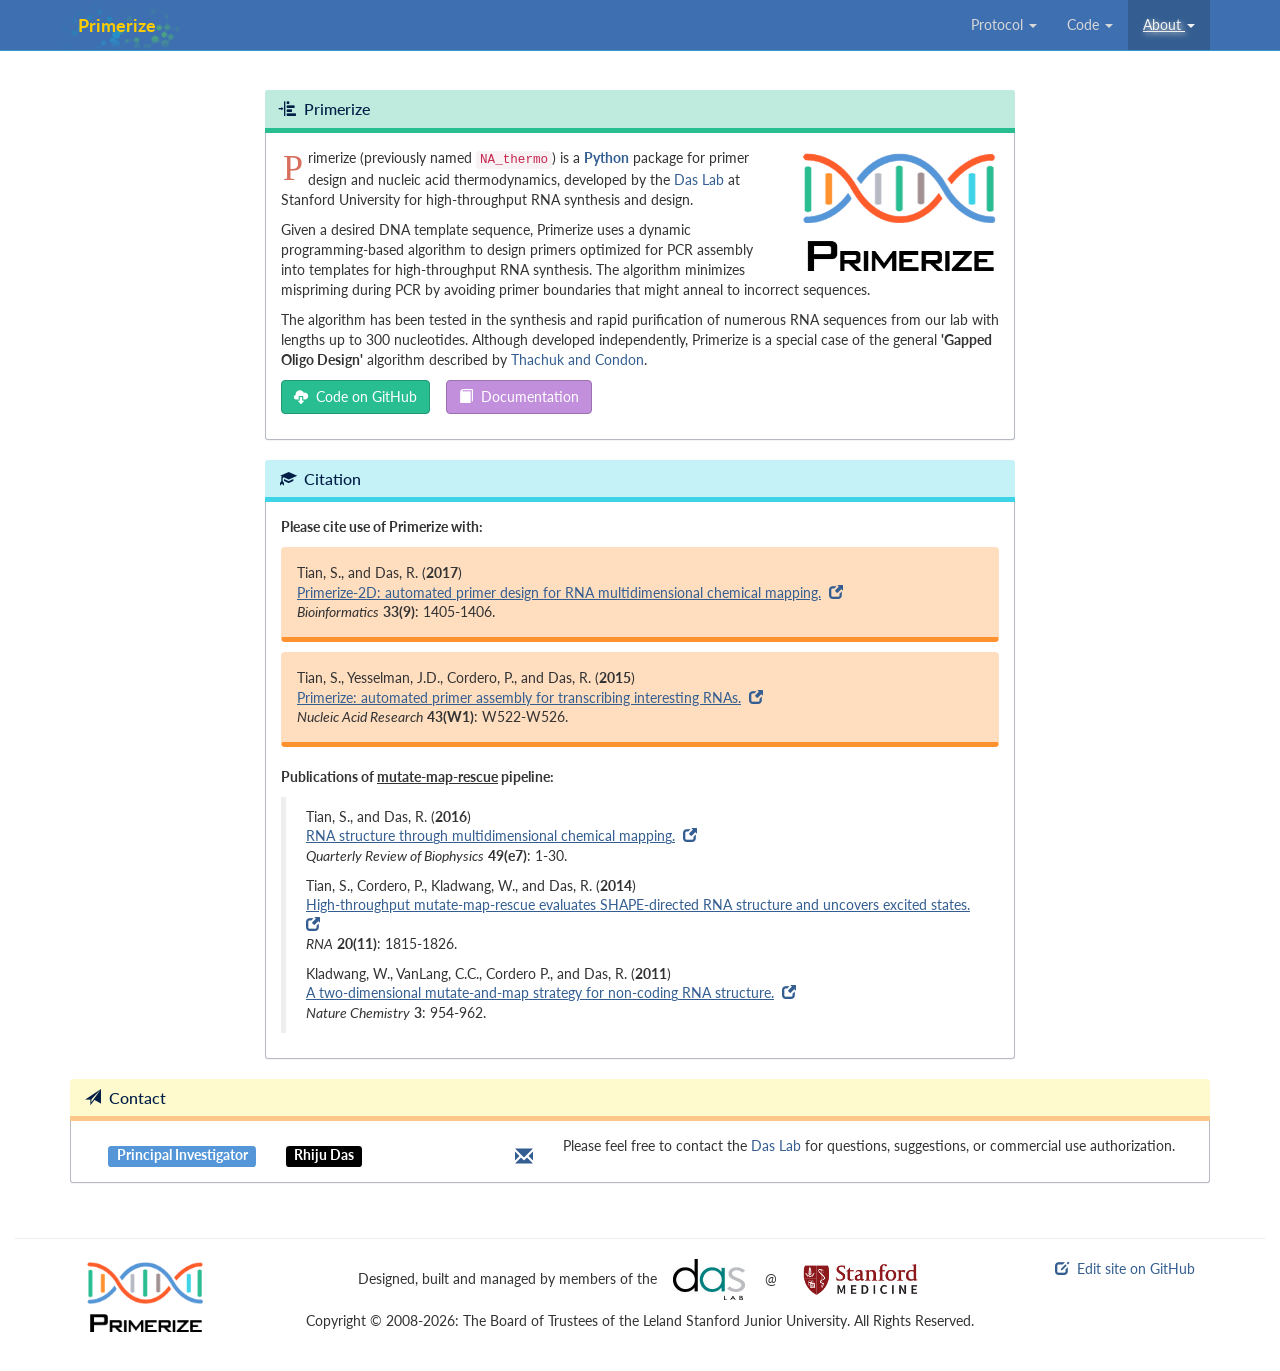
<file: index.html>
<!DOCTYPE html>
<html xmlns="http://www.w3.org/1999/xhtml">
  <head>
    <meta http-equiv="Content-Type" content="text/html; charset=UTF-8">
    <meta name="viewport" content="width=device-width, initial-scale=1">
    <title>Primerize: Primer Design for PCR Assembly</title>
    <link rel="shortcut icon" type="image/gif" href="/assets/images/icon_primerize.png" />
    <link rel="icon" type="image/gif" href="/assets/images/icon_primerize.png" />
    <link rel="stylesheet" href="/assets/css/bootstrap.min.css">
    <link rel="stylesheet" href="/assets/css/theme.css">
    <link rel="stylesheet" href="/assets/css/palette.css">
    <script src="/assets/js/jquery.min.js"></script>
    <script src="/assets/js/bootstrap.min.js"></script>
    <script>
      $(document).ready(function() {
        var today = new Date();
        $("#cp_year").text(today.getFullYear());
        $(".dropdown").hover(
          function(){ $(this).addClass("open"); },
          function(){ $(this).removeClass("open"); }
        );
        $("#top").on("click", function(event) {
          event.preventDefault();
          $("html, body").stop().animate({"scrollTop": 0}, 250);
        });
        if (window.location.hash) {
          setTimeout(function() {
            $('html, body').animate({"scrollTop": $(window.location.hash).offset().top - 75}, 500);
          }, 100);
        }
      });
    </script>
  </head>

  <body>
    <div class="navbar navbar-fixed-top" role="navigation" id="navbar">
      <div class="container">
        <div class="navbar-header">
          <button type="button" class="navbar-toggle" data-toggle="collapse" data-target=".navbar-collapse">
            <span class="sr-only">Toggle navigation</span>
            <span class="icon-bar"></span>
            <span class="icon-bar"></span>
            <span class="icon-bar"></span>
          </button>
          <a class="navbar-brand" href="/">&nbsp;&nbsp;<span>Primerize</span>&nbsp;&nbsp;</a>
        </div>

        <div class="collapse navbar-collapse navbar-right">
          <ul class="nav navbar-nav" id="nav">
            <li class="dropdown" id="nav_protocol">
              <a href="/protocol/" class="dropdown-toggle" role="button">
                Protocol <span class="caret"></span>
              </a>
              <ul class="dropdown-menu nav nav-pills nav-stacked" role="menu">
                <li class="li-danger"><a href="/protocol/#pipe"><span class="glyphicon glyphicon-bookmark"></span>&nbsp;&nbsp;Pipeline Overview</a></li>
                <li class="divider"></li>
                <li class="li-magenta"><a href="/protocol/#temp_design"><span class="glyphicon glyphicon-edit"></span>&nbsp;&nbsp;Section #1: DNA Template Design</a></li>
                <li class="li-violet"><a href="/protocol/#IDT"><span class="glyphicon glyphicon-shopping-cart"></span>&nbsp;&nbsp;Section #2: IDT Oligo Ordering</a></li>
                <li class="li-dark-red"><a href="/protocol/#PCR"><span class="glyphicon glyphicon-transfer"></span>&nbsp;&nbsp;Section #3: PCR Assembly Protocol</a></li>
                <li class="li-brown"><a href="/protocol/#TX"><span class="glyphicon glyphicon-random"></span>&nbsp;&nbsp;Section #4: <i>In Vitro</i> Transcription</a></li>
                <li class="li-orange"><a href="/protocol/#par_prep"><span class="glyphicon glyphicon-th"></span>&nbsp;&nbsp;Section #5: Massively Parallel Preparation</a></li>
              </ul>
            </li>
            <li class="dropdown" id="nav_code">
              <a href="/code/" class="dropdown-toggle" role="button">
                Code <span class="caret"></span>
              </a>
              <ul class="dropdown-menu nav nav-pills nav-stacked" role="menu">
                <li class="li-lime"><a href="https://github.com/ribokit/Primerize" target="_blank" rel="noopener noreferrer external"><span class="glyphicon glyphicon-cloud-download"></span>&nbsp;&nbsp;GitHub</a></li>
                <li class="li-teal"><a href="https://ribokit.github.io/Primerize/" target="_blank" rel="noopener noreferrer external"><span class="glyphicon glyphicon-book"></span>&nbsp;&nbsp;Documentation</a></li>
              </ul>
            </li>
            <li class="dropdown active" id="nav_about">
              <a href="/" class="dropdown-toggle" role="button">
                About <span class="caret"></span>
              </a>
              <ul class="dropdown-menu nav nav-pills nav-stacked" role="menu">
                <li class="li-success"><a href="/#primerize"><span class="glyphicon glyphicon-indent-left"></span>&nbsp;&nbsp;Primerize</a></li>
                <li class="li-warning"><a href="/#citation"><span class="glyphicon glyphicon-education"></span>&nbsp;&nbsp;Citations</a></li>
                <li class="li-gray"><a href="/#contact"><span class="glyphicon glyphicon-send"></span>&nbsp;&nbsp;Contact</a></li>
              </ul>
            </li>
          </ul>
        </div>
      </div>
    </div>

    <div>
      <div class="starter-template">
        <div class="container theme-showcase" role="main">

          <div class="row">
            <div class="col-lg-8 col-md-8 col-sm-10 col-xs-12 col-lg-offset-2 col-md-offset-2 col-sm-offset-1">

              <div class="panel panel-success" id="primerize">
                <div class="panel-heading">
                  <h2 class="panel-title"><span class="glyphicon glyphicon-indent-left"></span>&nbsp;&nbsp;Primerize</h2>
                </div>
                <div class="panel-body">
                  <img src="/assets/images/logo_primerize.png" style="clear:both;float:right;padding-left:20px;" height="128"/>
                  <p class="cap">
                    Primerize (previously named <code>NA_thermo</code>) is a <a href="https://www.python.org/" target="_blank" rel="noopener noreferrer external"><b>Python</b></a> package for primer design and nucleic acid thermodynamics, developed by the <a href="https://daslab.stanford.edu/" target="_blank" rel="noopener noreferrer external">Das Lab</a> at Stanford University for high-throughput RNA synthesis and design.
                  </p>
                  <p>
                    Given a desired DNA template sequence, Primerize uses a dynamic programming-based algorithm to design primers optimized for PCR assembly into templates for high-throughput RNA synthesis. The algorithm minimizes mispriming during PCR by avoiding primer boundaries that might anneal to incorrect sequences.
                  </p>
                  <p>
                    The algorithm has been tested in the synthesis and rapid purification of numerous RNA sequences from our lab with lengths up to 300 nucleotides. Although developed independently, Primerize is a special case of the general <b>'Gapped Oligo Design'</b> algorithm described by <a href="http://ieeexplore.ieee.org/xpls/abs_all.jsp?arnumber=4375554" target="_blank" rel="noopener noreferrer external">Thachuk and Condon</a>.
                  </p>
                  <p>
                    <a href="https://github.com/ribokit/Primerize" target="_blank" rel="noopener noreferrer external" class="btn btn-success">
                      <span class="glyphicon glyphicon-cloud-download"></span>&nbsp;&nbsp;Code on GitHub
                    </a>
                    &nbsp;&nbsp;
                    <a href="https://ribokit.github.io/Primerize/" target="_blank" rel="noopener noreferrer external" class="btn btn-info">
                      <span class="glyphicon glyphicon-book"></span>&nbsp;&nbsp;Documentation
                    </a>
                  </p>
                </div>
              </div>

            </div>
          </div>

          <div class="row">
            <div class="col-lg-8 col-md-8 col-sm-10 col-xs-12 col-lg-offset-2 col-md-offset-2 col-sm-offset-1">

              <div class="panel panel-info" id="citation">
                <div class="panel-heading">
                  <h2 class="panel-title"><span class="glyphicon glyphicon-education"></span>&nbsp;&nbsp;Citation</h2>
                </div>
                <div class="panel-body">
                  <b>Please cite use of Primerize with:</b>
                  <br/>
                  <blockquote class="h5 alert alert-orange" style="margin-bottom: 0px">
                    <p>
                      Tian, S., and Das, R. (<b>2017</b>)
                      <br/>
                      <a href="https://academic.oup.com/bioinformatics/article-abstract/33/9/1405/2801460/Primerize-2D-automated-primer-design-for-RNA" target="_blank" rel="noopener noreferrer external"><u>Primerize-2D: automated primer design for RNA multidimensional chemical mapping.</u>&nbsp;&nbsp;<span class="glyphicon glyphicon-new-window"></span></a>
                      <br/>
                      <i>Bioinformatics</i> <b>33(9)</b>: 1405-1406.
                    </p>
                  </blockquote>
                  <blockquote class="h5 alert alert-orange">
                    <p>
                      Tian, S., Yesselman, J.D., Cordero, P., and Das, R. (<b>2015</b>)
                      <br/>
                      <a href="http://nar.oxfordjournals.org/content/43/W1/W522" target="_blank" rel="noopener noreferrer external"><u>Primerize: automated primer assembly for transcribing interesting RNAs.</u>&nbsp;&nbsp;<span class="glyphicon glyphicon-new-window"></span></a>
                      <br/>
                      <i>Nucleic Acid Research</i> <b>43(W1)</b>: W522-W526.
                    </p>
                  </blockquote>
                  <b>Publications of <u>mutate-map-rescue</u> pipeline:</b>
                  <br/>
                  <blockquote class="h5" style="padding-right: 10px">
                    <p>
                      Tian, S., and Das, R. (<b>2016</b>)
                      <br/>
                      <a href="http://journals.cambridge.org/action/displayAbstract?fromPage=online&aid=10242118&fulltextType=RV&fileId=S0033583516000020" target="_blank" rel="noopener noreferrer external"><u>RNA structure through multidimensional chemical mapping.</u>&nbsp;&nbsp;<span class="glyphicon glyphicon-new-window"></span></a>
                      <br/>
                      <i>Quarterly Review of Biophysics</i> <b>49(e7)</b>: 1-30.
                    </p>
                    <p>
                      Tian, S., Cordero, P., Kladwang, W., and Das, R. (<b>2014</b>)
                      <br/>
                      <a href="http://rnajournal.cshlp.org/content/20/11/1815" target="_blank" rel="noopener noreferrer external"><u>High-throughput mutate-map-rescue evaluates SHAPE-directed RNA structure and uncovers excited states.</u>&nbsp;&nbsp;<span class="glyphicon glyphicon-new-window"></span></a>
                      <br/>
                      <i>RNA</i> <b>20(11)</b>: 1815-1826.
                    </p>
                    <p>
                      Kladwang, W., VanLang, C.C., Cordero P., and Das, R. (<b>2011</b>)
                      <br/>
                      <a href="http://www.nature.com/nchem/journal/v3/n12/full/nchem.1176.html" target="_blank" rel="noopener noreferrer external"><u>A two-dimensional mutate-and-map strategy for non-coding RNA structure.</u>&nbsp;&nbsp;<span class="glyphicon glyphicon-new-window"></span></a>
                      <br/>
                      <i>Nature Chemistry</i> <b>3</b>: 954-962.
                    </p>
                  </blockquote>
                </div>
              </div>

            </div>
          </div>

          <div class="row">
            <div class="col-lg-12 col-md-12 col-sm-12 col-xs-12">
              <div class="panel panel-warning" id="contact">
                <div class="panel-heading">
                  <h2 class="panel-title"><span class="glyphicon glyphicon-send"></span>&nbsp;&nbsp;Contact</h2>
                </div>
                <div class="panel-body">
                  <div class="col-lg-2 col-md-2 col-sm-3 col-xs-4">
                    <h4 style="line-height: 140%;">
                      <span class="label label-primary pull-right">Principal Investigator</span>
                    </h4>
                  </div>
                  <div class="col-lg-3 col-md-3 col-sm-3 col-xs-4">
                    <h4 style="line-height: 140%;">
                      <span class="label label-inverse pull-left">
                        <a href="https://daslab.stanford.edu/" target="_blank" rel="noopener noreferrer external" style="color:#fff;">Rhiju Das</a>
                      </span>
                      <a href="mailto:rhiju@stanford.edu" target="_blank" rel="noopener noreferrer external"><span class="glyphicon glyphicon-envelope pull-right"></span></a>
                    </h4>
                  </div>
                  <div class="col-lg-7 col-md-7 col-sm-6 col-xs-4">
                    <p>Please feel free to contact the <a href="https://daslab.stanford.edu/contact/" target="_blank" rel="noopener noreferrer external">Das Lab</a> for questions, suggestions, or commercial use authorization.</p>
                  </div>
                </div>
              </div>
            </div>
          </div>

        </div>
      </div>
    </div>

    <hr/>
    <div class="starter-template" style="padding: 0px 15px;">
      <div class="container theme-showcase" id="footer">
        <div class="bs-docs-footer">
          <div class="col-lg-2 col-md-2 col-sm-2 hidden-xs">
            <a href="/">
              <img src="/assets/images/logo_primerize.png" width="120px"/>
            </a>
          </div>
          <div class="col-lg-8 col-md-8 col-sm-10 col-xs-12">
            <div class="muted credit center-block text-center" style="padding-bottom:10px;">
              Designed, built and managed by members of the &nbsp;&nbsp;
              <span style="white-space:nowrap; display:inline-block; vertical-align:middle;">
                <a href="https://daslab.stanford.edu/" target="_blank" rel="noopener noreferrer external"><div class="sprite" style="display:inline-block; height:42px; width:72px; vertical-align:middle;"><i class="logo_footer_das"></i></div></a>
                &nbsp;&nbsp;&nbsp;&nbsp;@&nbsp;&nbsp;&nbsp;&nbsp;
                <a href="http://www.stanford.edu/" target="_blank" rel="noopener noreferrer external"><div class="sprite" style="display:inline-block; height:42px; width:126px; vertical-align:middle;"><i class="logo_footer_stanford"></i></div></a>
              </span>
            </div>
            <p class="center-block text-center">
              Copyright &copy;&nbsp;2008-<span id="cp_year"></span>: The Board of Trustees of the Leland Stanford Junior University. All Rights Reserved.
            </p>
          </div>
          <div class="col-lg-2 col-md-2 col-sm-12 col-xs-12">
            <p class="text-right text-center-xs">
              <a href="https://github.com/DasLab/primerize.github.io" target="_blank" rel="noopener noreferrer external"><span class="glyphicon glyphicon-edit"></span>&nbsp;&nbsp;Edit site on GitHub</a>
            </p>
          </div>
        </div>
      </div>
    </div>

    <a href="#" id="top" style="z-index:2000;">
      <div style="position:fixed; display:block; right:-5%; bottom:100px; opacity:0.85; z-index:2000; width:60px; height:60px;"><i class="nav_top"></i></div>
    </a>
  </body>
</html>
</file>
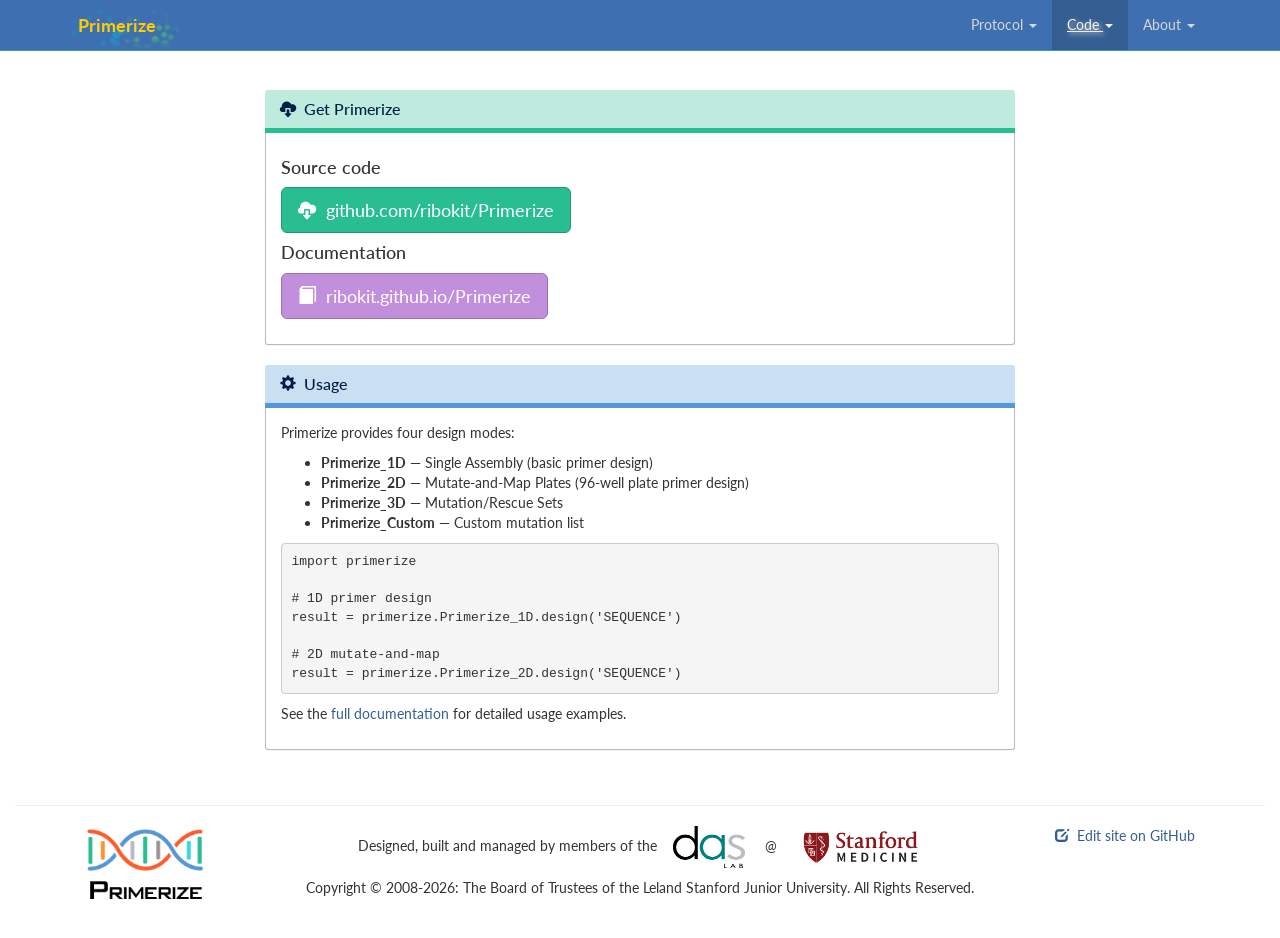
<file: code/index.html>
<!DOCTYPE html>
<html xmlns="http://www.w3.org/1999/xhtml">
  <head>
    <meta http-equiv="Content-Type" content="text/html; charset=UTF-8">
    <meta name="viewport" content="width=device-width, initial-scale=1">
    <title>Primerize: Code</title>
    <link rel="shortcut icon" type="image/gif" href="/assets/images/icon_primerize.png" />
    <link rel="icon" type="image/gif" href="/assets/images/icon_primerize.png" />
    <link rel="stylesheet" href="/assets/css/bootstrap.min.css">
    <link rel="stylesheet" href="/assets/css/theme.css">
    <link rel="stylesheet" href="/assets/css/palette.css">
    <script src="/assets/js/jquery.min.js"></script>
    <script src="/assets/js/bootstrap.min.js"></script>
    <script>
      $(document).ready(function() {
        var today = new Date();
        $("#cp_year").text(today.getFullYear());
        $(".dropdown").hover(
          function(){ $(this).addClass("open"); },
          function(){ $(this).removeClass("open"); }
        );
        $("#top").on("click", function(event) {
          event.preventDefault();
          $("html, body").stop().animate({"scrollTop": 0}, 250);
        });
      });
    </script>
  </head>

  <body>
    <div class="navbar navbar-fixed-top" role="navigation" id="navbar">
      <div class="container">
        <div class="navbar-header">
          <button type="button" class="navbar-toggle" data-toggle="collapse" data-target=".navbar-collapse">
            <span class="sr-only">Toggle navigation</span>
            <span class="icon-bar"></span>
            <span class="icon-bar"></span>
            <span class="icon-bar"></span>
          </button>
          <a class="navbar-brand" href="/">&nbsp;&nbsp;<span>Primerize</span>&nbsp;&nbsp;</a>
        </div>

        <div class="collapse navbar-collapse navbar-right">
          <ul class="nav navbar-nav" id="nav">
            <li class="dropdown" id="nav_protocol">
              <a href="/protocol/" class="dropdown-toggle" role="button">
                Protocol <span class="caret"></span>
              </a>
              <ul class="dropdown-menu nav nav-pills nav-stacked" role="menu">
                <li class="li-danger"><a href="/protocol/#pipe"><span class="glyphicon glyphicon-bookmark"></span>&nbsp;&nbsp;Pipeline Overview</a></li>
                <li class="divider"></li>
                <li class="li-magenta"><a href="/protocol/#temp_design"><span class="glyphicon glyphicon-edit"></span>&nbsp;&nbsp;Section #1: DNA Template Design</a></li>
                <li class="li-violet"><a href="/protocol/#IDT"><span class="glyphicon glyphicon-shopping-cart"></span>&nbsp;&nbsp;Section #2: IDT Oligo Ordering</a></li>
                <li class="li-dark-red"><a href="/protocol/#PCR"><span class="glyphicon glyphicon-transfer"></span>&nbsp;&nbsp;Section #3: PCR Assembly Protocol</a></li>
                <li class="li-brown"><a href="/protocol/#TX"><span class="glyphicon glyphicon-random"></span>&nbsp;&nbsp;Section #4: <i>In Vitro</i> Transcription</a></li>
                <li class="li-orange"><a href="/protocol/#par_prep"><span class="glyphicon glyphicon-th"></span>&nbsp;&nbsp;Section #5: Massively Parallel Preparation</a></li>
              </ul>
            </li>
            <li class="dropdown active" id="nav_code">
              <a href="/code/" class="dropdown-toggle" role="button">
                Code <span class="caret"></span>
              </a>
              <ul class="dropdown-menu nav nav-pills nav-stacked" role="menu">
                <li class="li-lime"><a href="https://github.com/ribokit/Primerize" target="_blank" rel="noopener noreferrer external"><span class="glyphicon glyphicon-cloud-download"></span>&nbsp;&nbsp;GitHub</a></li>
                <li class="li-teal"><a href="https://ribokit.github.io/Primerize/" target="_blank" rel="noopener noreferrer external"><span class="glyphicon glyphicon-book"></span>&nbsp;&nbsp;Documentation</a></li>
              </ul>
            </li>
            <li class="dropdown" id="nav_about">
              <a href="/" class="dropdown-toggle" role="button">
                About <span class="caret"></span>
              </a>
              <ul class="dropdown-menu nav nav-pills nav-stacked" role="menu">
                <li class="li-success"><a href="/#primerize"><span class="glyphicon glyphicon-indent-left"></span>&nbsp;&nbsp;Primerize</a></li>
                <li class="li-warning"><a href="/#citation"><span class="glyphicon glyphicon-education"></span>&nbsp;&nbsp;Citations</a></li>
                <li class="li-gray"><a href="/#contact"><span class="glyphicon glyphicon-send"></span>&nbsp;&nbsp;Contact</a></li>
              </ul>
            </li>
          </ul>
        </div>
      </div>
    </div>

    <div>
      <div class="starter-template">
        <div class="container theme-showcase" role="main">

          <div class="row">
            <div class="col-lg-8 col-md-8 col-sm-8 col-xs-12 col-lg-offset-2 col-md-offset-2 col-sm-offset-2">

              <div class="panel panel-success">
                <div class="panel-heading">
                  <h2 class="panel-title"><span class="glyphicon glyphicon-cloud-download"></span>&nbsp;&nbsp;Get Primerize</h2>
                </div>
                <div class="panel-body">
                  <h4>Source code</h4>
                  <p>
                    <a href="https://github.com/ribokit/Primerize" target="_blank" rel="noopener noreferrer external" class="btn btn-success btn-lg">
                      <span class="glyphicon glyphicon-cloud-download"></span>&nbsp;&nbsp;github.com/ribokit/Primerize
                    </a>
                  </p>

                  <h4>Documentation</h4>
                  <p>
                    <a href="https://ribokit.github.io/Primerize/" target="_blank" rel="noopener noreferrer external" class="btn btn-info btn-lg">
                      <span class="glyphicon glyphicon-book"></span>&nbsp;&nbsp;ribokit.github.io/Primerize
                    </a>
                  </p>
                </div>
              </div>

              <div class="panel panel-primary">
                <div class="panel-heading">
                  <h2 class="panel-title"><span class="glyphicon glyphicon-cog"></span>&nbsp;&nbsp;Usage</h2>
                </div>
                <div class="panel-body">
                  <p>Primerize provides four design modes:</p>
                  <ul>
                    <li><b>Primerize_1D</b> &mdash; Single Assembly (basic primer design)</li>
                    <li><b>Primerize_2D</b> &mdash; Mutate-and-Map Plates (96-well plate primer design)</li>
                    <li><b>Primerize_3D</b> &mdash; Mutation/Rescue Sets</li>
                    <li><b>Primerize_Custom</b> &mdash; Custom mutation list</li>
                  </ul>
                  <pre><code>import primerize

# 1D primer design
result = primerize.Primerize_1D.design('SEQUENCE')

# 2D mutate-and-map
result = primerize.Primerize_2D.design('SEQUENCE')
</code></pre>
                  <p>See the <a href="https://ribokit.github.io/Primerize/" target="_blank" rel="noopener noreferrer external">full documentation</a> for detailed usage examples.</p>
                </div>
              </div>

            </div>
          </div>

        </div>
      </div>
    </div>

    <hr/>
    <div class="starter-template" style="padding: 0px 15px;">
      <div class="container theme-showcase" id="footer">
        <div class="bs-docs-footer">
          <div class="col-lg-2 col-md-2 col-sm-2 hidden-xs">
            <a href="/"><img src="/assets/images/logo_primerize.png" width="120px"/></a>
          </div>
          <div class="col-lg-8 col-md-8 col-sm-10 col-xs-12">
            <div class="muted credit center-block text-center" style="padding-bottom:10px;">
              Designed, built and managed by members of the &nbsp;&nbsp;
              <span style="white-space:nowrap; display:inline-block; vertical-align:middle;">
                <a href="https://daslab.stanford.edu/" target="_blank" rel="noopener noreferrer external"><div class="sprite" style="display:inline-block; height:42px; width:72px; vertical-align:middle;"><i class="logo_footer_das"></i></div></a>
                &nbsp;&nbsp;&nbsp;&nbsp;@&nbsp;&nbsp;&nbsp;&nbsp;
                <a href="http://www.stanford.edu/" target="_blank" rel="noopener noreferrer external"><div class="sprite" style="display:inline-block; height:42px; width:126px; vertical-align:middle;"><i class="logo_footer_stanford"></i></div></a>
              </span>
            </div>
            <p class="center-block text-center">
              Copyright &copy;&nbsp;2008-<span id="cp_year"></span>: The Board of Trustees of the Leland Stanford Junior University. All Rights Reserved.
            </p>
          </div>
          <div class="col-lg-2 col-md-2 col-sm-12 col-xs-12">
            <p class="text-right text-center-xs">
              <a href="https://github.com/DasLab/primerize.github.io" target="_blank" rel="noopener noreferrer external"><span class="glyphicon glyphicon-edit"></span>&nbsp;&nbsp;Edit site on GitHub</a>
            </p>
          </div>
        </div>
      </div>
    </div>

    <a href="#" id="top" style="z-index:2000;">
      <div style="position:fixed; display:block; right:-5%; bottom:100px; opacity:0.85; z-index:2000; width:60px; height:60px;"><i class="nav_top"></i></div>
    </a>
  </body>
</html>
</file>
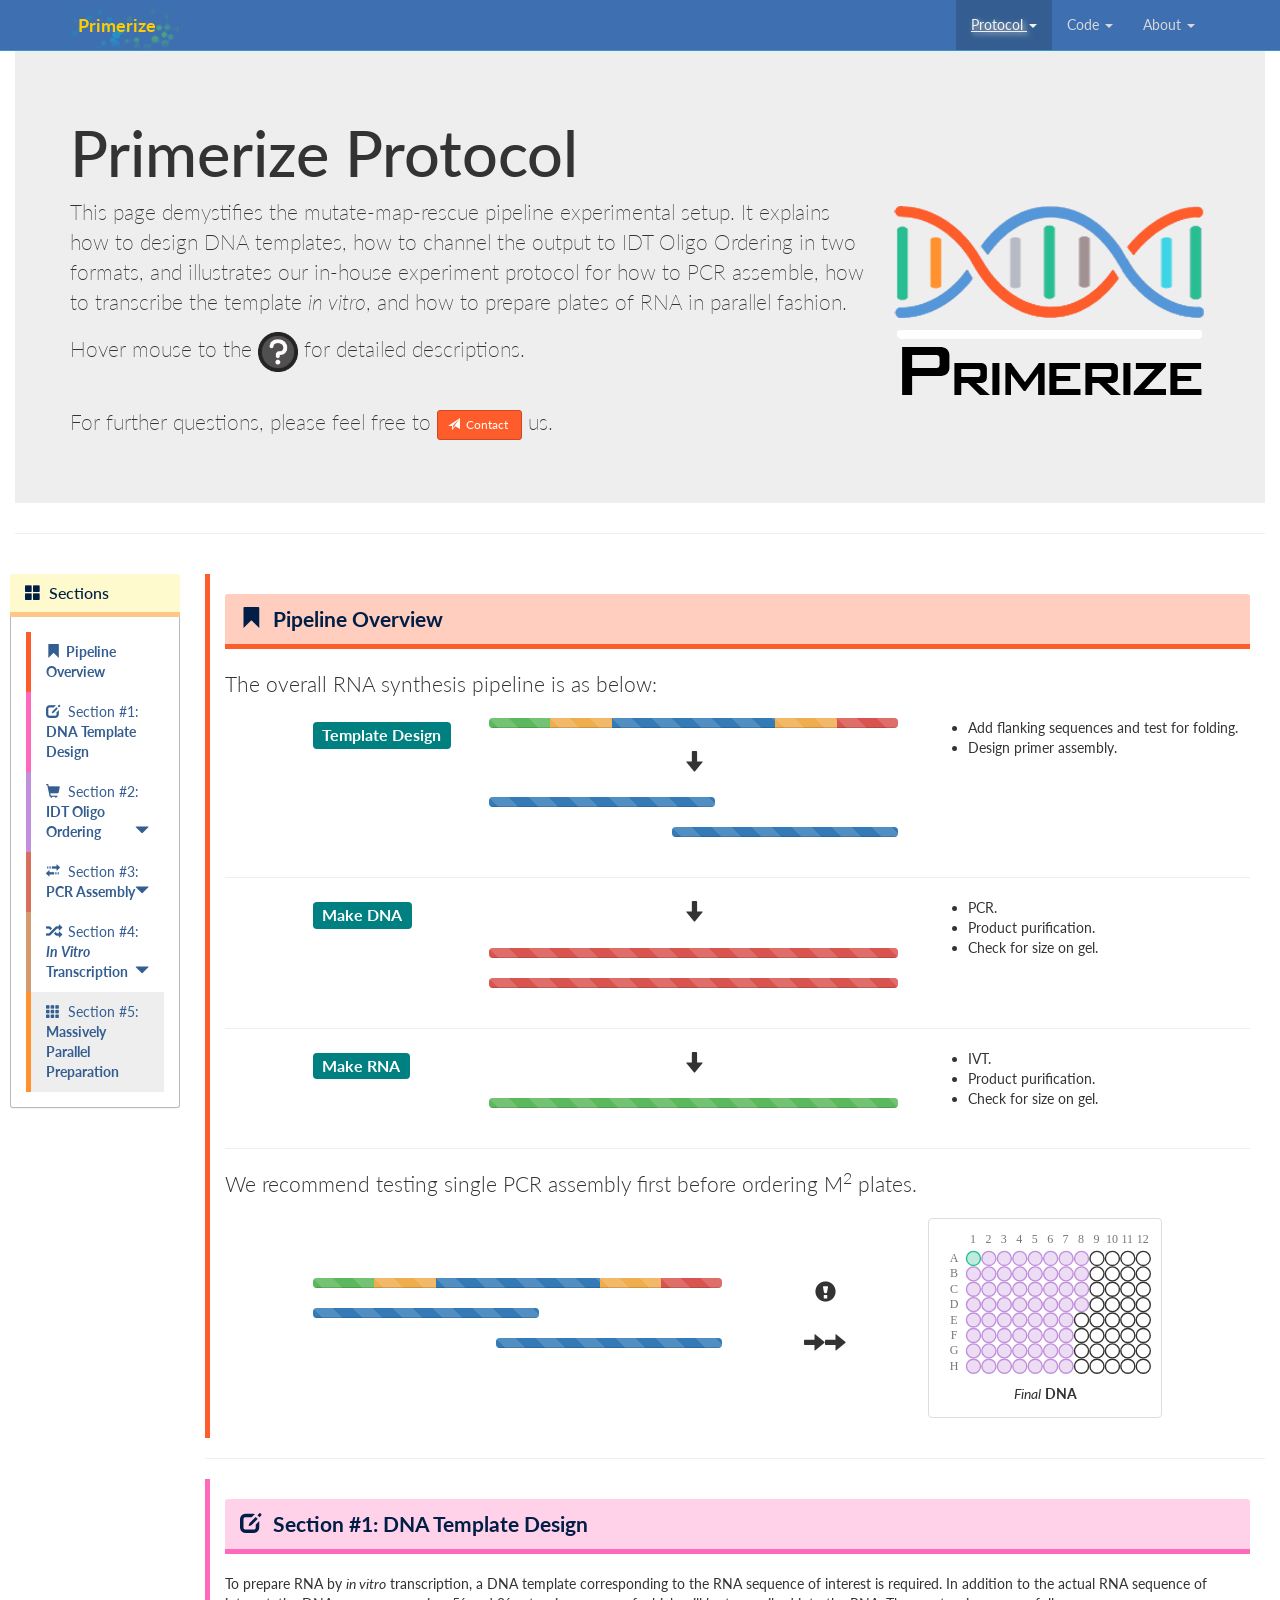
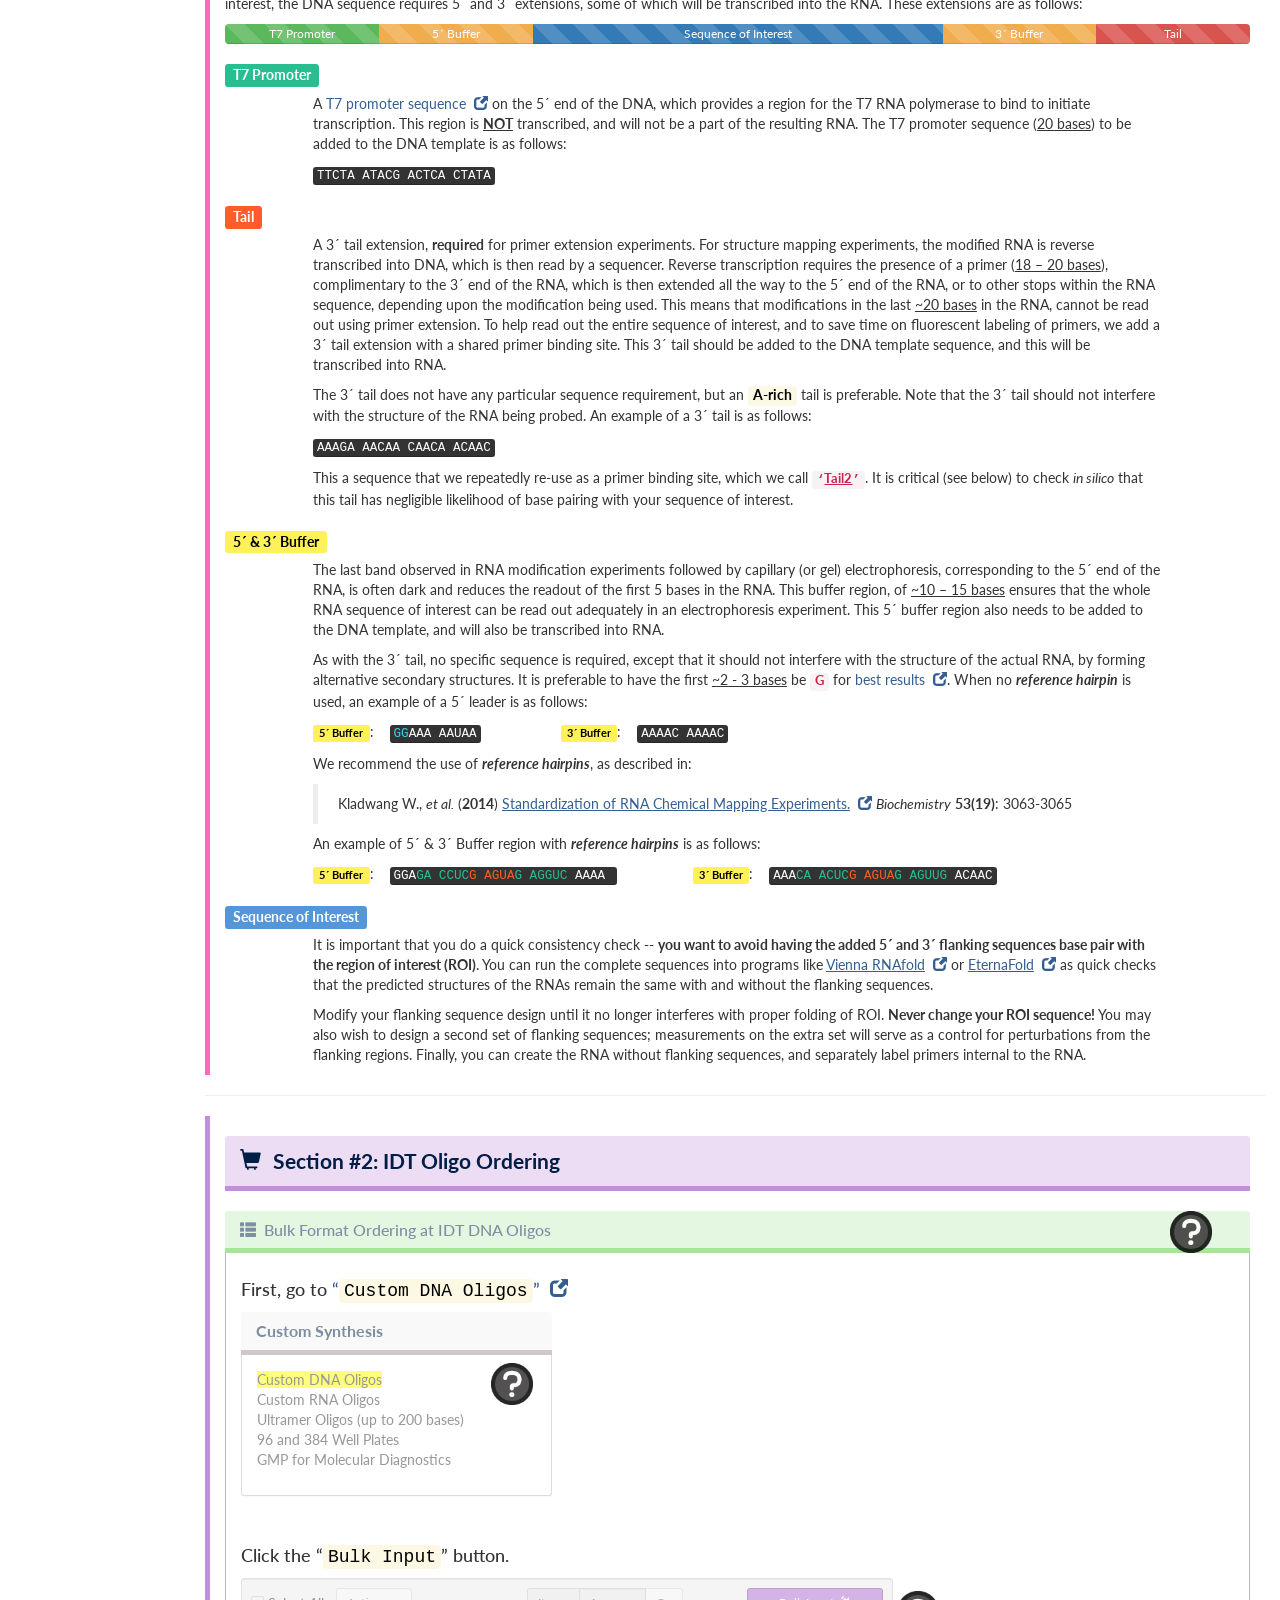
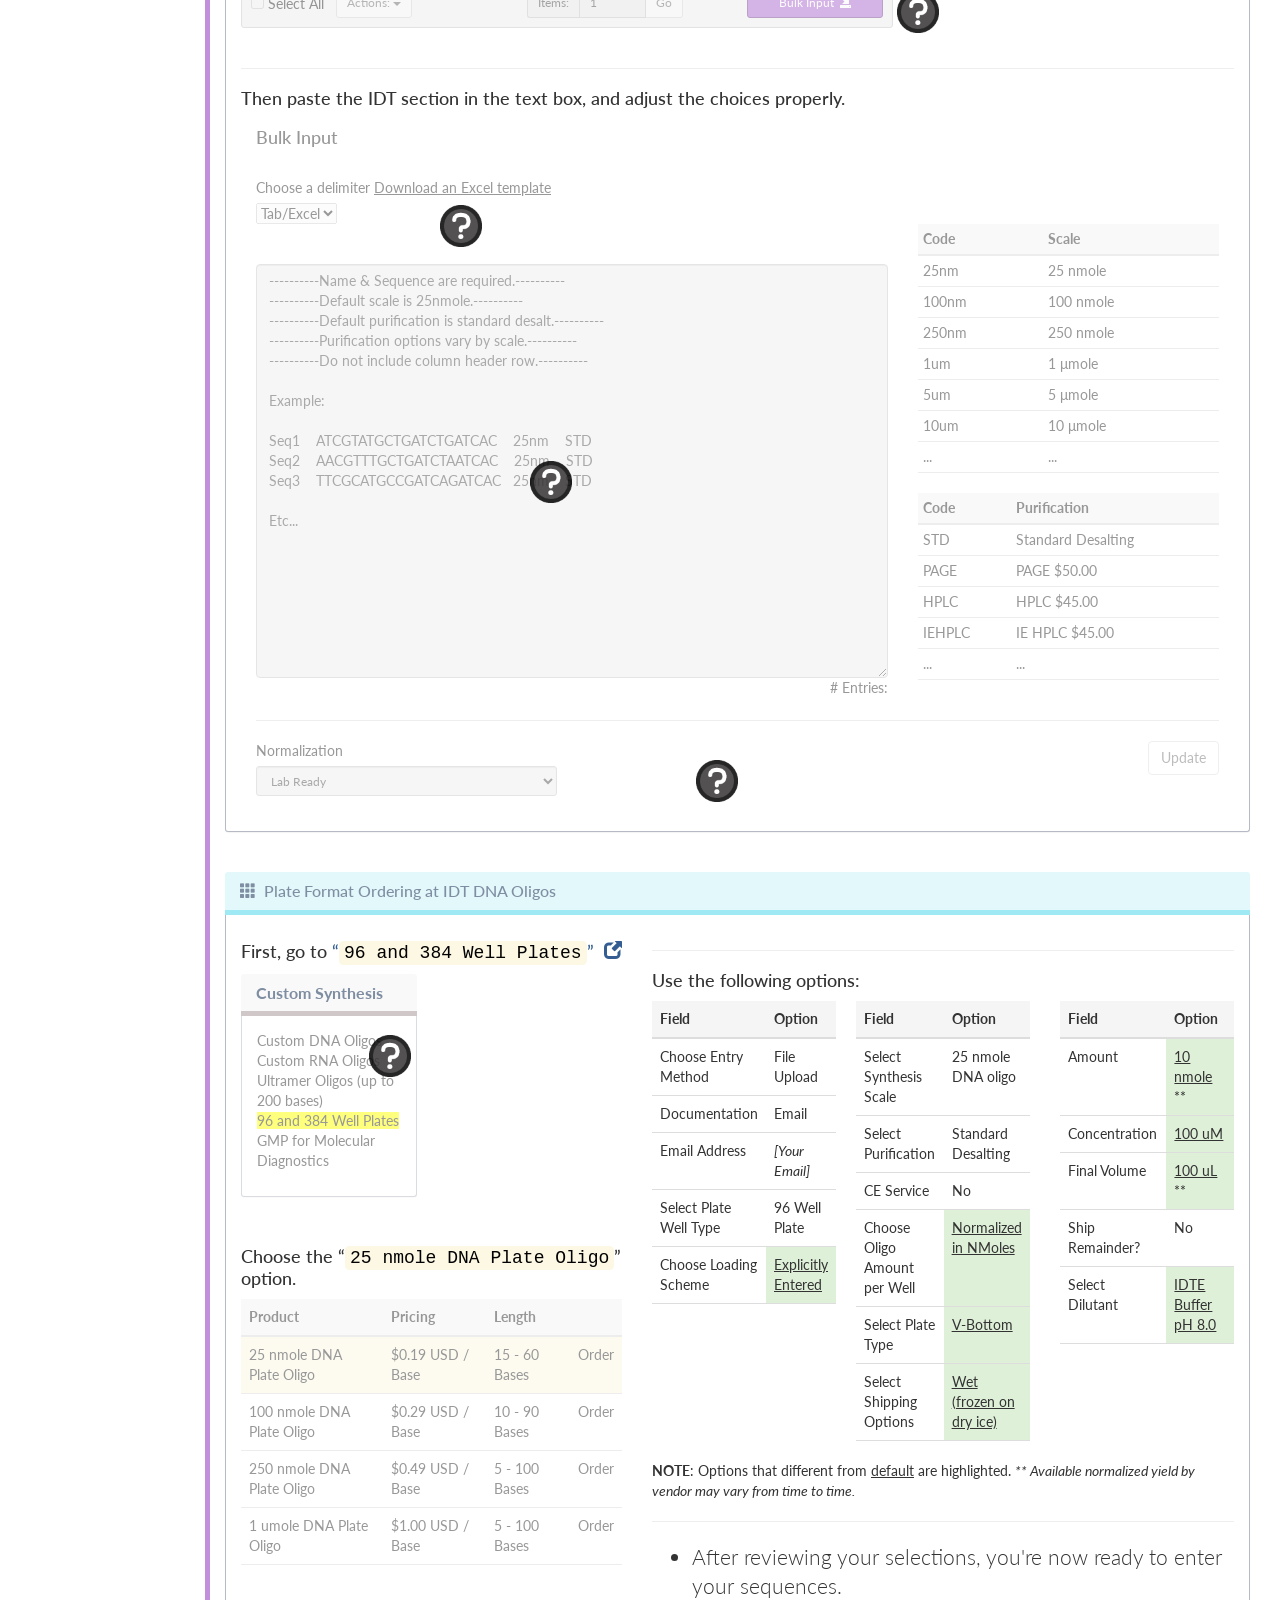
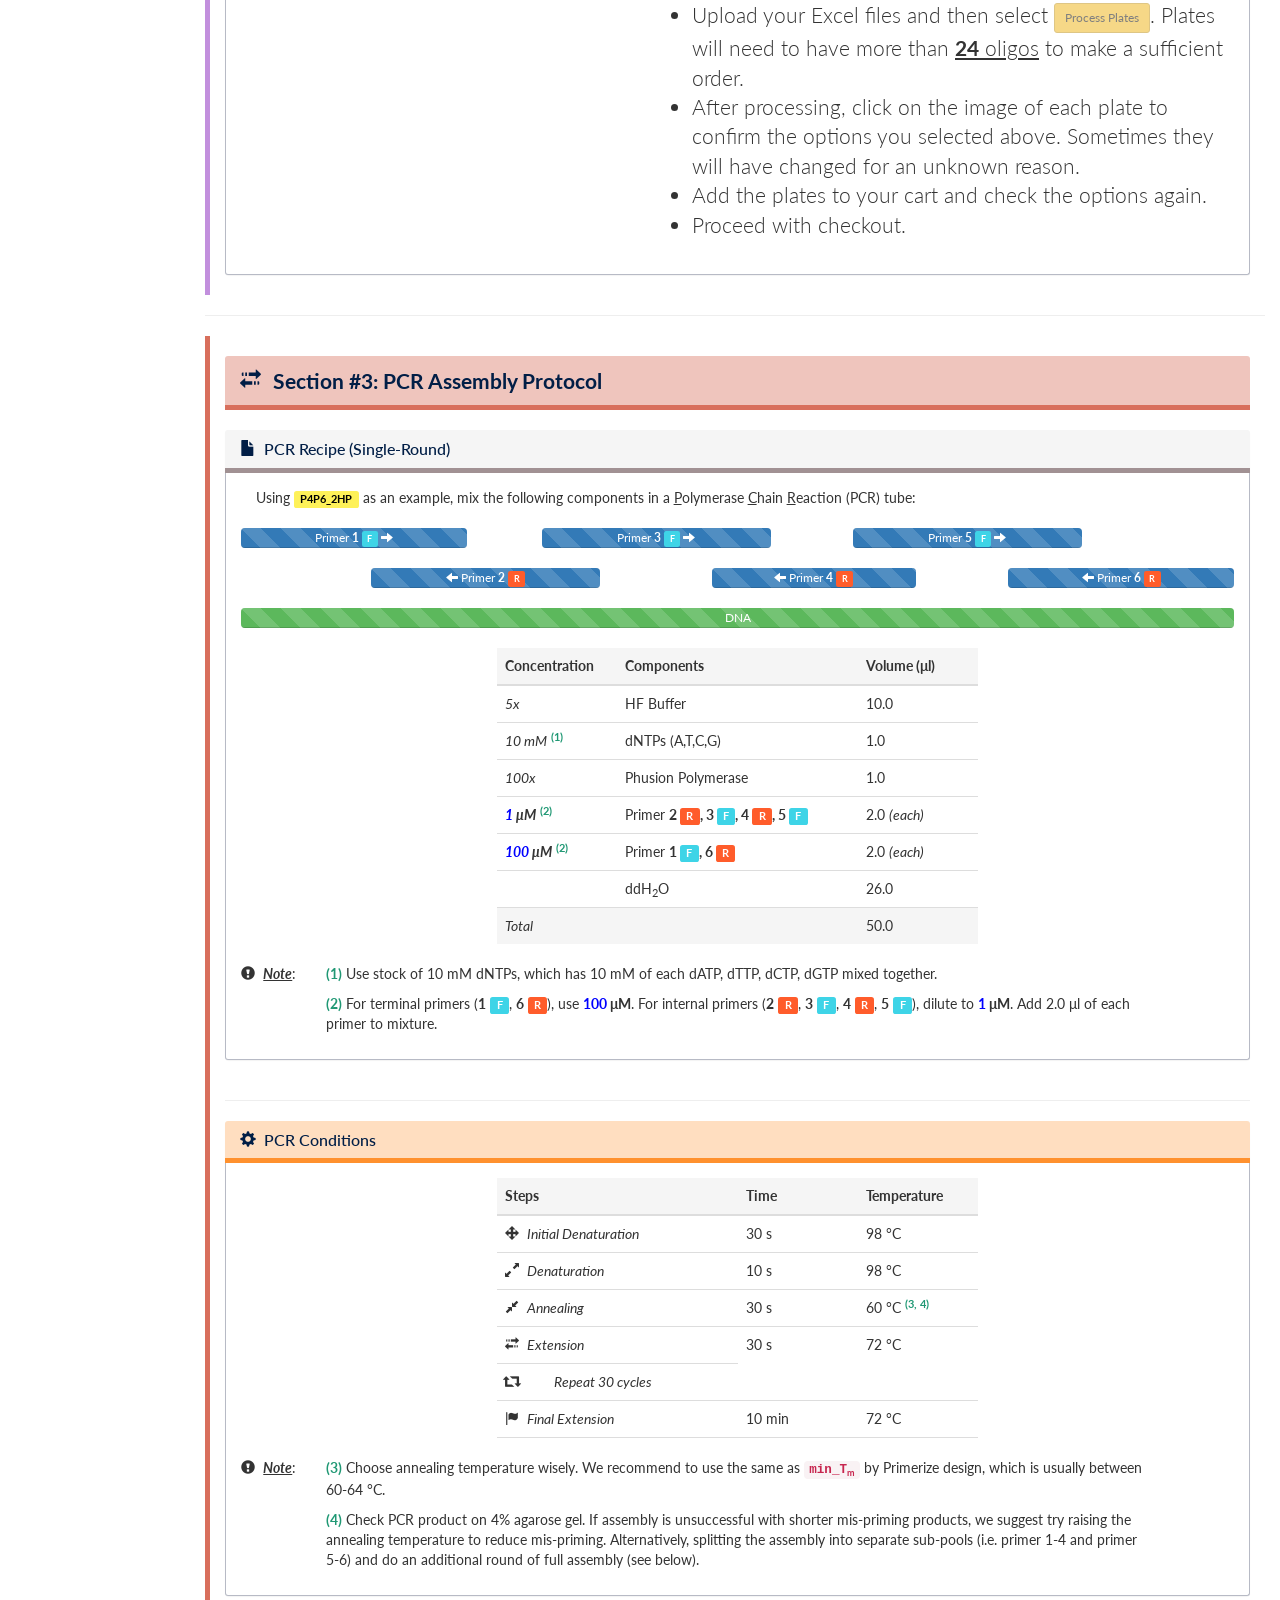
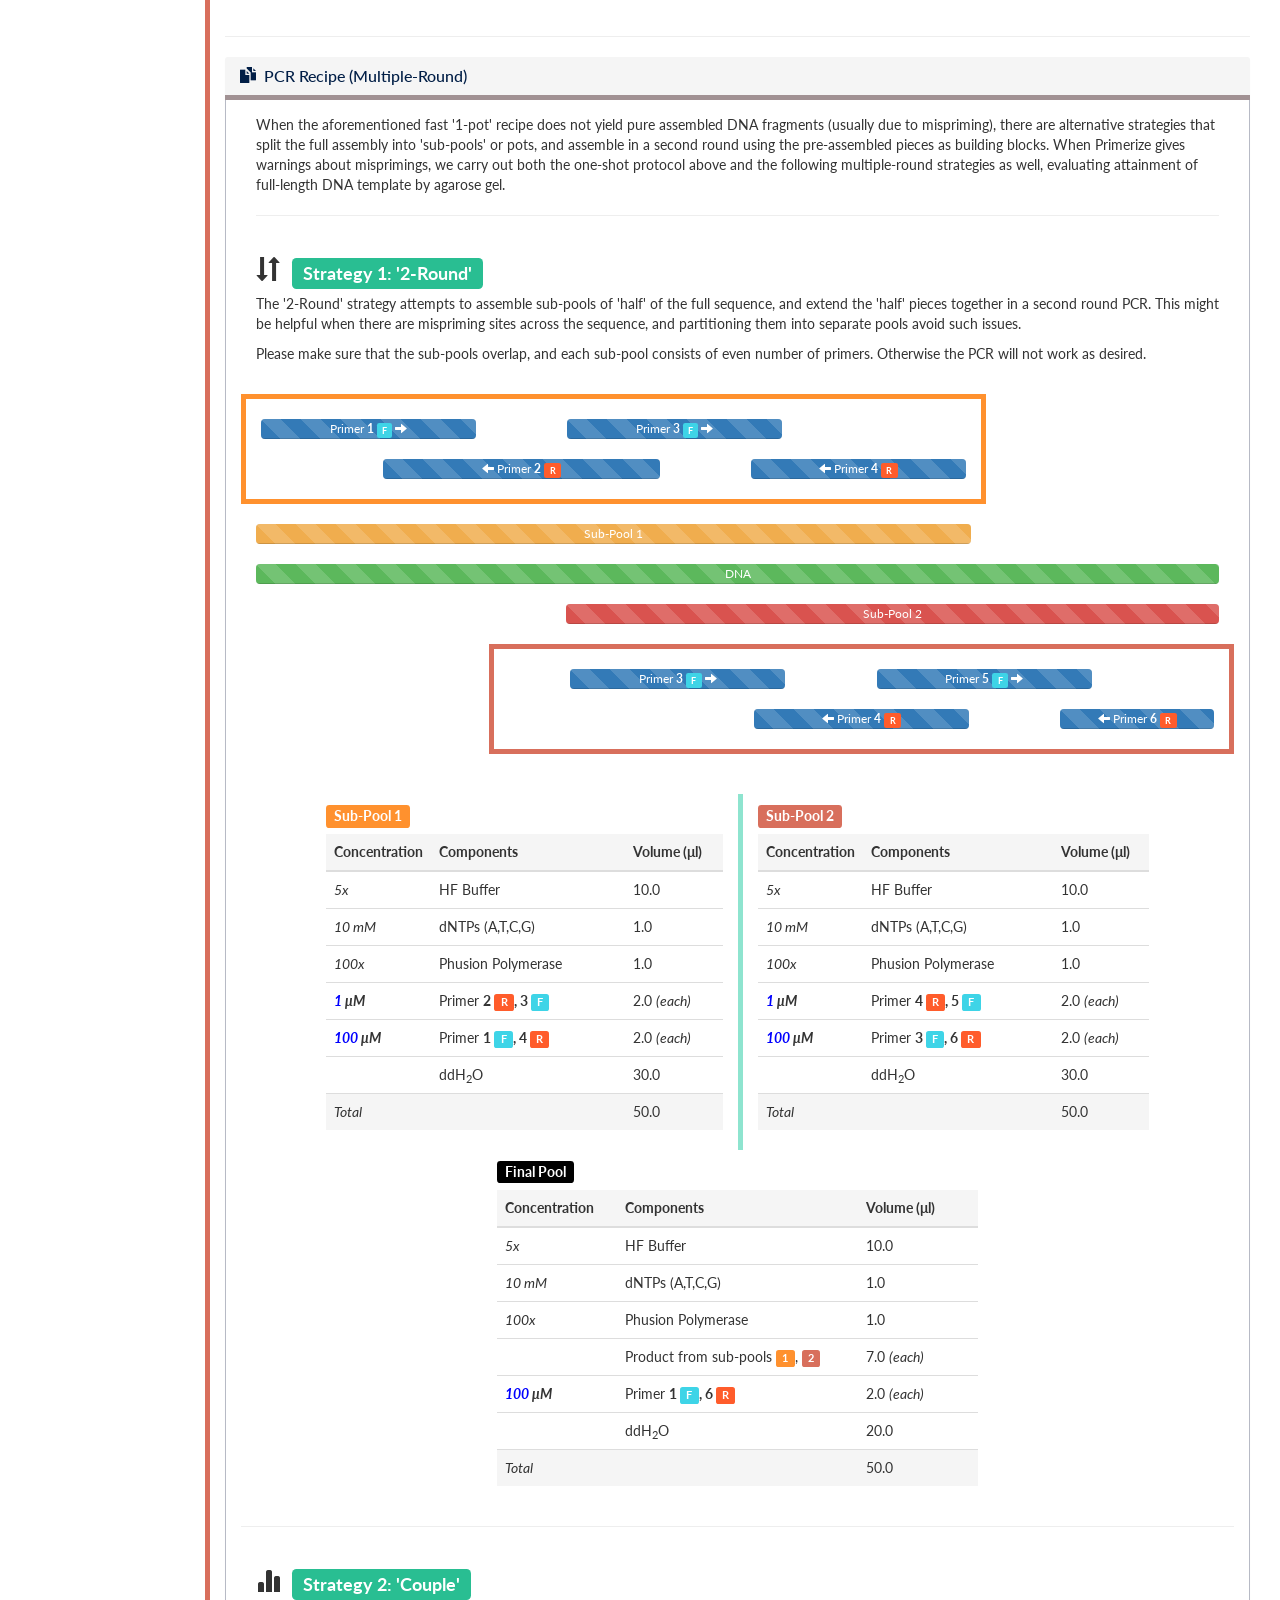
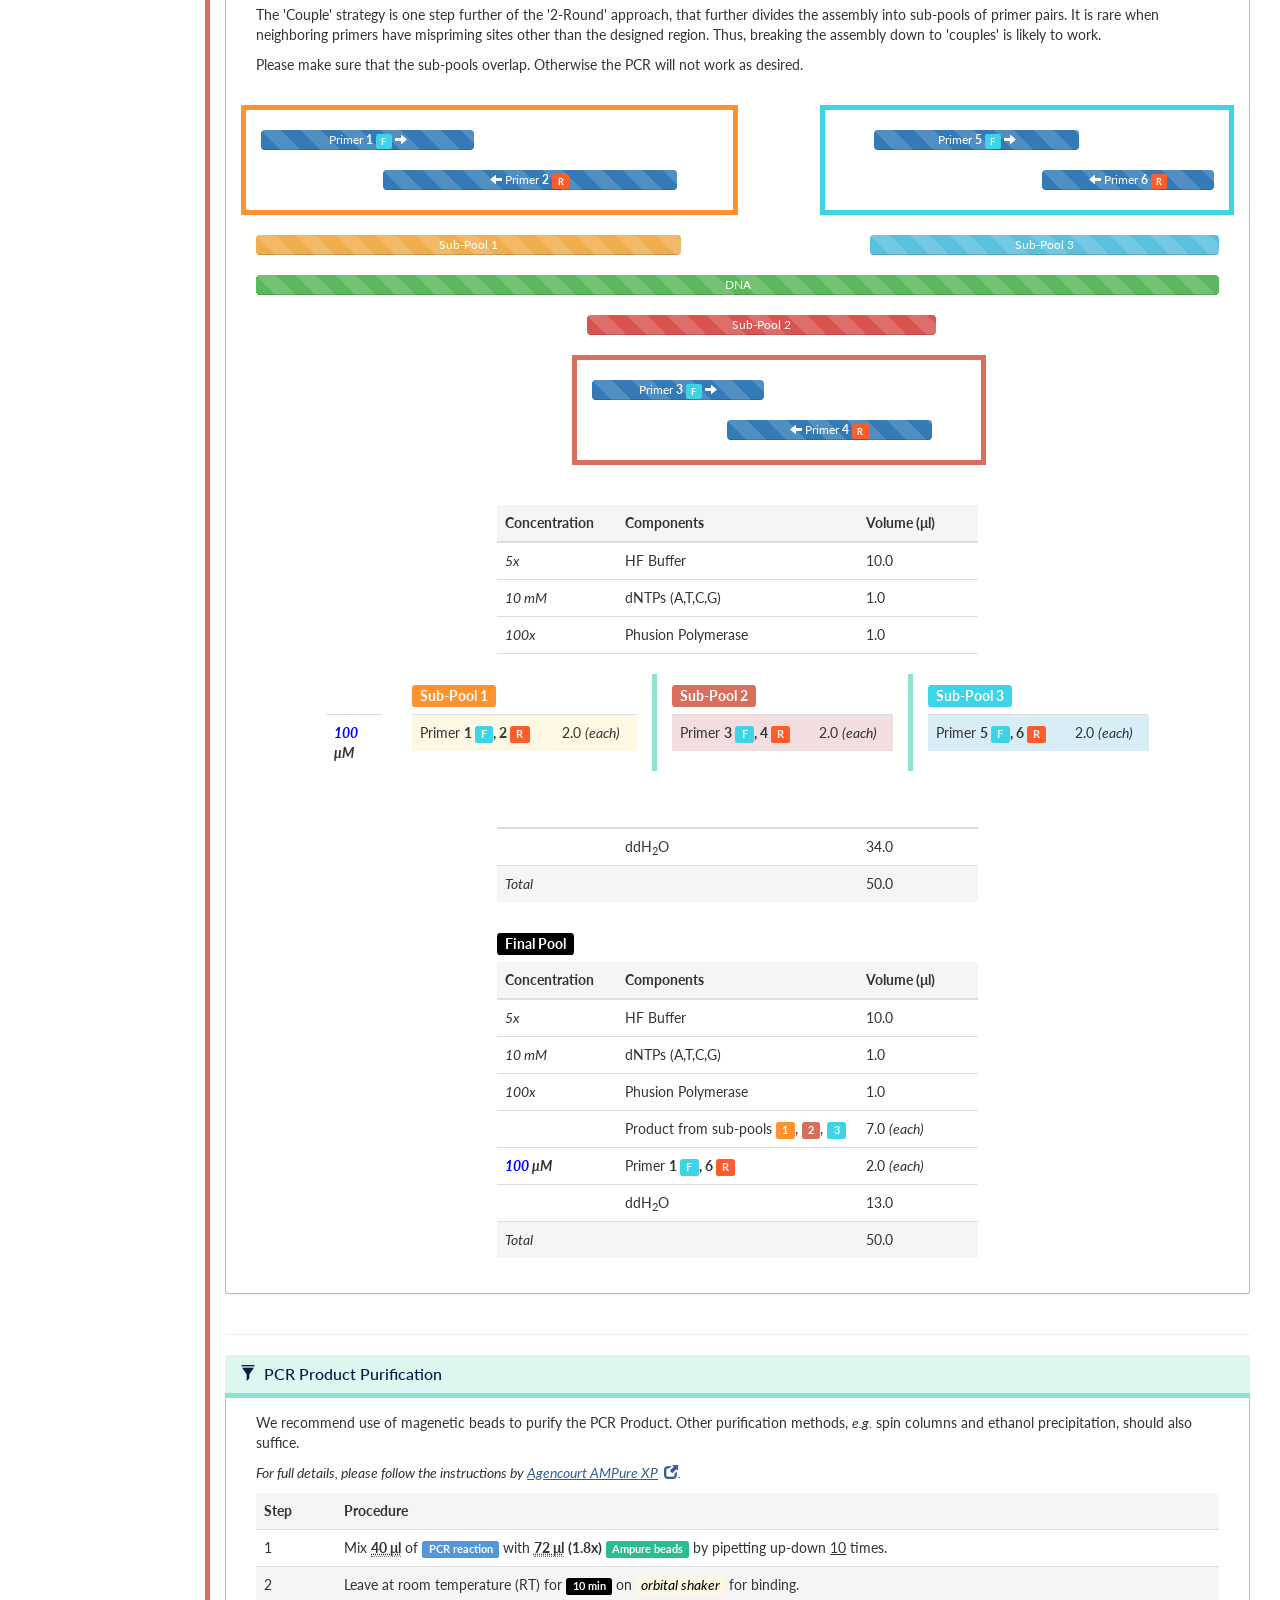
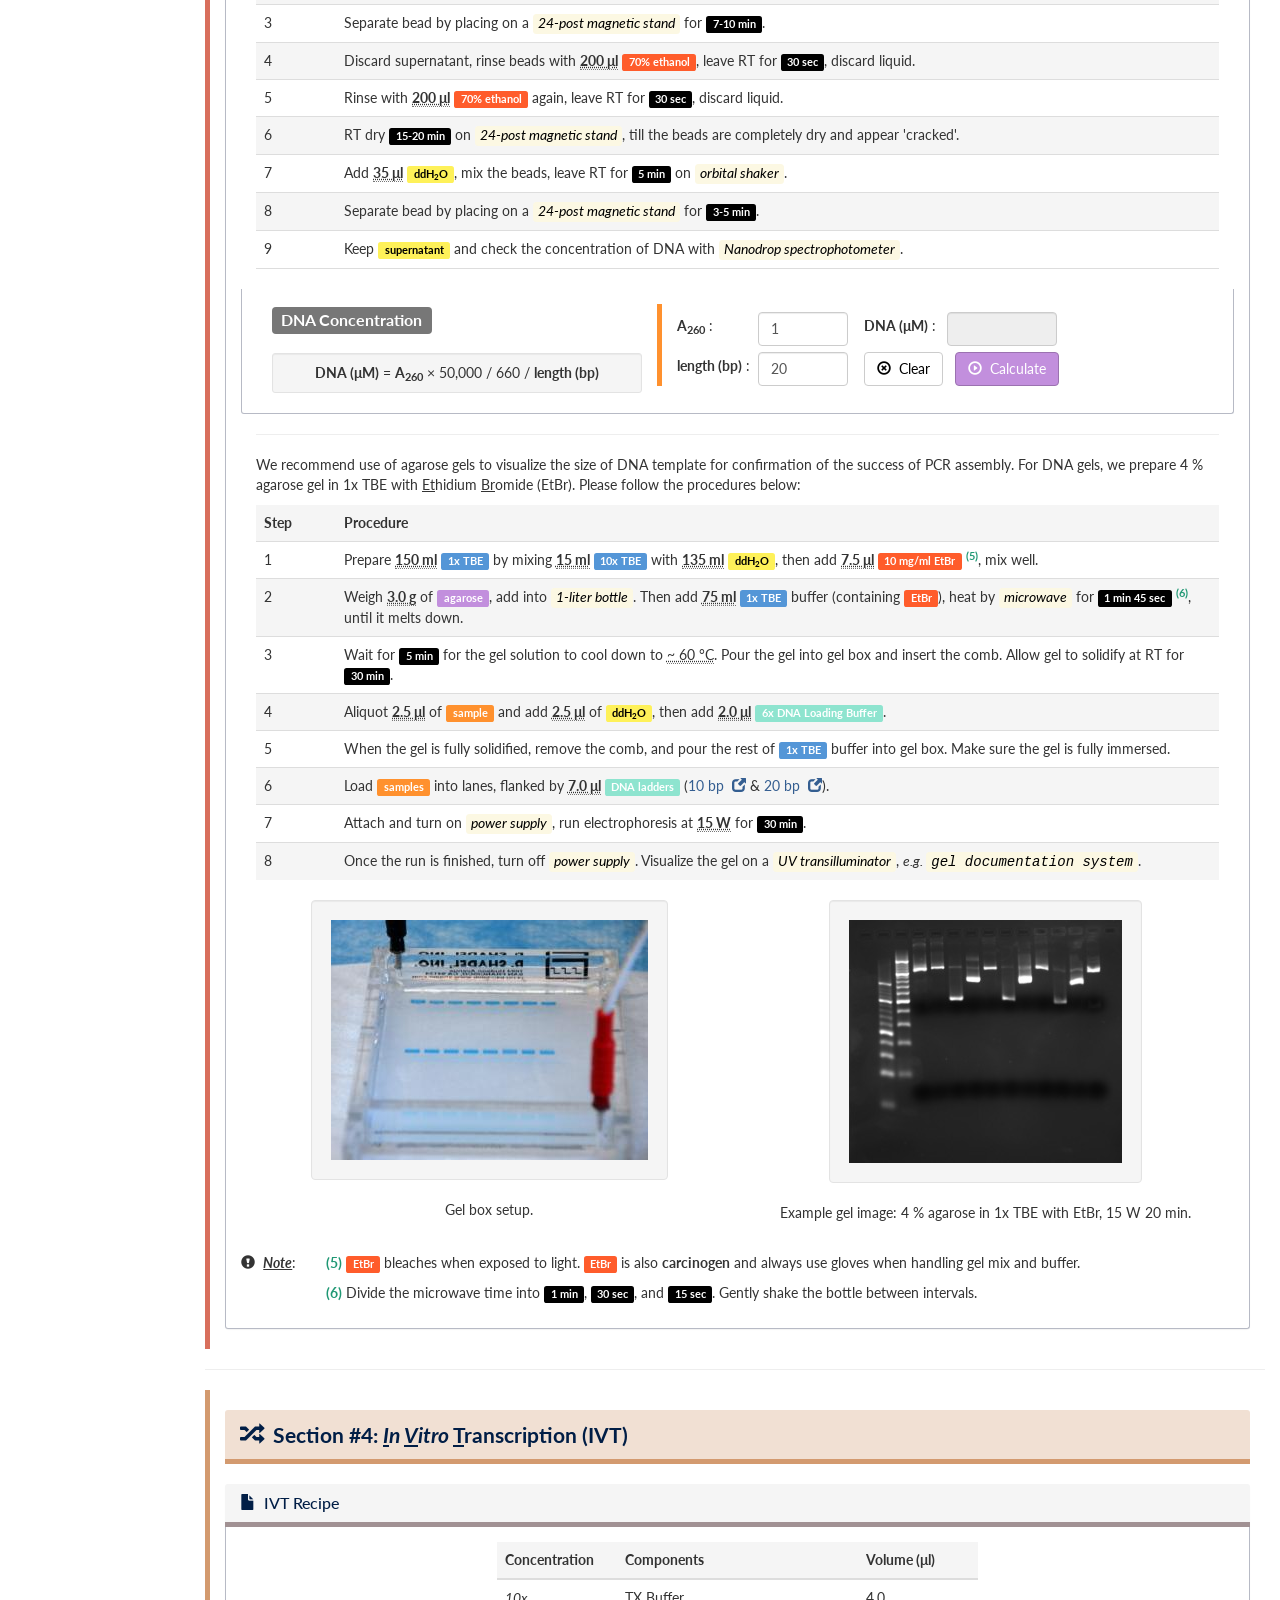
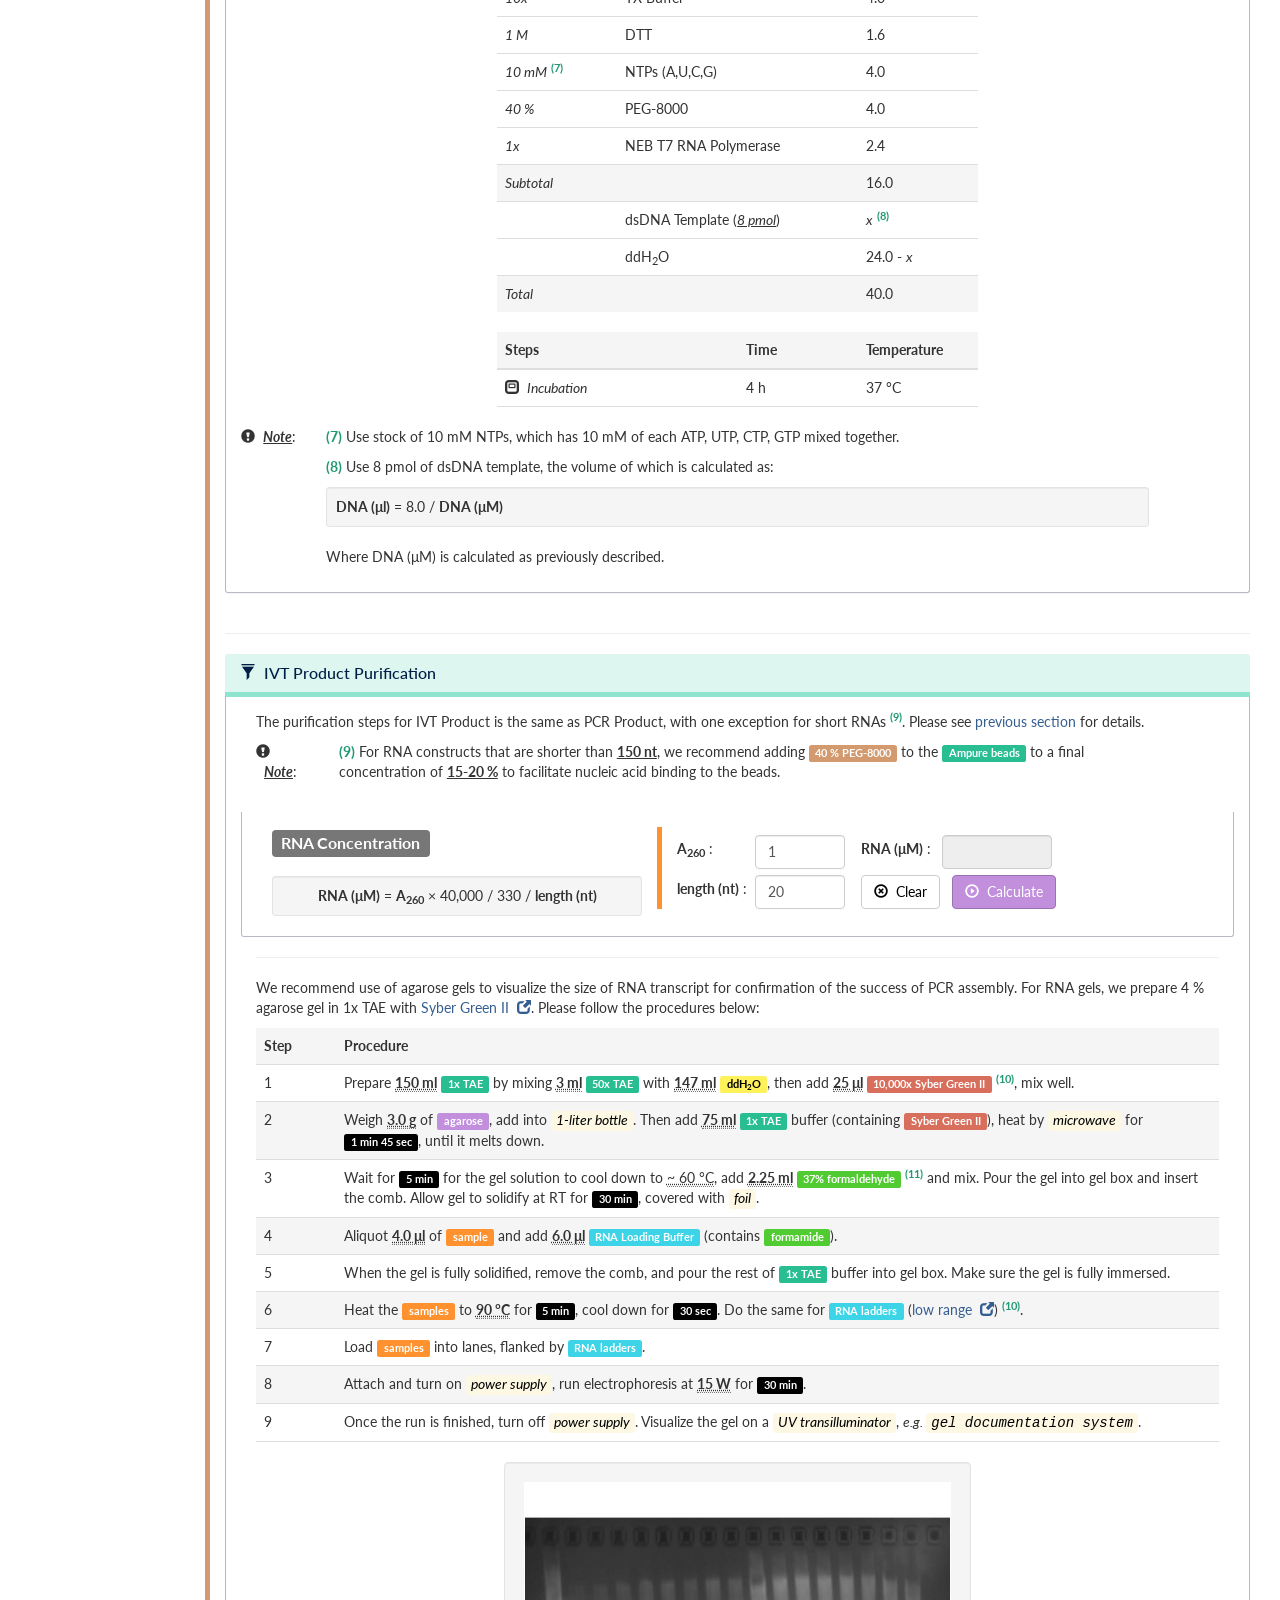
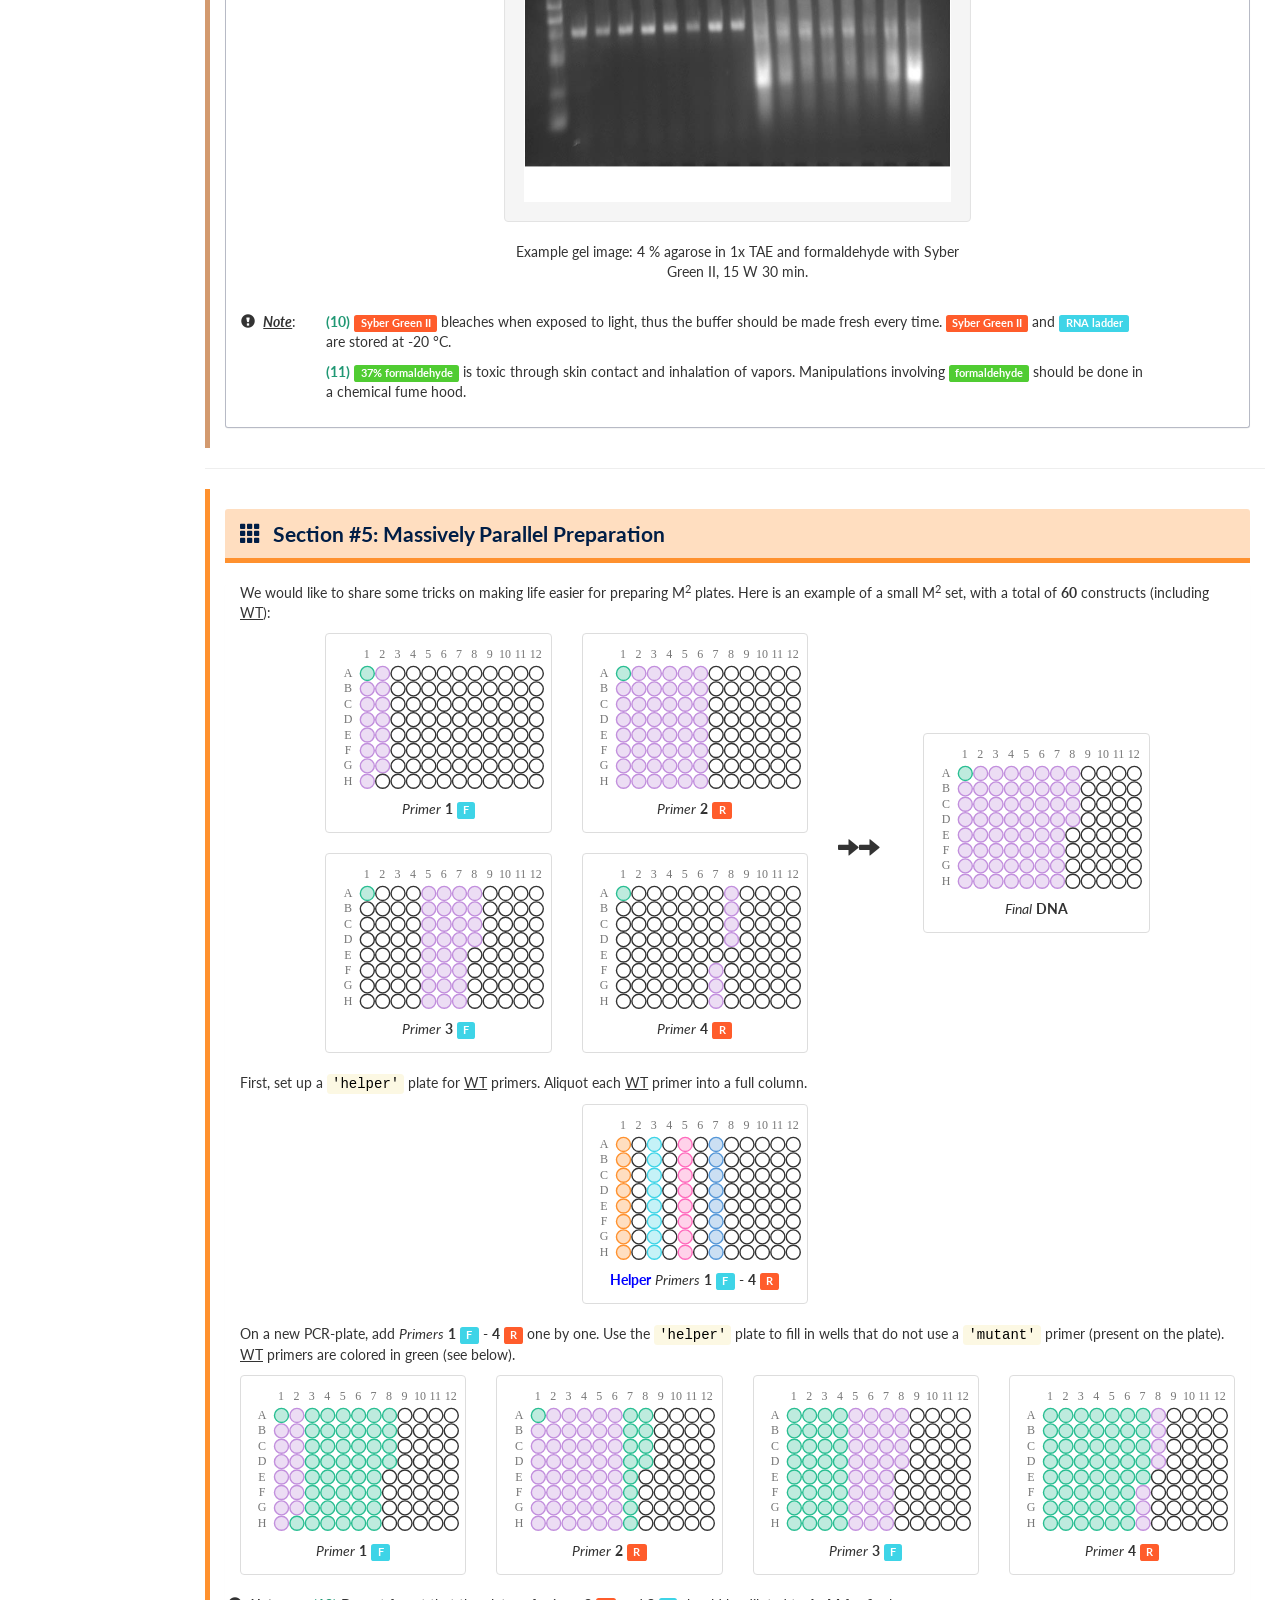
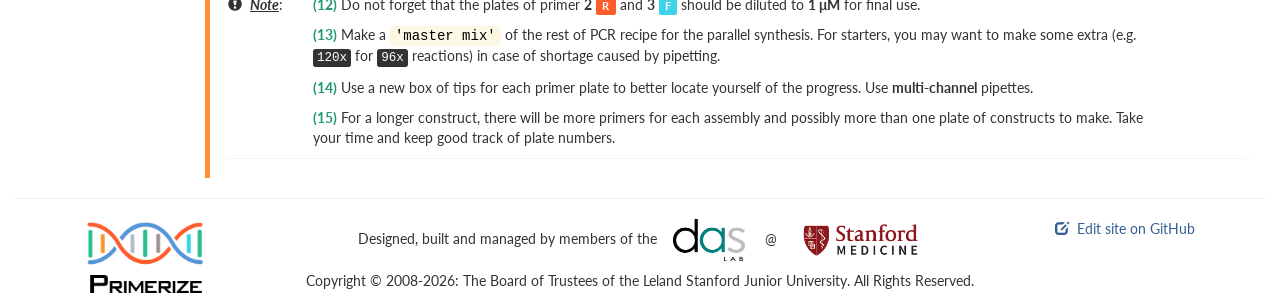
<file: protocol/index.html>
<!DOCTYPE html>
<html xmlns="http://www.w3.org/1999/xhtml">
  <head>
    <meta http-equiv="Content-Type" content="text/html; charset=UTF-8">
    <meta name="viewport" content="width=device-width, initial-scale=1">
    <title>Primerize: Protocol</title>
    <link rel="shortcut icon" type="image/gif" href="/assets/images/icon_primerize.png" />
    <link rel="icon" type="image/gif" href="/assets/images/icon_primerize.png" />
    <link rel="stylesheet" href="/assets/css/bootstrap.min.css">
    <link rel="stylesheet" href="/assets/css/theme.css">
    <link rel="stylesheet" href="/assets/css/palette.css">
    <link rel="stylesheet" href="/assets/css/code.css">
    <script src="/assets/js/jquery.min.js"></script>
    <script src="/assets/js/bootstrap.min.js"></script>
    <script>
      $(document).ready(function() {
        var today = new Date();
        $("#cp_year").text(today.getFullYear());
        $(".dropdown").hover(
          function(){ $(this).addClass("open"); },
          function(){ $(this).removeClass("open"); }
        );
        $("#top").on("click", function(event) {
          event.preventDefault();
          $("html, body").stop().animate({"scrollTop": 0}, 250);
        });
        $("[data-toggle='popover']").popover({trigger: "hover"});
        $("[data-toggle='tooltip']").tooltip();
        if (window.location.hash) {
          setTimeout(function() {
            $('html, body').animate({"scrollTop": $(window.location.hash).offset().top - 75}, 500);
          }, 100);
        }
        // Sidebar scrollspy
        $(window).on("scroll", function() {
          var scrollTop = $(this).scrollTop() + 80;
          $(".scroll_nav a").each(function() {
            var href = $(this).attr("href");
            if (href && href.startsWith("#")) {
              var target = $(href);
              if (target.length && target.offset().top <= scrollTop) {
                $(".scroll_nav li").removeClass("active");
                $(this).parent().addClass("active");
              }
            }
          });
        });

        // DNA concentration calculator
        $("#calc_DNA").on("click", function() {
          var a260 = parseFloat($("#A260_DNA").val());
          var len  = parseFloat($("#l_DNA").val());
          if (!isNaN(a260) && !isNaN(len) && len > 0) {
            $("#conc_DNA").val((a260 * 50000 / 660 / len).toPrecision(4));
          }
        });
        $("#clc_DNA").on("click", function() {
          $("#A260_DNA").val(""); $("#l_DNA").val(""); $("#conc_DNA").val("");
        });

        // RNA concentration calculator
        $("#calc_RNA").on("click", function() {
          var a260 = parseFloat($("#A260_RNA").val());
          var len  = parseFloat($("#l_RNA").val());
          if (!isNaN(a260) && !isNaN(len) && len > 0) {
            $("#conc_RNA").val((a260 * 40000 / 330 / len).toPrecision(4));
          }
        });
        $("#clc_RNA").on("click", function() {
          $("#A260_RNA").val(""); $("#l_RNA").val(""); $("#conc_RNA").val("");
        });
      });
    </script>
    <style>
      #categories { padding-top: 20px; }
      #categories .row { display: flex; align-items: flex-start; }
      #side { float: none; width: 190px; flex-shrink: 0; position: sticky; top: 75px; padding: 0 10px; }
      #main { float: none; flex: 1; min-width: 0; padding: 0 15px; }
      @media (max-width: 991px) { #side { display: none; } #main { width: 100%; } }
    </style>
  </head>

  <body>
    <div class="navbar navbar-fixed-top" role="navigation" id="navbar">
      <div class="container">
        <div class="navbar-header">
          <button type="button" class="navbar-toggle" data-toggle="collapse" data-target=".navbar-collapse">
            <span class="sr-only">Toggle navigation</span>
            <span class="icon-bar"></span>
            <span class="icon-bar"></span>
            <span class="icon-bar"></span>
          </button>
          <a class="navbar-brand" href="/">&nbsp;&nbsp;<span>Primerize</span>&nbsp;&nbsp;</a>
        </div>
        <div class="collapse navbar-collapse navbar-right">
          <ul class="nav navbar-nav" id="nav">
            <li class="dropdown active" id="nav_protocol">
              <a href="/protocol/" class="dropdown-toggle" role="button">
                Protocol <span class="caret"></span>
              </a>
              <ul class="dropdown-menu nav nav-pills nav-stacked" role="menu">
                <li class="li-danger"><a href="/protocol/#pipe"><span class="glyphicon glyphicon-bookmark"></span>&nbsp;&nbsp;Pipeline Overview</a></li>
                <li class="divider"></li>
                <li class="li-magenta"><a href="/protocol/#temp_design"><span class="glyphicon glyphicon-edit"></span>&nbsp;&nbsp;Section #1: DNA Template Design</a></li>
                <li class="li-violet"><a href="/protocol/#IDT"><span class="glyphicon glyphicon-shopping-cart"></span>&nbsp;&nbsp;Section #2: IDT Oligo Ordering</a></li>
                <li class="li-dark-red"><a href="/protocol/#PCR"><span class="glyphicon glyphicon-transfer"></span>&nbsp;&nbsp;Section #3: PCR Assembly Protocol</a></li>
                <li class="li-brown"><a href="/protocol/#TX"><span class="glyphicon glyphicon-random"></span>&nbsp;&nbsp;Section #4: <i>In Vitro</i> Transcription</a></li>
                <li class="li-orange"><a href="/protocol/#par_prep"><span class="glyphicon glyphicon-th"></span>&nbsp;&nbsp;Section #5: Massively Parallel Preparation</a></li>
              </ul>
            </li>
            <li class="dropdown" id="nav_code">
              <a href="/code/" class="dropdown-toggle" role="button">
                Code <span class="caret"></span>
              </a>
              <ul class="dropdown-menu nav nav-pills nav-stacked" role="menu">
                <li class="li-lime"><a href="https://github.com/ribokit/Primerize" target="_blank" rel="noopener noreferrer external"><span class="glyphicon glyphicon-cloud-download"></span>&nbsp;&nbsp;GitHub</a></li>
                <li class="li-teal"><a href="https://ribokit.github.io/Primerize/" target="_blank" rel="noopener noreferrer external"><span class="glyphicon glyphicon-book"></span>&nbsp;&nbsp;Documentation</a></li>
              </ul>
            </li>
            <li class="dropdown" id="nav_about">
              <a href="/" class="dropdown-toggle" role="button">
                About <span class="caret"></span>
              </a>
              <ul class="dropdown-menu nav nav-pills nav-stacked" role="menu">
                <li class="li-success"><a href="/#primerize"><span class="glyphicon glyphicon-indent-left"></span>&nbsp;&nbsp;Primerize</a></li>
                <li class="li-warning"><a href="/#citation"><span class="glyphicon glyphicon-education"></span>&nbsp;&nbsp;Citations</a></li>
                <li class="li-gray"><a href="/#contact"><span class="glyphicon glyphicon-send"></span>&nbsp;&nbsp;Contact</a></li>
              </ul>
            </li>
          </ul>
        </div>
      </div>
    </div>




    <div class="jumbotron">
      <div class="container">
        <h1>Primerize Protocol</h1>
        <img src="/assets/images/logo_primerize.png" style="clear:both; float:right; padding-left: 20px;"/>
        <p>
          This page demystifies the mutate-map-rescue pipeline experimental setup. It explains how to design DNA templates, how to channel the output to IDT Oligo Ordering in two formats, and illustrates our in-house experiment protocol for how to PCR assemble, how to transcribe the template <i>in vitro</i>, and how to prepare plates of RNA in parallel fashion. 
        </p>
        <p>
          Hover mouse to the 
          <img style="opacity:0.85;" src="/assets/images/fg_question.png" height="40" data-toggle="popover" data-placement="bottom" title="Question mark" data-content="Hover mouse for detailed descriptions."/> 
          for detailed descriptions. 
        </p>
        <br/>
        <p>
          For further questions, please feel free to 
          <a class="btn btn-danger btn-sm btn-spa" href="/#contact" style="color: #ffffff;"><span class="glyphicon glyphicon-send"></span>&nbsp;&nbsp;Contact&nbsp;</a> us. 
        </p>
      </div>
    </div>
  </div>
  <hr/>
</div>

<div class="" id="categories">
  <div class="row">
    <div class="col-lg-2 col-md-2 hidden-sm hidden-xs" id="side">
      <div id="side_con">
        <div class="panel panel-warning" id="sidebar">
          <div class="panel-heading">
                  <h3 class="panel-title"><span class="glyphicon glyphicon-th-large"></span>&nbsp;&nbsp;Sections</h3>
          </div>
          <div class="panel-body scroll_nav">
            <ul class="nav" role="tablist" id="scroll_nav">
              <li class="li-danger">
                  <a id="tab_1" href="#pipe">
                    <b><span class="glyphicon glyphicon-bookmark"></span>&nbsp;&nbsp;Pipeline Overview</b>
                  </a>
              </li>
              <li class="li-magenta">
                  <a id="tab_1" href="#temp_design">
                    <span class="glyphicon glyphicon-edit"></span>&nbsp;&nbsp;Section #1: 
                    <br/>
                    <b>DNA Template Design</b>
                  </a>
              </li>

              <li class="li-violet" role="tab">
                  <a id="tab_2" href="#IDT">
                    <span class="glyphicon glyphicon-shopping-cart"></span>&nbsp;&nbsp;Section #2: 
                    <br/>
                    <b>IDT Oligo Ordering</b>
                    <span class="glyphicon pull-right glyphicon-triangle-bottom" data-toggle="collapse" data-parent="#accordion" href="#collapse_tab_2" aria-expanded="true" aria-controls="collapse_tab_2"></span>
                  </a>
                  <ul id="collapse_tab_2" class="panel-collapse collapse nav" role="tabpanel" aria-labelledby="collapse_tab_2">
                    <li><a id="tab_21" href="#idt_bulk">&nbsp;&nbsp;&nbsp;&nbsp;<span class="glyphicon glyphicon-th-list"></span>&nbsp;&nbsp;IDT Bulk Ordering</a></li>
                    <li><a id="tab_22" href="#idt_plate">&nbsp;&nbsp;&nbsp;&nbsp;<span class="glyphicon glyphicon-th"></span>&nbsp;&nbsp;IDT Plate Ordering</a></li>
                  </ul>
              </li>
              <li class="li-dark-red">
                  <a id="tab_3" href="#PCR">
                    <span class="glyphicon glyphicon-transfer"></span>&nbsp;&nbsp;Section #3: 
                    <br/>
                    <b>PCR Assembly</b>
                    <span class="glyphicon pull-right glyphicon-triangle-bottom" data-toggle="collapse" data-parent="#accordion" href="#collapse_tab_3" aria-expanded="true" aria-controls="collapse_tab_3"></span>
                  </a>
                  <ul id="collapse_tab_3" class="panel-collapse collapse nav" role="tabpanel" aria-labelledby="collapse_tab_3">
                    <li><a id="tab_31" href="#PCR_sr">&nbsp;&nbsp;&nbsp;&nbsp;<span class="glyphicon glyphicon-file"></span>&nbsp;&nbsp;PCR Recipe (Single-Round)</u></b></a></li>
                    <li><a id="tab_32" href="#PCR_cond">&nbsp;&nbsp;&nbsp;&nbsp;<span class="glyphicon glyphicon-cog"></span>&nbsp;&nbsp;PCR Conditions</a></li>
                    <li>
                      <a id="tab_33" href="#PCR_mr">&nbsp;&nbsp;&nbsp;&nbsp;<span class="glyphicon glyphicon-duplicate"></span>&nbsp;&nbsp;PCR Recipe (Multiple-Round)</u></b></a>
                      <ul style="margin-left:25px;">
                        <li><a id="tab_331" href="#PCR_2r">Strategy 1: <u>'2-Round'</u></a></li>
                        <li><a id="tab_332" href="#PCR_cp">Strategy 2: <u>'Couple'</u></a></li>
                      </ul>
                    </li>
                    <li><a id="tab_34" href="#PCR_pr">&nbsp;&nbsp;&nbsp;&nbsp;<span class="glyphicon glyphicon-filter"></span>&nbsp;&nbsp;PCR Product Purification</a></li>
                  </ul>
              </li>
              <li class="li-brown">
                  <a id="tab_4" href="#TX">
                    <span class="glyphicon glyphicon-random"></span>&nbsp;&nbsp;Section #4: 
                    <br/>
                    <b><i>In Vitro</i> Transcription</b>
                    <span class="glyphicon pull-right glyphicon-triangle-bottom" data-toggle="collapse" data-parent="#accordion" href="#collapse_tab_4" aria-expanded="true" aria-controls="collapse_tab_4"></span>
                  </a>
                  <ul id="collapse_tab_4" class="panel-collapse collapse nav" role="tabpanel" aria-labelledby="collapse_tab_4">
                    <li><a id="tab_41" href="#TX_sr">&nbsp;&nbsp;&nbsp;&nbsp;<span class="glyphicon glyphicon-file"></span>&nbsp;&nbsp;IVT Recipe</a></li>
                    <li><a id="tab_42" href="#TX_pr">&nbsp;&nbsp;&nbsp;&nbsp;<span class="glyphicon glyphicon-filter"></span>&nbsp;&nbsp;IVT Product Purification</a></li>
                  </ul>
              </li>
              <li class="li-orange">
                  <a id="tab_5" href="#par_prep">
                    <span class="glyphicon glyphicon-th"></span>&nbsp;&nbsp;Section #5: 
                    <br/>
                    <b>Massively Parallel Preparation</b>
                  </a>
              </li>
            </ul>
          </div>
        </div>
      </div>
    </div>

    <div class="col-lg-10 col-md-10 col-sm-12 col-xs-12" id="main">

      <div class="container-fluid theme-showcase li-danger" role="main">
        <br/>
        <div class="panel-danger" id="pipe">
          <div class="panel-heading">
            <span class="lead"><span class="glyphicon glyphicon-bookmark"></span>&nbsp;&nbsp;<b>Pipeline Overview</b></span>
          </div>
          <br/>
          <div class="row">
            <div class="col-lg-12 col-md-12 col-sm-12 col-xs-12">
              <p class="lead">The overall RNA synthesis pipeline is as below:</p>
              <div class="row">
                <div class="col-lg-1 col-md-1 hidden-sm hidden-xs"></div>
                <div class="col-lg-2 col-md-2 col-sm-3 col-xs-3">
                  <p class="lead"><span class="label label-teal">Template Design</span></p>
                </div>
                <div class="col-lg-5 col-md-5 col-sm-6 col-xs-6">
                  <div class="row">
                    <div class="col-lg-12 col-md-12 col-sm-12 col-xs-12">
                      <div class="progress" style="height:10px;">
                        <div class="progress-bar progress-bar-success progress-bar-striped" role="progressbar" aria-valuenow="60" aria-valuemin="0" aria-valuemax="100" style="width: 15%;"></div>
                        <div class="progress-bar progress-bar-warning progress-bar-striped" role="progressbar" aria-valuenow="60" aria-valuemin="0" aria-valuemax="100" style="width: 15%;"></div>
                        <div class="progress-bar progress-bar-striped" role="progressbar" aria-valuenow="60" aria-valuemin="0" aria-valuemax="100" style="width: 40%;"></div>
                        <div class="progress-bar progress-bar-warning progress-bar-striped" role="progressbar" aria-valuenow="60" aria-valuemin="0" aria-valuemax="100" style="width: 15%;"></div>
                        <div class="progress-bar progress-bar-danger progress-bar-striped" role="progressbar" aria-valuenow="60" aria-valuemin="0" aria-valuemax="100" style="width: 15%;"></div>
                      </div>
                    </div>
                  </div>
                  <p class="lead text-center"><span class="glyphicon glyphicon-arrow-down"></span></p>
                  <div class="row">
                    <div class="col-lg-7 col-md-7 col-sm-7 col-xs-7">
                      <div class="progress" style="height:10px;">
                        <div class="progress-bar progress-bar-striped" role="progressbar" aria-valuenow="60" aria-valuemin="0" aria-valuemax="100" style="width: 100%;"></div>
                      </div>
                    </div>
                  </div>
                  <div class="row">
                    <div class="col-lg-5 col-md-5 col-sm-5 col-xs-5"></div>
                    <div class="col-lg-7 col-md-7 col-sm-7 col-xs-7">
                      <div class="progress" style="height:10px;">
                        <div class="progress-bar progress-bar-striped" role="progressbar" aria-valuenow="60" aria-valuemin="0" aria-valuemax="100" style="width: 100%;"></div>
                      </div>
                    </div>
                  </div>
                </div>
                <div class="col-lg-4 col-md-4 col-sm-3 col-xs-3">
                  <ul>
                    <li>Add flanking sequences and test for folding.</li>
                    <li>Design primer assembly.</li>
                  </ul>
                </div>
              </div>

              <hr/>
              <div class="row">
                <div class="col-lg-1 col-md-1 hidden-sm hidden-xs"></div>
                <div class="col-lg-2 col-md-2 col-sm-3 col-xs-3">
                  <p class="lead"><span class="label label-teal">Make DNA</span></p>
                </div>
                <div class="col-lg-5 col-md-5 col-sm-6 col-xs-6">
                  <p class="lead text-center"><span class="glyphicon glyphicon-arrow-down"></span></p>
                  <div class="row">
                    <div class="col-lg-12 col-md-12 col-sm-12 col-xs-12">
                      <div class="progress" style="height:10px;">
                        <div class="progress-bar progress-bar-danger progress-bar-striped" role="progressbar" aria-valuenow="60" aria-valuemin="0" aria-valuemax="100" style="width: 100%;"></div>
                      </div>
                      <div class="progress" style="height:10px;">
                        <div class="progress-bar progress-bar-danger progress-bar-striped" role="progressbar" aria-valuenow="60" aria-valuemin="0" aria-valuemax="100" style="width: 100%;"></div>
                      </div>
                    </div>
                  </div>
                </div>
                <div class="col-lg-4 col-md-4 col-sm-3 col-xs-3">
                  <ul>
                    <li>PCR.</li>
                    <li>Product purification.</li>
                    <li>Check for size on gel.</li>
                  </ul>
                </div>
              </div>

              <hr/>
              <div class="row">
                <div class="col-lg-1 col-md-1 hidden-sm hidden-xs"></div>
                <div class="col-lg-2 col-md-2 col-sm-3 col-xs-3">
                  <p class="lead"><span class="label label-teal">Make RNA</span></p>
                </div>
                <div class="col-lg-5 col-md-5 col-sm-6 col-xs-6">
                  <p class="lead text-center"><span class="glyphicon glyphicon-arrow-down"></span></p>
                  <div class="row">
                    <div class="col-lg-12 col-md-12 col-sm-12 col-xs-12">
                      <div class="progress" style="height:10px;">
                        <div class="progress-bar progress-bar-success progress-bar-striped" role="progressbar" aria-valuenow="60" aria-valuemin="0" aria-valuemax="100" style="width: 100%;"></div>
                      </div>
                    </div>
                  </div>
                </div>
                <div class="col-lg-4 col-md-4 col-sm-3 col-xs-3">
                  <ul>
                    <li>IVT.</li>
                    <li>Product purification.</li>
                    <li>Check for size on gel.</li>
                  </ul>
                </div>
              </div>

              <hr/>
              <p class="lead">We recommend testing single PCR assembly first before ordering M<sup>2</sup> plates.</p>
              <div class="row">
                <div class="col-lg-1 col-md-1 hidden-sm hidden-xs"></div>
                <div class="col-lg-5 col-md-5 col-sm-6 col-xs-6">
                  <br/><br/><br/>
                  <div class="row">
                    <div class="col-lg-12 col-md-12 col-sm-12 col-xs-12">
                      <div class="progress" style="height:10px;">
                        <div class="progress-bar progress-bar-success progress-bar-striped" role="progressbar" aria-valuenow="60" aria-valuemin="0" aria-valuemax="100" style="width: 15%;"></div>
                        <div class="progress-bar progress-bar-warning progress-bar-striped" role="progressbar" aria-valuenow="60" aria-valuemin="0" aria-valuemax="100" style="width: 15%;"></div>
                        <div class="progress-bar progress-bar-striped" role="progressbar" aria-valuenow="60" aria-valuemin="0" aria-valuemax="100" style="width: 40%;"></div>
                        <div class="progress-bar progress-bar-warning progress-bar-striped" role="progressbar" aria-valuenow="60" aria-valuemin="0" aria-valuemax="100" style="width: 15%;"></div>
                        <div class="progress-bar progress-bar-danger progress-bar-striped" role="progressbar" aria-valuenow="60" aria-valuemin="0" aria-valuemax="100" style="width: 15%;"></div>
                      </div>
                    </div>
                  </div>
                  <div class="row">
                    <div class="col-lg-7 col-md-7 col-sm-7 col-xs-7">
                      <div class="progress" style="height:10px;">
                        <div class="progress-bar progress-bar-striped" role="progressbar" aria-valuenow="60" aria-valuemin="0" aria-valuemax="100" style="width: 100%;"></div>
                      </div>
                    </div>
                  </div>
                  <div class="row">
                    <div class="col-lg-5 col-md-5 col-sm-5 col-xs-5"></div>
                    <div class="col-lg-7 col-md-7 col-sm-7 col-xs-7">
                      <div class="progress" style="height:10px;">
                        <div class="progress-bar progress-bar-striped" role="progressbar" aria-valuenow="60" aria-valuemin="0" aria-valuemax="100" style="width: 100%;"></div>
                      </div>
                    </div>
                  </div>
                </div>
                <div class="col-lg-2 col-md-2 col-sm-2 col-xs-2">
                  <br/><br/><br/>
                  <p class="lead text-center"><span class="glyphicon glyphicon-exclamation-sign"></span></p>
                  <p class="lead text-center"><span class="glyphicon glyphicon-arrow-right"></span><span class="glyphicon glyphicon-arrow-right"></span></p>
                </div>
                <div class="col-lg-3 col-md-3 col-sm-3 col-xs-3">
                  <div class="thumbnail">
                    <img src="/assets/images/docs/par_plate_final.svg" class="center-block" style="max-width:100%;"/>
                    <div class="caption">
                      <p class="text-center center-block" style="margin-bottom:0px;"><i>Final</i> <b>DNA</b></p>
                    </div>
                  </div>
                </div>
              </div>
            </div>
          </div>
        </div>
      </div>
      <hr/>

      <div class="container-fluid theme-showcase li-magenta" role="main">
        <br/>
        <div class="panel-magenta" id="temp_design">
          <div class="panel-heading">
            <span class="lead"><span class="glyphicon glyphicon-edit"></span>&nbsp;&nbsp;<b><span class="sec">Section</span> <span class="num">#1</span>: DNA Template Design</b></span>
          </div>
          <br/>
          <div class="row">
            <div class="col-lg-12 col-md-12 col-sm-12 col-xs-12">
              <p>
                To prepare RNA by <i>in vitro</i> transcription, a DNA template corresponding to the RNA sequence of interest is required.  In addition to the actual RNA sequence of interest, the DNA sequence requires 5´ and 3´ extensions, some of which will be transcribed into the RNA. These extensions are as follows:
              </p>
              <div class="progress">
                <div class="progress-bar progress-bar-success progress-bar-striped" role="progressbar" aria-valuenow="60" aria-valuemin="0" aria-valuemax="100" style="width: 15%;">
                  T7 Promoter
                </div>
                <div class="progress-bar progress-bar-warning progress-bar-striped" role="progressbar" aria-valuenow="60" aria-valuemin="0" aria-valuemax="100" style="width: 15%;">
                  5´ Buffer
                </div>
                <div class="progress-bar progress-bar-striped" role="progressbar" aria-valuenow="60" aria-valuemin="0" aria-valuemax="100" style="width: 40%;">
                  Sequence of Interest
                </div>
                <div class="progress-bar progress-bar-warning progress-bar-striped" role="progressbar" aria-valuenow="60" aria-valuemin="0" aria-valuemax="100" style="width: 15%;">
                  3´ Buffer
                </div>
                <div class="progress-bar progress-bar-danger progress-bar-striped" role="progressbar" aria-valuenow="60" aria-valuemin="0" aria-valuemax="100" style="width: 15%;">
                  Tail
                </div>
              </div>
              <h4><span class="label label-success">T7 Promoter</span></h4>
              <div class="row">
                <div class="col-lg-1 col-md-1 col-sm-1 col-xs-1"></div>
                <div class="col-lg-10 col-md-10 col-sm-11 col-xs-11">
                  <p>
                    A <a href="http://parts.igem.org/Promoters/Catalog/T7" target="_blank" rel="noopener noreferrer external">T7 promoter sequence&nbsp;&nbsp;<span class="glyphicon glyphicon-new-window"></span></a> on the 5´ end of the DNA, which provides a region for the T7 RNA polymerase to bind to initiate transcription. This region is <b><u>NOT</u></b> transcribed, and will not be a part of the resulting RNA. The T7 promoter sequence (<u>20 bases</u>) to be added to the DNA template is as follows:
                  </p>
                  <p><kbd style="font-family:monospace;">TTCTA ATACG ACTCA CTATA</kbd></p>
                </div>
              </div>
              <h4><span class="label label-danger">Tail</span></h4>
              <div class="row">
                <div class="col-lg-1 col-md-1 col-sm-1 col-xs-1"></div>
                <div class="col-lg-10 col-md-10 col-sm-11 col-xs-11">
                  <p>
                    A 3´ tail extension, <b>required</b> for primer extension experiments. For structure mapping experiments, the modified RNA is reverse transcribed into DNA, which is then read by a sequencer. Reverse transcription requires the presence of a primer (<u>18 – 20 bases</u>), complimentary to the 3´ end of the RNA, which is then extended all the way to the 5´ end of the RNA, or to other stops within the RNA sequence, depending upon the modification being used. This means that modifications in the last <u>~20 bases</u> in the RNA, cannot be read out using primer extension. To help read out the entire sequence of interest, and to save time on fluorescent labeling of primers, we add a 3´ tail extension with a shared primer binding site. This 3´ tail should be added to the DNA template sequence, and this will be transcribed into RNA.
                  </p>
                  <p>
                    The 3´ tail does not have any particular sequence requirement, but an <mark><b>A-rich</b></mark> tail is preferable. Note that the 3´ tail should not interfere with the structure of the RNA being probed. An example of a 3´ tail is as follows:
                  </p>
                  <p><kbd style="font-family:monospace;">AAAGA AACAA CAACA ACAAC</kbd></p>
                  <p>
                    This a sequence that we repeatedly re-use as a primer binding site, which we call <code>‘<b><u>Tail2</u></b>’</code>. It is critical (see below) to check <i>in silico</i> that this tail has negligible likelihood of base pairing with your sequence of interest.
                  </p>
                </div>
              </div>
              <h4><span class="label label-warning">5´ &amp; 3´ Buffer</span></h4>
              <div class="row">
                <div class="col-lg-1 col-md-1 col-sm-1 col-xs-1"></div>
                <div class="col-lg-10 col-md-10 col-sm-11 col-xs-11">
                  <p>
                    The last band observed in RNA modification experiments followed by capillary (or gel) electrophoresis, corresponding to the 5´ end of the RNA, is often dark and reduces the readout of the first 5 bases in the RNA. This buffer region, of <u>~10 – 15 bases</u> ensures that the whole RNA sequence of interest can be read out adequately in an electrophoresis experiment.  This 5´ buffer region also needs to be added to the DNA template, and will also be transcribed into RNA.
                  </p>
                  <p>
                    As with the 3´ tail, no specific sequence is required, except that it should not interfere with the structure of the actual RNA, by forming alternative secondary structures.  It is preferable to have the first <u>~2 - 3 bases</u> be <code><b>G</b></code> for <a href="http://openwetware.org/wiki/Image:T7_primer_design_for_RNA_antisense_probes.png" target="_blank" rel="noopener noreferrer external">best results&nbsp;&nbsp;<span class="glyphicon glyphicon-new-window"></span></a>. When no <b><i>reference hairpin</i></b> is used, an example of a 5´ leader is as follows:
                  </p>
                  <p>
                    <span class="label label-warning">5´ Buffer</span>:&nbsp;&nbsp;&nbsp;
                    <kbd style="font-family:monospace;"><span style="color:#3ed4e7; font-family:monospace;">GG</span>AAA AAUAA</kbd>
                    &nbsp;&nbsp;&nbsp;&nbsp;&nbsp;&nbsp;&nbsp;&nbsp;&nbsp;&nbsp;&nbsp;&nbsp;&nbsp;&nbsp;&nbsp;&nbsp;&nbsp;&nbsp;
                    <span class="label label-warning">3´ Buffer</span>:&nbsp;&nbsp;&nbsp;
                    <kbd style="font-family:monospace;">AAAAC AAAAC</kbd>
                  </p>
                  <p>We recommend the use of <b><i>reference hairpins</i></b>, as described in:</p>
                  <blockquote class="h5" style="line-height: 140%; font-weight: normal">
                    <p>
                      Kladwang W., <i>et al.</i> (<b>2014</b>) <a href="http://pubs.acs.org/doi/abs/10.1021/bi5003426" target="_blank" rel="noopener noreferrer external"><u>Standardization of RNA Chemical Mapping Experiments.</u>&nbsp;&nbsp;<span class="glyphicon glyphicon-new-window"></span></a> <i>Biochemistry</i> <b>53(19)</b>: 3063-3065
                    </p>
                  </blockquote>         
                  <p>An example of 5´ &amp; 3´ Buffer region with <b><i>reference hairpins</i></b> is as follows:</p>
                  <p>
                    <span class="label label-warning">5´ Buffer</span>:&nbsp;&nbsp;&nbsp;
                    <kbd style="font-family:monospace;">
                      <span style="color:#fff; font-family:monospace;">GGA</span><span style="color:#29be92; font-family:monospace;">GA CCUC</span><span style="color:#ff5c2b; font-family:monospace;">G AGUA</span><span style="color:#29be92; font-family:monospace;">G AGGUC</span><span style="color:#fff; font-family:monospace;"> AAAA</span>
                    </kbd>
                    &nbsp;&nbsp;&nbsp;&nbsp;&nbsp;&nbsp;&nbsp;&nbsp;&nbsp;&nbsp;&nbsp;&nbsp;&nbsp;&nbsp;&nbsp;&nbsp;&nbsp;&nbsp;
                    <span class="label label-warning">3´ Buffer</span>:&nbsp;&nbsp;&nbsp;
                    <kbd style="font-family:monospace;">
                      <span style="color:#fff; font-family:monospace;">AAA</span><span style="color:#29be92; font-family:monospace;">CA ACUC</span><span style="color:#ff5c2b; font-family:monospace;">G AGUA</span><span style="color:#29be92; font-family:monospace;">G AGUUG</span><span style="color:#fff; font-family:monospace;"> ACAAC</span>
                    </kbd>
                  </p>
                </div>
              </div>
              <h4><span class="label label-primary">Sequence of Interest</span></h4>
              <div class="row">
                <div class="col-lg-1 col-md-1 col-sm-1 col-xs-1"></div>
                <div class="col-lg-10 col-md-10 col-sm-11 col-xs-11">
                  <p>
                    It is important that you do a quick consistency check -- <b>you want to avoid having the added 5´ and 3´ flanking sequences base pair with the region of interest (ROI)</b>. You can run the complete sequences into programs like <a href="http://rna.tbi.univie.ac.at/cgi-bin/RNAWebSuite/RNAfold.cgi" target="_blank" rel="noopener noreferrer external"><u>Vienna RNAfold</u>&nbsp;&nbsp;<span class="glyphicon glyphicon-new-window"></span></a> or <a href="https://eternafold.eternagame.org/" target="_blank" rel="noopener noreferrer external"><u>EternaFold</u>&nbsp;&nbsp;<span class="glyphicon glyphicon-new-window"></span></a> as quick checks that the predicted structures of the RNAs remain the same with and without the flanking sequences.
                  </p>
                  <p>
                    Modify your flanking sequence design until it no longer interferes with proper folding of ROI. <b>Never change your ROI sequence!</b> You may also wish to design a second set of flanking sequences; measurements on the extra set will serve as a control for perturbations from the flanking regions. Finally, you can create the RNA without flanking sequences, and separately label primers internal to the RNA.
                  </p>
                </div>
              </div>
            </div>
          </div>
        </div>
      </div>
      <hr/>


      <div class="container-fluid theme-showcase li-violet" role="main">
        <br/>
        <div class="panel-violet" id="IDT">
          <div class="panel-heading">
            <span class="lead"><span class="glyphicon glyphicon-shopping-cart"></span>&nbsp;&nbsp;<b><span class="sec">Section</span> <span class="num">#2</span>: IDT Oligo Ordering</b></span>
          </div>
          <br/>
          <div class="row">
            <div class="col-lg-12 col-md-12 col-sm-12 col-xs-12">
              <div class="panel panel-green" id="idt_bulk">
                <div class="panel-heading tutorial">
                  <h2 class="panel-title"><span class="glyphicon glyphicon-th-list"></span>&nbsp;&nbsp;Bulk Format Ordering at IDT DNA Oligos</h2>
                </div>
                <img class="question" style="right:5%;top:0%" src="/assets/images/fg_question.png" height="42" data-toggle="popover" data-placement="left" title="IDT Bulk Format" data-content="How to input Primerize results to IDT Bulk ordering interface." />
                <div class="panel-body">

                  <div class="row">
                    <div class="col-lg-8 col-md-8 col-sm-10 col-xs-12">
                      <h4> First, go to 
                        <a href="https://www.idtdna.com/site/order/oligoentry" target="_blank" rel="noopener noreferrer external">
                          &ldquo;<mark>Custom DNA Oligos</mark>&rdquo;&nbsp;&nbsp;<span class="glyphicon glyphicon-new-window"></span>
                        </a>
                      </h4>
                      <div class="row">
                        <div class="col-lg-6 col-md-6 col-sm-8 col-xs-10">
                          <div class="panel panel-default tutorial">
                            <div class="panel-heading">
                              <h3 class="panel-title"><b>Custom Synthesis</b></h3>
                            </div>
                            <div class="panel-body">
                              <ul class="list-unstyled">
                                <li><span style="background-color:#ff0;">Custom DNA Oligos</span></li>
                                <li>Custom RNA Oligos</li>
                                <li>Ultramer Oligos (up to 200 bases)</li>
                                <li>96 and 384 Well Plates</li>
                                <li>GMP for Molecular Diagnostics</li>
                              </ul>
                            </div>
                          </div>
                          <img class="question" style="right:10%;top:25%" src="/assets/images/fg_question.png" height="42" data-toggle="popover" data-placement="bottom" title="IDT Order Menu" data-content="Custom synthesis panel." />
                        </div>
                      </div>

                      <br/>
                      <h4> Click the &ldquo;<mark>Bulk Input</mark>&rdquo; button. </h4>
                      <div class="well well-sm">
                        <div class="row">
                          <div class="col-lg-5 col-md-5 col-sm-4 col-xs-4 form-inline select-mobile hidden-xs tutorial">
                              <label class="checkbox">
                                  <input type="checkbox" data-bind="checked: AllChecked" disabled="disabled">
                                  <span class="hidden-sm">Select </span><span>All</span>
                              </label>
                              &nbsp;
                              <div class="btn-group btn-group-sm">
                                  <button type="button" class="btn btn-sm btn-default dropdown-toggle" data-bind="enable: EnableSelectedButton " disabled="disabled"> Actions: <span class="caret"></span> </button>
                              </div>
                          </div>
                          <div class="col-lg-4 col-md-4 col-sm-4 col-xs-4 form-inline select-mobile tutorial">
                              <div class="input-group input-group-sm">
                                  <span class="input-group-addon">Items:</span>
                                  <input type="number" min="1" max="99" data-bind="value: NewNumEntries" class="form-control" value="1" disabled="disabled">
                                  <span class="input-group-btn">
                                      <button class="btn btn-default btn-sm" type="button" disabled="disabled">Go</button>
                                  </span>
                              </div>
                          </div>
                          <div class="col-lg-3 col-md-3 col-sm-4 col-xs-4 select-mobile hidden-xs">
                              <button class="btn btn-info btn-sm btn-block" disabled="disabled"> Bulk Input&nbsp;&nbsp;<span class="glyphicon glyphicon-import"></span></button>
                              <img class="question" style="right:-25%;top:10%" src="/assets/images/fg_question.png" height="42" data-toggle="popover" data-placement="left" title="Bulk Input" data-content="Then click this button to open the Bulk Input feeder window." />
                          </div>
                        </div>
                      </div>
                    </div>
                  </div>
                  <hr/>
                  
                  <h4> Then paste the IDT section in the text box, and adjust the choices properly.</h4>
                  <div class="col-lg-12 col-md-12 col-sm-12 col-xs-12">
                    <h4 class="tutorial">Bulk Input</h4>
                    <br/>
                    <div class="row tutorial">
                      <div class="col-lg-8 col-md-8 col-sm-8 col-xs-10">
                        <label for="delimiter">Choose a delimiter</label>
                        <u> Download an Excel template</u>
                      </div>
                    </div>
                    <div class="row">
                      <div class="col-lg-12 col-md-12 col-sm-12 col-xs-12">
                        <select required="true" class="tutorial" disabled="disabled">
                            <option value="1">Tab/Excel</option>
                        </select>
                        <img class="question" style="left:20%;top:10%" src="/assets/images/fg_question.png" height="42" data-toggle="popover" data-placement="right" title="Delimiter Choice" data-content="You do not need to modify this, the default is &ldquo;Tab&rdquo;." />
                      </div>
                    </div>
                    <div class="row">
                      <div class="col-lg-8 col-md-8 col-sm-8 col-xs-8">
                        <br/><br/>
                        <div class="tutorial">
                          <textarea class="form-control tutorial" rows="20" type="text" disabled="disabled">----------Name & Sequence are required.----------
----------Default scale is 25nmole.----------
----------Default purification is standard desalt.----------
----------Purification options vary by scale.----------
----------Do not include column header row.----------

Example:

Seq1    ATCGTATGCTGATCTGATCAC    25nm    STD
Seq2    AACGTTTGCTGATCTAATCAC    25nm    STD
Seq3    TTCGCATGCCGATCAGATCAC   25nm    STD

Etc...</textarea>

                        </div>
                        <img class="question" style="right:50%;top:50%" src="/assets/images/fg_question.png" height="42" data-toggle="popover" data-placement="bottom" title="Primer Input" data-content="Directly copy and paste the IDT section from the text output file to here. Parameters are set to 25nm scale and standard desalting." />
                        <div class="pull-right tutorial">
                          <span style="padding-left: 10px;"># Entries:</span>
                          <span id="NumEntries" type="text" data-bind="text: OligoCollection().length"></span>
                        </div>
                      </div>
                      <div class="col-lg-4 col-md-4 col-sm-4 col-xs-4 tutorial">
                        <table class="table table-condensed">
                          <thead>
                            <tr class="active"><th>Code</th><th>Scale</th></tr>
                          </thead>
                          <tbody>
                            <tr><td>25nm</td><td>25 nmole</td></tr>
                            <tr><td>100nm</td><td>100 nmole</td></tr>
                            <tr><td>250nm</td><td>250 nmole</td></tr>
                            <tr><td>1um</td><td>1 &mu;mole</td></tr>
                            <tr><td>5um</td><td>5 &mu;mole</td></tr>
                            <tr><td>10um</td><td>10 &mu;mole</td></tr>
                            <tr><td>...</td><td>...</td></tr>
                            <tr><td colspan="2" style="padding: 0px;"></td></tr>
                          </tbody>
                        </table>
                        <table class="table table-condensed">
                          <thead>
                            <tr class="active"><th>Code</th><th>Purification</th></tr>
                          </thead>
                          <tbody >
                            <tr><td>STD</td><td>Standard Desalting</td></tr>
                            <tr><td>PAGE</td><td>PAGE $50.00</td></tr>
                            <tr><td>HPLC</td><td>HPLC $45.00</td></tr>
                            <tr><td>IEHPLC</td><td>IE HPLC $45.00</td></tr>
                            <tr><td>...</td><td>...</td></tr>
                            <tr><td colspan="6" style="padding: 0px;"></td></tr>
                          </tbody>
                        </table>
                      </div>
                    </div>

                    <hr/>
                    <div class="row">
                      <div class="col-lg-4 col-md-4 col-sm-4 col-xs-4 tutorial">
                        <label class="control-label hidden-xs">Normalization</label>
                        <select class="form-control input-sm" disabled="disabled" value="1">
                          <option value="1">Lab Ready</option>
                        </select>
                      </div>
                      <img class="question" style="right:50%;bottom:2%" src="/assets/images/fg_question.png" height="42" data-toggle="popover" data-placement="right" title="Normalization" data-content="Make sure to choose &ldquo;Lab Ready&rdquo; for all primers." />
                      <div class="col-lg-8 col-md-8 col-sm-8 col-xs-8 tutorial">
                        <button type="button" class="btn btn-default pull-right" disabled="disabled">Update</button>
                      </div>
                    </div>
                    <br/>
                  </div>
                </div>
              </div>
            </div>
          </div>

          <br/>
          <div class="row">
            <div class="col-lg-12 col-md-12 col-sm-12 col-xs-12">
              <div class="panel panel-info" id="idt_plate">
                <div class="panel-heading tutorial">
                  <h2 class="panel-title"><span class="glyphicon glyphicon-th"></span>&nbsp;&nbsp;Plate Format Ordering at IDT DNA Oligos</h2>
                </div>
                <div class="panel-body">
                  <div class="row">
                    <div class="col-lg-8 col-md-8 col-sm-10 col-xs-12">
                      <h4> First, go to 
                        <a href="https://www.idtdna.com/pages/products/dna-rna/96-and-384-well-plates" target="_blank" rel="noopener noreferrer external">
                          &ldquo;<mark>96 and 384 Well Plates</mark>&rdquo;&nbsp;&nbsp;<span class="glyphicon glyphicon-new-window"></span>
                        </a>
                      </h4>
                      <div class="row">
                        <div class="col-lg-6 col-md-6 col-sm-8 col-xs-10">
                          <div class="panel panel-default tutorial">
                            <div class="panel-heading">
                              <h3 class="panel-title"><b>Custom Synthesis</b></h3>
                            </div>
                            <div class="panel-body">
                              <ul class="list-unstyled">
                                <li>Custom DNA Oligos</li>
                                <li>Custom RNA Oligos</li>
                                <li>Ultramer Oligos (up to 200 bases)</li>
                                <li><span style="background-color:#ff0;">96 and 384 Well Plates</span></li>
                                <li>GMP for Molecular Diagnostics</li>
                              </ul>
                            </div>
                          </div>
                          <img class="question" style="right:10%;top:25%" src="/assets/images/fg_question.png" height="42" data-toggle="popover" data-placement="bottom" title="IDT Order Menu" data-content="Custom synthesis panel." />
                        </div>
                      </div>
                      <br/>
                      <h4> Choose the &ldquo;<mark>25 nmole DNA Plate Oligo</mark>&rdquo; option. </h4>
                      <table class="table tutorial">
                        <thead>
                          <tr class="active"><th>Product</th><th>Pricing</th><th>Length</th><th></th></tr>
                        </thead>
                        <tbody>
                          <tr class="warning"><td>25 nmole DNA Plate Oligo</td><td>$0.19 USD / Base</td><td>15 - 60 Bases</td><td>Order</td></tr>
                          <tr><td>100 nmole DNA Plate Oligo</td><td>$0.29 USD / Base</td><td>10 - 90 Bases</td><td>Order</td></tr>
                          <tr><td>250 nmole DNA Plate Oligo</td><td>$0.49 USD / Base</td><td>5 - 100 Bases</td><td>Order</td></tr>
                          <tr><td>1 umole DNA Plate Oligo</td><td>$1.00 USD / Base</td><td>5 - 100 Bases</td><td>Order</td></tr>
                          <tr><td colspan="4" style="padding: 0px;"></td></tr>
                        </tbody>
                      </table>
                    </div>
                    <div class="col-lg-12 col-md-12 col-sm-12 col-xs-12">
                      <hr/>
                      <h4> Use the following options:</h4>
                      <div class="row">
                        <div class="col-lg-4 col-md-4 col-sm-6 col-xs-12">
                          <table class="table table-hover">
                            <thead>
                              <tr class="active"><th>Field</th><th>Option</th></tr>
                            </thead>
                            <tbody>
                              <tr><td>Choose Entry Method</td><td>File Upload</td></tr>
                              <tr><td>Documentation</td><td>Email</td></tr>
                              <tr><td>Email Address</td><td><i>[Your Email]</i></td></tr>
                              <tr><td>Select Plate Well Type</td><td>96 Well Plate</td></tr>
                              <tr><td>Choose Loading Scheme</td><td class="success" style="text-decoration:underline;">Explicitly Entered</td></tr>
                              <tr><td colspan="2" style="padding: 0px;"></td></tr>
                            </tbody>
                          </table>
                        </div>
                        <div class="col-lg-4 col-md-4 col-sm-6 col-xs-12">
                          <table class="table table-hover">
                            <thead>
                              <tr class="active"><th>Field</th><th>Option</th></tr>
                            </thead>
                            <tbody>
                              <tr><td>Select Synthesis Scale</td><td>25 nmole DNA oligo</td></tr>
                              <tr><td>Select Purification</td><td>Standard Desalting</td></tr>
                              <tr><td>CE Service</td><td>No</td></tr>
                              <tr><td>Choose Oligo Amount per Well</td><td class="success" style="text-decoration:underline;">Normalized in NMoles</td></tr>
                              <tr><td>Select Plate Type</td><td class="success" style="text-decoration:underline;">V-Bottom</td></tr>
                              <tr><td>Select Shipping Options</td><td class="success" style="text-decoration:underline;">Wet (frozen on dry ice)</td></tr>
                              <tr><td colspan="2" style="padding: 0px;"></td></tr>
                            </tbody>
                          </table>
                        </div>
                        <div class="col-lg-4 col-md-4 col-sm-6 col-xs-12">
                          <table class="table table-hover">
                            <thead>
                              <tr class="active"><th>Field</th><th>Option</th></tr>
                            </thead>
                            <tbody>
                              <tr><td>Amount</td><td class="success"><u>10 nmole</u> **</td></tr>
                              <tr><td>Concentration</td><td class="success"><u>100 uM</u></td></tr>
                              <tr><td>Final Volume</td><td class="success"><u>100 uL</u> **</td></tr>
                              <tr><td>Ship Remainder?</td><td>No</td></tr>
                              <tr><td>Select Dilutant</td><td class="success" style="text-decoration:underline;">IDTE Buffer pH 8.0</td></tr>
                              <tr><td colspan="2" style="padding: 0px;"></td></tr>
                            </tbody>
                          </table>
                        </div>
                      </div>
                      <p><b>NOTE</b>: Options that different from <u>default</u> are highlighted. <i>** Available normalized yield by vendor may vary from time to time.</i></p>
                      <hr/>
                      <ul class="lead">
                        <li>After reviewing your selections, you're now ready to enter your sequences.</li>
                        <li>Upload your Excel files and then select <span class="btn btn-warning btn-sm tutorial">Process Plates</span>. Plates will need to have more than <u><b>24</b> oligos</u> to make a sufficient order.</li>
                        <li>After processing, click on the image of each plate to confirm the options you selected above. Sometimes they will have changed for an unknown reason.</li>
                        <li>Add the plates to your cart and check the options again.</li>
                        <li>Proceed with checkout.</li>
                      </ul>
                    </div>
                  </div>

                </div>
              </div>
            </div>
          </div>
        </div>
      </div>
      <hr/>

      <div class="container-fluid theme-showcase li-dark-red" role="main">
        <br/>
        <div class="panel-dark-red" id="PCR">
          <div class="panel-heading">
            <span class="lead"><span class="glyphicon glyphicon-transfer"></span>&nbsp;&nbsp;<b><span class="sec">Section</span> <span class="num">#3</span>: PCR Assembly Protocol</b></span>
          </div>
          <br/>
          <div class="row">
            <div class="col-lg-12 col-md-12 col-sm-12 col-xs-12">
              <div class="panel panel-default" id="PCR_sr">
                <div class="panel-heading">
                  <h2 class="panel-title"><span class="glyphicon glyphicon-file"></span>&nbsp;&nbsp;PCR Recipe (Single-Round)</h2>
                </div>
                <div class="panel-body">
                  <div class="col-lg-12 col-md-12 col-sm-12 col-xs-12">
                    Using <span class="label label-warning">P4P6_2HP</span> as an example, mix the following components in a <u>P</u>olymerase <u>C</u>hain <u>R</u>eaction (PCR) tube:
                    <br/>
                    <br/>
                  </div>
                  
                  <div class="row">
                    <div class="col-lg-3 col-md-3 col-sm-3 col-xs-3">
                      <div class="progress">
                        <div class="progress-bar progress-bar-striped" role="progressbar" aria-valuenow="60" aria-valuemin="0" aria-valuemax="100" style="width: 100%;">
                          Primer <b>1 <span class="label label-info">F</span> <span class="glyphicon glyphicon-arrow-right"></span></b>
                        </div>
                      </div>
                    </div>
                    <div class="col-lg-4 col-md-4 col-sm-4 col-xs-4">
                      <div class="col-lg-1 col-md-1 col-sm-1 col-xs-1"></div>
                      <div class="col-lg-10 col-md-10 col-sm-10 col-xs-10">
                        <div class="progress" id="mid-1">
                          <div class="progress-bar progress-bar-striped" role="progressbar" aria-valuenow="60" aria-valuemin="0" aria-valuemax="100" style="width: 100%;">
                            Primer <b>3 <span class="label label-info">F</span> <span class="glyphicon glyphicon-arrow-right"></span></b>
                          </div>
                        </div>
                      </div>
                    </div>
                    <div class="col-lg-4 col-md-4 col-sm-4 col-xs-4">
                      <div class="col-lg-10 col-md-10 col-sm-10 col-xs-10">
                        <div class="progress">
                          <div class="progress-bar progress-bar-striped" role="progressbar" aria-valuenow="60" aria-valuemin="0" aria-valuemax="100" style="width: 100%;">
                            Primer <b>5 <span class="label label-info">F</span> <span class="glyphicon glyphicon-arrow-right"></span></b>
                          </div>
                        </div>
                      </div>
                    </div>
                  </div>
                  <div class="row">
                    <div class="col-lg-1 col-md-1 col-sm-1 col-xs-1"></div>
                    <div class="col-lg-4 col-md-4 col-sm-4 col-xs-4">
                      <div class="col-lg-1 col-md-1 col-sm-1 col-xs-1"></div>
                      <div class="col-lg-10 col-md-10 col-sm-10 col-xs-10">
                        <div class="progress">
                          <div class="progress-bar progress-bar-striped" role="progressbar" aria-valuenow="60" aria-valuemin="0" aria-valuemax="100" style="width: 100%;">
                            <span class="glyphicon glyphicon-arrow-left"></span> Primer <b>2 <span class="label label-danger">R</span></b>
                          </div>
                        </div>
                      </div>
                    </div>
                    <div class="col-lg-4 col-md-4 col-sm-4 col-xs-4">
                      <div class="col-lg-1 col-md-1 col-sm-1 col-xs-1"></div>
                      <div class="col-lg-9 col-md-9 col-sm-9 col-xs-9">
                        <div class="progress" id="mid-1">
                          <div class="progress-bar progress-bar-striped" role="progressbar" aria-valuenow="60" aria-valuemin="0" aria-valuemax="100" style="width: 100%;">
                            <span class="glyphicon glyphicon-arrow-left"></span> Primer <b>4 <span class="label label-danger">R</span></b>
                          </div>
                        </div>
                      </div>
                    </div>
                    <div class="col-lg-3 col-md-3 col-sm-3 col-xs-3">
                      <div class="progress">
                        <div class="progress-bar progress-bar-striped" role="progressbar" aria-valuenow="60" aria-valuemin="0" aria-valuemax="100" style="width: 100%;">
                          <span class="glyphicon glyphicon-arrow-left"></span> Primer <b>6 <span class="label label-danger">R</span></b>
                        </div>
                      </div>
                    </div>
                  </div>
                
                  <div class="row">
                    <div class="col-lg-12 col-md-12 col-sm-12 col-xs-12">
                      <div class="progress">
                        <div class="progress-bar progress-bar-success progress-bar-striped" role="progressbar" aria-valuenow="60" aria-valuemin="0" aria-valuemax="100" style="width: 100%;">
                          DNA
                        </div>
                      </div>
                    </div>
                  </div>

                  <div class="row">
                    <div class="col-lg-3 col-md-3 col-sm-1 col-xs-1"></div>
                    <div class="col-lg-6 col-md-6 col-sm-10 col-xs-10">
                      <table class="table table-hover">
                        <thead>
                          <tr class="active">
                            <th class="col-lg-3 col-md-3 col-sm-3 col-xs-3">Concentration</th>
                            <th class="col-lg-6 col-md-6 col-sm-6 col-xs-6">Components</th>
                            <th class="col-lg-3 col-md-3 col-sm-3 col-xs-3">Volume (&mu;l)</th>
                          </tr>
                        </thead>
                        <tbody>
                          <tr><td><em>5x</em></td><td>HF Buffer</td><td>10.0</td></tr>
                          <tr><td><em>10 mM</em> <sup style="color:#209874;"><b>(1)</b></sup></td><td>dNTPs (A,T,C,G)</td><td>1.0</td></tr>
                          <tr><td><em>100x</em></td><td>Phusion Polymerase</td><td>1.0</td></tr>
                          <tr>
                            <td><em><b><span style="color:blue">1</span> &mu;M</b></em> <sup style="color:#209874;"><b>(2)</b></sup></td>
                            <td>Primer <b>2 <span class="label label-danger">R</span>, 3 <span class="label label-info">F</span>, 4 <span class="label label-danger">R</span>, 5 <span class="label label-info">F</span></b></td>
                            <td>2.0 <i>(each)</i></td>
                          </tr>
                          <tr>
                            <td><em><b><span style="color:blue">100</span> &mu;M</b></em> <sup style="color:#209874;"><b>(2)</b></sup></td>
                            <td>Primer <b>1 <span class="label label-info">F</span>, 6 <span class="label label-danger">R</span></b></td>
                            <td>2.0 <i>(each)</i></td>
                          </tr>
                          <tr><td></td><td>ddH<sub>2</sub>O</td><td>26.0</td></tr>
                          <tr class="active"><td><em>Total</em></td><td></td><td>50.0</td></tr>
                        </tbody>
                      </table>
                    </div>
                    <div class="col-lg-3 col-md-3 col-sm-1 col-xs-1"></div>
                  </div>
                  <div class="row">
                    <div class="col-lg-1 col-md-1 col-sm-1 col-xs-1">
                     <span class="pull-right"><span class="glyphicon glyphicon-exclamation-sign"></span>&nbsp;&nbsp;<i><b><u>Note</u></b></i>: </span>
                    </div>
                    <div class="col-lg-10 col-md-10 col-sm-11 col-xs-11">
                     <p>
                      <span style="color:#209874;"><b>(1)</b></span> 
                      Use stock of 10 mM dNTPs, which has 10 mM of each dATP, dTTP, dCTP, dGTP mixed together. 
                     </p>
                     <p>
                      <span style="color:#209874;"><b>(2)</b></span> 
                      For terminal primers (<b>1</b> <span class="label label-info">F</span>, <b>6</b> <span class="label label-danger">R</span>), use <b><span style="color:blue">100</span> &mu;M</b>. For internal primers (<b>2</b> <span class="label label-danger">R</span>, <b>3</b> <span class="label label-info">F</span>, <b>4</b> <span class="label label-danger">R</span>, <b>5</b> <span class="label label-info">F</span>), dilute to <b><span style="color:blue">1</span> &mu;M</b>. Add 2.0 &mu;l of each primer to mixture.
                     </p>
                    </div>
                  </div>
                </div>
              </div>
            </div>
          </div>

          <hr/>
          <div class="row">
            <div class="col-lg-12 col-md-12 col-sm-12 col-xs-12">
              <div class="panel panel-orange" id="PCR_cond">
                <div class="panel-heading">
                  <h2 class="panel-title"><span class="glyphicon glyphicon-cog"></span>&nbsp;&nbsp;PCR Conditions</h2>
                </div>
                <div class="panel-body">
                  <div class="row">
                    <div class="col-lg-3 col-md-3 col-sm-1 col-xs-1"></div>
                    <div class="col-lg-6 col-md-6 col-sm-10 col-xs-10">
                      <table class="table table-hover">
                        <thead>
                          <tr class="active">
                            <th class="col-lg-6 col-md-6 col-sm-6 col-xs-6">Steps</th>
                            <th class="col-lg-3 col-md-3 col-sm-3 col-xs-3">Time</th>
                            <th class="col-lg-6 col-md-6 col-sm-6 col-xs-6">Temperature</th>
                          </tr>
                        </thead>
                        <tbody>
                          <tr><td><span class="glyphicon glyphicon-move"></span>&nbsp;&nbsp;<em>Initial Denaturation</em></td><td>30 s</td><td>98 &deg;C</td></tr>
                          <tr><td><span class="glyphicon glyphicon-resize-full"></span>&nbsp;&nbsp;<em>Denaturation</em></td><td>10 s</td><td>98 &deg;C</td></tr>
                          <tr><td><span class="glyphicon glyphicon-resize-small"></span>&nbsp;&nbsp;<em>Annealing</em></td><td>30 s</td><td>60 &deg;C <sup style="color:#209874;"><b>(3, 4)</b></sup></td></tr>
                          <tr><td><span class="glyphicon glyphicon-transfer"></span>&nbsp;&nbsp;<em>Extension</em></td><td>30 s</td><td>72 &deg;C</td></tr>
                          <tr><td><span class="glyphicon glyphicon-retweet"></span>&nbsp;&nbsp;<em>&nbsp;&nbsp;&nbsp;&nbsp;&nbsp;&nbsp;&nbsp;&nbsp;&nbsp;Repeat 30 cycles</em></td></tr>
                          <tr><td><span class="glyphicon glyphicon-flag"></span>&nbsp;&nbsp;<em>Final Extension</em></td><td>10 min</td><td>72 &deg;C</td></tr>
                          <tr><td colspan="3" style="padding: 0px;"></td></tr>
                        </tbody>
                      </table>
                    </div>
                    <div class="col-lg-3 col-md-3 col-sm-1 col-xs-1"></div>
                  </div>
                  <div class="row">
                    <div class="col-lg-1 col-md-1 col-sm-1 col-xs-1">
                     <span class="pull-right"><span class="glyphicon glyphicon-exclamation-sign"></span>&nbsp;&nbsp;<i><b><u>Note</u></b></i>: </span>
                    </div>
                    <div class="col-lg-10 col-md-10 col-sm-11 col-xs-11">
                     <p>
                      <span style="color:#209874;"><b>(3)</b></span> 
                      Choose annealing temperature wisely. We recommend to use the same as <code>min_T<sub>m</sub></code> by Primerize design, which is usually between 60-64 &deg;C.
                     </p>
                     <p>
                      <span style="color:#209874;"><b>(4)</b></span> 
                      Check PCR product on 4% agarose gel. If assembly is unsuccessful with shorter mis-priming products, we suggest try raising the annealing temperature to reduce mis-priming. Alternatively, splitting the assembly into separate sub-pools (i.e. primer 1-4 and primer 5-6) and do an additional round of full assembly (see below).
                     </p>
                    </div>
                  </div>
                </div>
              </div>
            </div>
          </div>

          <hr/>
          <div class="row">
            <div class="col-lg-12 col-md-12 col-sm-12 col-xs-12">
              <div class="panel panel-default" id="PCR_mr">
                <div class="panel-heading">
                  <h2 class="panel-title"><span class="glyphicon glyphicon-duplicate"></span>&nbsp;&nbsp;PCR Recipe (Multiple-Round)</h2>
                </div>
                <div class="panel-body">
                  <div class="col-lg-12 col-md-12 col-sm-12 col-xs-12">
                    <p>
                      When the aforementioned fast '1-pot' recipe does not yield pure assembled DNA fragments (usually due to mispriming), there are alternative strategies that split the full assembly into 'sub-pools' or pots, and assemble in a second round using the pre-assembled pieces as building blocks. When Primerize gives warnings about misprimings, we carry out both the one-shot protocol above and the following multiple-round strategies as well, evaluating attainment of full-length DNA template by agarose gel.
                    </p>
                    <hr/>
                  </div>
                  <div class="col-lg-12 col-md-12 col-sm-12 col-xs-12">
                    <h3 id="PCR_2r"><span class="glyphicon glyphicon-sort"></span>&nbsp;&nbsp;<span class="label label-success">Strategy 1: '2-Round'</span></h3>
                    <p>The '2-Round' strategy attempts to assemble sub-pools of 'half' of the full sequence, and extend the 'half' pieces together in a second round PCR. This might be helpful when there are mispriming sites across the sequence, and partitioning them into separate pools avoid such issues.</p>
                    <p>Please make sure that the sub-pools overlap, and each sub-pool consists of even number of primers. Otherwise the PCR will not work as desired.</p>
                    <br/>
                    
                    <div class="row">
                      <div class="col-lg-9 col-md-9 col-sm-9 col-xs-9" style="border: 5px solid #ff912e; padding-top: 20px;">
                        <div class="row">
                          <div class="col-lg-4 col-md-4 col-sm-4 col-xs-4">
                            <div class="progress">
                              <div class="progress-bar progress-bar-striped" role="progressbar" aria-valuenow="60" aria-valuemin="0" aria-valuemax="100" style="width: 100%;">
                                Primer <b>1 <span class="label label-info">F</span> <span class="glyphicon glyphicon-arrow-right"></span></b>
                              </div>
                            </div>
                          </div>
                          <div class="col-lg-1 col-md-1 col-sm-1 col-xs-1"></div>
                          <div class="col-lg-4 col-md-4 col-sm-4 col-xs-4">
                            <div class="progress" id="mid-1">
                              <div class="progress-bar progress-bar-striped" role="progressbar" aria-valuenow="60" aria-valuemin="0" aria-valuemax="100" style="width: 100%;">
                                Primer <b>3 <span class="label label-info">F</span> <span class="glyphicon glyphicon-arrow-right"></span></b>
                              </div>
                            </div>
                          </div>
                        </div>

                        <div class="row">
                          <div class="col-lg-2 col-md-2 col-sm-2 col-xs-2"></div>
                          <div class="col-lg-5 col-md-5 col-sm-5 col-xs-5">
                            <div class="progress">
                              <div class="progress-bar progress-bar-striped" role="progressbar" aria-valuenow="60" aria-valuemin="0" aria-valuemax="100" style="width: 100%;">
                                <span class="glyphicon glyphicon-arrow-left"></span> Primer <b>2 <span class="label label-danger">R</span></b>
                              </div>
                            </div>
                          </div>
                          <div class="col-lg-1 col-md-1 col-sm-1 col-xs-1"></div>
                          <div class="col-lg-4 col-md-4 col-sm-4 col-xs-4">
                            <div class="progress" id="mid-2">
                              <div class="progress-bar progress-bar-striped" role="progressbar" aria-valuenow="60" aria-valuemin="0" aria-valuemax="100" style="width: 100%;">
                                <span class="glyphicon glyphicon-arrow-left"></span> Primer <b>4 <span class="label label-danger">R</span></b>
                              </div>
                            </div>
                          </div>
                        </div>
                      </div>
                      <div class="col-lg-3 col-md-3 col-sm-3 col-xs-3"></div>
                    </div>
                    <br/>

                    <div class="row">
                      <div class="col-lg-9 col-md-9 col-sm-9 col-xs-9">
                        <div class="progress">
                          <div class="progress-bar progress-bar-warning progress-bar-striped" role="progressbar" aria-valuenow="60" aria-valuemin="0" aria-valuemax="100" style="width: 100%;">
                            Sub-Pool 1
                          </div>
                        </div>
                      </div>
                    </div>
                    <div class="row">
                      <div class="col-lg-12 col-md-12 col-sm-12 col-xs-12">
                        <div class="progress">
                          <div class="progress-bar progress-bar-success progress-bar-striped" role="progressbar" aria-valuenow="60" aria-valuemin="0" aria-valuemax="100" style="width: 100%;">
                            DNA
                          </div>
                        </div>
                      </div>
                    </div>
                    <div class="row">
                      <div class="col-lg-3 col-md-3 col-sm-3 col-xs-3"></div>
                      <div class="col-lg-9 col-md-9 col-sm-9 col-xs-9">
                        <div class="row">
                          <div class="col-lg-1 col-md-1 col-sm-1 col-xs-1"></div>
                          <div class="col-lg-11 col-md-11 col-sm-11 col-xs-11">
                            <div class="progress">
                              <div class="progress-bar progress-bar-danger progress-bar-striped" role="progressbar" aria-valuenow="60" aria-valuemin="0" aria-valuemax="100" style="width: 100%;">
                                Sub-Pool 2
                              </div>
                            </div>
                          </div>
                        </div>
                      </div>
                    </div>

                    <div class="row">
                      <div class="col-lg-3 col-md-3 col-sm-3 col-xs-3"></div>
                      <div class="col-lg-9 col-md-9 col-sm-9 col-xs-9" style="border: 5px solid #d86f5c; padding-top: 20px;">
                        <div class="row">
                          <div class="col-lg-1 col-md-1 col-sm-1 col-xs-1"></div>
                          <div class="col-lg-4 col-md-4 col-sm-4 col-xs-4">
                            <div class="progress" id="mid-3">
                              <div class="progress-bar progress-bar-striped" role="progressbar" aria-valuenow="60" aria-valuemin="0" aria-valuemax="100" style="width: 100%;">
                                Primer <b>3 <span class="label label-info">F</span> <span class="glyphicon glyphicon-arrow-right"></span></b>
                              </div>
                            </div>
                          </div>
                          <div class="col-lg-1 col-md-1 col-sm-1 col-xs-1"></div>
                          <div class="col-lg-4 col-md-4 col-sm-4 col-xs-4">
                            <div class="progress">
                              <div class="progress-bar progress-bar-striped" role="progressbar" aria-valuenow="60" aria-valuemin="0" aria-valuemax="100" style="width: 100%;">
                                Primer <b>5 <span class="label label-info">F</span> <span class="glyphicon glyphicon-arrow-right"></span></b>
                              </div>
                            </div>
                          </div>
                        </div>

                        <div class="row">
                          <div class="col-lg-4 col-md-4 col-sm-4 col-xs-4"></div>
                          <div class="col-lg-4 col-md-4 col-sm-4 col-xs-4">
                            <div class="progress" id="mid-4">
                              <div class="progress-bar progress-bar-striped" role="progressbar" aria-valuenow="60" aria-valuemin="0" aria-valuemax="100" style="width: 100%;">
                                <span class="glyphicon glyphicon-arrow-left"></span> Primer <b>4 <span class="label label-danger">R</span></b>
                              </div>
                            </div>
                          </div>
                          <div class="col-lg-1 col-md-1 col-sm-1 col-xs-1"></div>
                          <div class="col-lg-3 col-md-3 col-sm-3 col-xs-3">
                            <div class="progress">
                              <div class="progress-bar progress-bar-striped" role="progressbar" aria-valuenow="60" aria-valuemin="0" aria-valuemax="100" style="width: 100%;" >
                                <span class="glyphicon glyphicon-arrow-left"></span> Primer <b>6 <span class="label label-danger">R</span></b>
                              </div>
                            </div>
                          </div>
                        </div>
                      </div>
                    </div>
                    <br/><br/>
                  </div>


                  <div class="row">
                    <div class="col-lg-1 col-md-1 hidden-sm hidden-xs"></div>
                    <div class="col-lg-5 col-md-5 col-sm-6 col-xs-6">
                      <h4><span class="label label-orange">Sub-Pool 1</span></h4>
                      <table class="table table-hover">
                        <thead>
                          <tr class="active">
                            <th class="col-lg-3 col-md-3 col-sm-3 col-xs-3">Concentration</th>
                            <th class="col-lg-6 col-md-6 col-sm-6 col-xs-6">Components</th>
                            <th class="col-lg-3 col-md-3 col-sm-3 col-xs-3">Volume (&mu;l)</th>
                          </tr>
                        </thead>
                        <tbody>
                          <tr><td><em>5x</em></td><td>HF Buffer</td><td>10.0</td></tr>
                          <tr><td><em>10 mM</em></td><td>dNTPs (A,T,C,G)</td><td>1.0</td></tr>
                          <tr><td><em>100x</em></td><td>Phusion Polymerase</td><td>1.0</td></tr>
                          <tr>
                            <td><em><b><span style="color:blue">1</span> &mu;M</b></em></td>
                            <td>Primer <b>2 <span class="label label-danger">R</span>, 3 <span class="label label-info">F</span></b></td>
                            <td>2.0 <i>(each)</i></td>
                          </tr>
                          <tr>
                            <td><em><b><span style="color:blue">100</span> &mu;M</b></em></td>
                            <td>Primer <b>1 <span class="label label-info">F</span>, 4 <span class="label label-danger">R</span></b></td>
                            <td>2.0 <i>(each)</i></td>
                          </tr>
                          <tr><td></td><td>ddH<sub>2</sub>O</td><td>30.0</td></tr>
                          <tr class="active"><td><em>Total</em></td><td></td><td>50.0</td></tr>
                        </tbody>
                      </table>
                    </div>
                    <div class="col-lg-5 col-md-5 col-sm-6 col-xs-6 li-light-blue" >
                      <h4><span class="label label-dark-red">Sub-Pool 2</span></h4>
                      <table class="table table-hover">
                        <thead>
                          <tr class="active">
                            <th class="col-lg-3 col-md-3 col-sm-3 col-xs-3">Concentration</th>
                            <th class="col-lg-6 col-md-6 col-sm-6 col-xs-6">Components</th>
                            <th class="col-lg-3 col-md-3 col-sm-3 col-xs-3">Volume (&mu;l)</th>
                          </tr>
                        </thead>
                        <tbody>
                          <tr><td><em>5x</em></td><td>HF Buffer</td><td>10.0</td></tr>
                          <tr><td><em>10 mM</em></td><td>dNTPs (A,T,C,G)</td><td>1.0</td></tr>
                          <tr><td><em>100x</em></td><td>Phusion Polymerase</td><td>1.0</td></tr>
                          <tr>
                            <td><em><b><span style="color:blue">1</span> &mu;M</b></em></td>
                            <td>Primer <b>4 <span class="label label-danger">R</span>, 5 <span class="label label-info">F</span></b></td>
                            <td>2.0 <i>(each)</i></td>
                          </tr>
                          <tr>
                            <td><em><b><span style="color:blue">100</span> &mu;M</b></em></td>
                            <td>Primer <b>3 <span class="label label-info">F</span>, 6 <span class="label label-danger">R</span></b></td>
                            <td>2.0 <i>(each)</i></td>
                          </tr>
                          <tr><td></td><td>ddH<sub>2</sub>O</td><td>30.0</td></tr>
                          <tr class="active"><td><em>Total</em></td><td></td><td>50.0</td></tr>
                        </tbody>
                      </table>
                    </div>
                    <div class="col-lg-1 col-md-1 hidden-sm hidden-xs"></div>
                  </div>
                  <div class="row">
                    <div class="col-lg-3 col-md-3 col-sm-1 col-xs-1"></div>
                    <div class="col-lg-6 col-md-6 col-sm-10 col-xs-10">
                      <h4><span class="label label-inverse">Final Pool</span></h4>
                      <table class="table table-hover">
                        <thead>
                          <tr class="active">
                            <th class="col-lg-3 col-md-3 col-sm-3 col-xs-3">Concentration</th>
                            <th class="col-lg-6 col-md-6 col-sm-6 col-xs-6">Components</th>
                            <th class="col-lg-3 col-md-3 col-sm-3 col-xs-3">Volume (&mu;l)</th>
                          </tr>
                        </thead>
                        <tbody>
                          <tr><td><em>5x</em></td><td>HF Buffer</td><td>10.0</td></tr>
                          <tr><td><em>10 mM</em></td><td>dNTPs (A,T,C,G)</td><td>1.0</td></tr>
                          <tr><td><em>100x</em></td><td>Phusion Polymerase</td><td>1.0</td></tr>
                          <tr>
                            <td></td>
                            <td>Product from sub-pools <span class="label label-orange">1</span>, <span class="label label-dark-red">2</span></td>
                            <td>7.0 <i>(each)</i></td>
                          </tr>
                          <tr>
                            <td><em><b><span style="color:blue">100</span> &mu;M</b></em></td>
                            <td>Primer <b>1 <span class="label label-info">F</span>, 6 <span class="label label-danger">R</span></b></td>
                            <td>2.0 <i>(each)</i></td>
                          </tr>
                          <tr><td></td><td>ddH<sub>2</sub>O</td><td>20.0</td></tr>
                          <tr class="active"><td><em>Total</em></td><td></td><td>50.0</td></tr>
                        </tbody>
                      </table>
                    </div>
                    <div class="col-lg-3 col-md-3 col-sm-1 col-xs-1"></div>
                  </div>
                  <hr/>

                  <div class="col-lg-12 col-md-12 col-sm-12 col-xs-12">
                    <h3 id="PCR_cp"><span class="glyphicon glyphicon-stats"></span>&nbsp;&nbsp;<span class="label label-success">Strategy 2: 'Couple'</span></h3>
                    <p>The 'Couple' strategy is one step further of the '2-Round' approach, that further divides the assembly into sub-pools of primer pairs. It is rare when neighboring primers have mispriming sites other than the designed region. Thus, breaking the assembly down to 'couples' is likely to work.</p>
                    <p>Please make sure that the sub-pools overlap. Otherwise the PCR will not work as desired.</p>
                    <br/>
                    
                    <div class="row">
                      <div class="col-lg-6 col-md-6 col-sm-6 col-xs-6" style="border: 5px solid #ff912e; padding-top: 20px;">
                        <div class="row">
                          <div class="col-lg-6 col-md-6 col-sm-6 col-xs-6">
                            <div class="progress">
                              <div class="progress-bar progress-bar-striped" role="progressbar" aria-valuenow="60" aria-valuemin="0" aria-valuemax="100" style="width: 100%;">
                                Primer <b>1 <span class="label label-info">F</span> <span class="glyphicon glyphicon-arrow-right"></span></b>
                              </div>
                            </div>
                          </div>
                        </div>
                        <div class="row">
                          <div class="col-lg-3 col-md-3 col-sm-3 col-xs-3"></div>
                          <div class="col-lg-8 col-md-8 col-sm-8 col-xs-8">
                            <div class="progress">
                              <div class="progress-bar progress-bar-striped" role="progressbar" aria-valuenow="60" aria-valuemin="0" aria-valuemax="100" style="width: 100%;">
                                <span class="glyphicon glyphicon-arrow-left"></span> Primer <b>2 <span class="label label-danger">R</span></b>
                              </div>
                            </div>
                          </div>
                        </div>
                      </div>
                      <div class="col-lg-1 col-md-1 col-sm-1 col-xs-1"></div>
                      <div class="col-lg-5 col-md-5 col-sm-5 col-xs-5" style="border: 5px solid #3ed4e7; padding-top: 20px;">
                        <div class="row">
                          <div class="col-lg-1 col-md-1 col-sm-1 col-xs-1"></div>
                          <div class="col-lg-7 col-md-7 col-sm-7 col-xs-7">
                            <div class="progress" id="mid-1">
                              <div class="progress-bar progress-bar-striped" role="progressbar" aria-valuenow="60" aria-valuemin="0" aria-valuemax="100" style="width: 100%;">
                                Primer <b>5 <span class="label label-info">F</span> <span class="glyphicon glyphicon-arrow-right"></span></b>
                              </div>
                            </div>
                          </div>
                        </div>

                        <div class="row">
                          <div class="col-lg-6 col-md-6 col-sm-6 col-xs-6"></div>
                          <div class="col-lg-6 col-md-6 col-sm-6 col-xs-6">
                            <div class="progress">
                              <div class="progress-bar progress-bar-striped" role="progressbar" aria-valuenow="60" aria-valuemin="0" aria-valuemax="100" style="width: 100%;">
                                <span class="glyphicon glyphicon-arrow-left"></span> Primer <b>6 <span class="label label-danger">R</span></b>
                              </div>
                            </div>
                          </div>
                        </div>
                      </div>
                    </div>
                    <br/>

                    <div class="row">
                      <div class="col-lg-6 col-md-6 col-sm-6 col-xs-6">
                        <div class="row">
                          <div class="col-lg-11 col-md-11 col-sm-11 col-xs-11">
                            <div class="progress">
                              <div class="progress-bar progress-bar-warning progress-bar-striped" role="progressbar" aria-valuenow="60" aria-valuemin="0" aria-valuemax="100" style="width: 100%;">
                                Sub-Pool 1
                              </div>
                            </div>
                          </div>
                        </div>
                      </div>
                      <div class="col-lg-1 col-md-1 col-sm-1 col-xs-1"></div>
                      <div class="col-lg-5 col-md-5 col-sm-5 col-xs-5">
                        <div class="row">
                          <div class="col-lg-1 col-md-1 col-sm-1 col-xs-1"></div>
                          <div class="col-lg-11 col-md-11 col-sm-11 col-xs-11">
                            <div class="progress">
                              <div class="progress-bar progress-bar-info progress-bar-striped" role="progressbar" aria-valuenow="60" aria-valuemin="0" aria-valuemax="100" style="width: 100%;">
                                Sub-Pool 3
                              </div>
                            </div>
                          </div>
                        </div>
                      </div>
                    </div>
                    <div class="row">
                      <div class="col-lg-12 col-md-12 col-sm-12 col-xs-12">
                        <div class="progress">
                          <div class="progress-bar progress-bar-success progress-bar-striped" role="progressbar" aria-valuenow="60" aria-valuemin="0" aria-valuemax="100" style="width: 100%;">
                            DNA
                          </div>
                        </div>
                      </div>
                    </div>
                    <div class="row">
                      <div class="col-lg-4 col-md-4 col-sm-4 col-xs-4"></div>
                      <div class="col-lg-5 col-md-5 col-sm-5 col-xs-5">
                        <div class="row">
                          <div class="col-lg-11 col-md-11 col-sm-11 col-xs-11">
                            <div class="progress">
                              <div class="progress-bar progress-bar-danger progress-bar-striped" role="progressbar" aria-valuenow="60" aria-valuemin="0" aria-valuemax="100" style="width: 100%;">
                                Sub-Pool 2
                              </div>
                            </div>
                          </div>
                        </div>
                      </div>
                    </div>

                    <div class="row">
                      <div class="col-lg-4 col-md-4 col-sm-4 col-xs-4"></div>
                      <div class="col-lg-5 col-md-5 col-sm-5 col-xs-5" style="border: 5px solid #d86f5c; padding-top: 20px;">
                        <div class="row">
                          <div class="col-lg-6 col-md-6 col-sm-6 col-xs-6">
                            <div class="progress" id="mid-3">
                              <div class="progress-bar progress-bar-striped" role="progressbar" aria-valuenow="60" aria-valuemin="0" aria-valuemax="100" style="width: 100%;">
                                Primer <b>3 <span class="label label-info">F</span> <span class="glyphicon glyphicon-arrow-right"></span></b>
                              </div>
                            </div>
                          </div>
                        </div>

                        <div class="row">
                          <div class="col-lg-4 col-md-4 col-sm-4 col-xs-4"></div>
                          <div class="col-lg-7 col-md-7 col-sm-7 col-xs-7">
                            <div class="progress" id="mid-4">
                              <div class="progress-bar progress-bar-striped" role="progressbar" aria-valuenow="60" aria-valuemin="0" aria-valuemax="100" style="width: 100%;">
                                <span class="glyphicon glyphicon-arrow-left"></span> Primer <b>4 <span class="label label-danger">R</span></b>
                              </div>
                            </div>
                          </div>
                        </div>
                      </div>
                    </div>
                    <br/><br/>
                  </div>
                  <div class="row">
                    <div class="col-lg-3 col-md-3 col-sm-1 col-xs-1"></div>
                    <div class="col-lg-6 col-md-6 col-sm-10 col-xs-10">
                      <table class="table table-hover">
                        <thead>
                          <tr class="active">
                            <th class="col-lg-3 col-md-3 col-sm-3 col-xs-3">Concentration</th>
                            <th class="col-lg-6 col-md-6 col-sm-6 col-xs-6">Components</th>
                            <th class="col-lg-3 col-md-3 col-sm-3 col-xs-3">Volume (&mu;l)</th>
                          </tr>
                        </thead>
                        <tbody>
                          <tr><td><em>5x</em></td><td>HF Buffer</td><td>10.0</td></tr>
                          <tr><td><em>10 mM</em></td><td>dNTPs (A,T,C,G)</td><td>1.0</td></tr>
                          <tr><td><em>100x</em></td><td>Phusion Polymerase</td><td>1.0</td></tr>
                          <tr><td colspan="3" style="padding: 0px;"></td></tr>
                        </tbody>
                      </table>
                    </div>
                    <div class="col-lg-3 col-md-3 col-sm-1 col-xs-1"></div>
                  </div>
                  <div class="row">
                    <div class="col-lg-1 col-md-1 col-sm-1 col-xs-1"></div>
                    <div class="col-lg-1 col-md-1 col-sm-1 col-xs-1">
                      <h4>&nbsp;</h4>
                      <table class="table">
                        <tbody>
                          <tr><td><em><b><span style="color:blue">100</span> &mu;M</b></em></td></tr>
                        </tbody>
                      </table>
                    </div>
                    <div class="col-lg-3 col-md-3 col-sm-3 col-xs-3">
                      <h4><span class="label label-orange">Sub-Pool 1</span></h4>
                      <table class="table table-hover">
                        <tbody>
                          <tr class="warning">
                            <td>Primer <b>1 <span class="label label-info">F</span>, 2 <span class="label label-danger">R</span></b></td>
                            <td>2.0 <i>(each)</i></td>
                          </tr>
                        </tbody>
                      </table>
                    </div>
                    <div class="col-lg-3 col-md-3 col-sm-3 col-xs-3 li-light-blue">
                      <h4><span class="label label-dark-red">Sub-Pool 2</span></h4>
                      <table class="table table-hover">
                        <tbody>
                          <tr class="danger">
                            <td>Primer <b>3 <span class="label label-info">F</span>, 4 <span class="label label-danger">R</span></b></td>
                            <td>2.0 <i>(each)</i></td>
                          </tr>
                        </tbody>
                      </table>
                    </div>
                    <div class="col-lg-3 col-md-3 col-sm-3 col-xs-3 li-light-blue">
                      <h4><span class="label label-info">Sub-Pool 3</span></h4>
                      <table class="table table-hover">
                        <tbody>
                          <tr class="info">
                            <td>Primer <b>5 <span class="label label-info">F</span>, 6 <span class="label label-danger">R</span></b></td>
                            <td>2.0 <i>(each)</i></td>
                          </tr>
                        </tbody>
                      </table>
                    </div>
                  </div>
                  <div class="row">
                    <div class="col-lg-3 col-md-3 col-sm-1 col-xs-1"></div>
                    <div class="col-lg-6 col-md-6 col-sm-10 col-xs-10">
                      <table class="table table-hover">
                        <thead style="color:#fff;">
                          <tr>
                            <th class="col-lg-3 col-md-3 col-sm-3 col-xs-3">Concentration</th>
                            <th class="col-lg-6 col-md-6 col-sm-6 col-xs-6">Components</th>
                            <th class="col-lg-3 col-md-3 col-sm-3 col-xs-3">Volume (&mu;l)</th>
                          </tr>
                        </thead>
                        <tbody>
                          <tr><td></td><td>ddH<sub>2</sub>O</td><td>34.0</td></tr>
                          <tr class="active"><td><em>Total</em></td><td></td><td>50.0</td></tr>
                        </tbody>
                      </table>
                    </div>
                    <div class="col-lg-3 col-md-3 col-sm-1 col-xs-1"></div>
                  </div>

                  <div class="row">
                    <div class="col-lg-3 col-md-3 col-sm-1 col-xs-1"></div>
                    <div class="col-lg-6 col-md-6 col-sm-10 col-xs-10">
                      <h4><span class="label label-inverse">Final Pool</span></h4>
                      <table class="table table-hover">
                        <thead>
                          <tr class="active">
                            <th class="col-lg-3 col-md-3 col-sm-3 col-xs-3">Concentration</th>
                            <th class="col-lg-6 col-md-6 col-sm-6 col-xs-6">Components</th>
                            <th class="col-lg-3 col-md-3 col-sm-3 col-xs-3">Volume (&mu;l)</th>
                          </tr>
                        </thead>
                        <tbody>
                          <tr><td><em>5x</em></td><td>HF Buffer</td><td>10.0</td></tr>
                          <tr><td><em>10 mM</em></td><td>dNTPs (A,T,C,G)</td><td>1.0</td></tr>
                          <tr><td><em>100x</em></td><td>Phusion Polymerase</td><td>1.0</td></tr>
                          <tr>
                            <td></td>
                            <td>Product from sub-pools <span class="label label-orange">1</span>, <span class="label label-dark-red">2</span>, <span class="label label-info">3</span></td>
                            <td>7.0 <i>(each)</i></td>
                          </tr>
                          <tr>
                            <td><em><b><span style="color:blue">100</span> &mu;M</b></em></td>
                            <td>Primer <b>1 <span class="label label-info">F</span>, 6 <span class="label label-danger">R</span></b></td>
                            <td>2.0 <i>(each)</i></td>
                          </tr>
                          <tr><td></td><td>ddH<sub>2</sub>O</td><td>13.0</td></tr>
                          <tr class="active"><td><em>Total</em></td><td></td><td>50.0</td></tr>
                        </tbody>
                      </table>
                    </div>
                    <div class="col-lg-3 col-md-3 col-sm-1 col-xs-1"></div>
                  </div>

                </div>
              </div>
            </div>
          </div>

          <hr/>
          <div class="row">
            <div class="col-lg-12 col-md-12 col-sm-12 col-xs-12">
              <div class="panel panel-light-blue" id="PCR_pr">
                <div class="panel-heading">
                  <h2 class="panel-title"><span class="glyphicon glyphicon-filter"></span>&nbsp;&nbsp;PCR Product Purification</h2>
                </div>
                <div class="panel-body">
                  <div class="col-lg-12 col-md-12 col-sm-12 col-xs-12">
                    <p>
                      We recommend use of magenetic beads to purify the PCR Product. Other purification methods, <i>e.g.</i> spin columns and ethanol precipitation, should also suffice.  
                    </p>
                    <p><i>
                      For full details, please follow the instructions by <a href="https://www.beckmancoulter.com/wsrportal/ajax/downloadDocument/B37419AA.pdf?autonomyId=TP_DOC_150180&documentName=B37419AA.pdf" target="_blank" rel="noopener noreferrer external"><u>Agencourt AMPure XP</u>&nbsp;&nbsp;<span class="glyphicon glyphicon-new-window"></span></a>.
                    </i></p>
                    <table class="table table-hover">
                      <thead>
                        <tr class="active">
                          <td class="col-lg-1 col-md-1 col-sm-1 col-xs-1"><b>Step</b></td>
                          <td class="col-lg-11 col-md-11 col-sm-11 col-xs-11"><b>Procedure</b></td>
                        </tr>
                      </thead>
                      <tbody>
                        <tr>
                          <td>1</td>
                          <td>Mix <abbr title=""><b>40 &mu;l</b></abbr> of <span class="label label-primary">PCR reaction</span> with <abbr title=""><b>72 &mu;l</b></abbr> <b>(1.8x)</b> <span class="label label-success">Ampure beads</span> by pipetting up-down <u>10</u> times.</td>
                        </tr>
                        <tr class="active">
                          <td>2</td>
                          <td>Leave at room temperature (RT) for <span class="label label-inverse">10 min</span> on <mark><i>orbital shaker</i></mark> for binding.</td>
                        </tr>
                        <tr>
                          <td>3</td>
                          <td>Separate bead by placing on a <mark><i>24-post magnetic stand</i></mark> for <span class="label label-inverse">7-10 min</span>.</td>
                        </tr>
                        <tr class="active">
                          <td>4</td>
                          <td>Discard supernatant, rinse beads with <abbr title=""><b>200 &mu;l</b></abbr> <span class="label label-danger">70% ethanol</span>, leave RT for <span class="label label-inverse">30 sec</span>, discard liquid.</td>
                        </tr>
                        <tr>
                          <td>5</td>
                          <td>Rinse with <abbr title=""><b>200 &mu;l</b></abbr> <span class="label label-danger">70% ethanol</span> again, leave RT for <span class="label label-inverse">30 sec</span>, discard liquid.</td>
                        </tr>
                        <tr class="active">
                          <td>6</td>
                          <td>RT dry <span class="label label-inverse">15-20 min</span> on <mark><i>24-post magnetic stand</i></mark>, till the beads are completely dry and appear 'cracked'.</td>
                        </tr>
                        <tr>
                          <td>7</td>
                          <td>Add <abbr title=""><b>35 &mu;l</b></abbr> <span class="label label-warning">ddH<sub>2</sub>O</span>, mix the beads, leave RT for <span class="label label-inverse">5 min</span> on <mark><i>orbital shaker</i></mark>.</td>
                        </tr>
                        <tr class="active">
                          <td>8</td>
                          <td>Separate bead by placing on a <mark><i>24-post magnetic stand</i></mark> for <span class="label label-inverse">3-5 min</span>.</td>
                        </tr>
                        <tr>
                          <td>9</td>
                          <td>Keep <span class="label label-warning">supernatant</span> and check the concentration of DNA with <mark><i>Nanodrop spectrophotometer</i></mark>.</td>
                        </tr>
                        <tr><td colspan="2" style="padding: 0px;"></td></tr>
                      </tbody>
                    </table>
                    <div class="row panel-body" style="padding-bottom:0px;">
                      <div class="col-lg-5 col-md-5 col-sm-12 col-xs-12">
                        <p class="lead"><span class="label label-default">DNA Concentration</span></p>
                        <p class="well well-sm text-center">
                          <b>DNA (&mu;M)</b> = <b>A<sub>260</sub></b> &times; 50,000 / 660 / <b>length (bp)</b>
                        </p>
                      </div>
                      <div class="col-lg-7 col-md-7 col-sm-12 col-xs-12 li-orange" style="padding-top:8px;">
                        <table>
                          <tr>
                            <td style="white-space:nowrap; padding-right:8px; vertical-align:middle;"><label for="A260_DNA"><b>A<sub>260</sub></b> :</label></td>
                            <td style="padding-right:16px; vertical-align:middle;"><input type="text" id="A260_DNA" value="1" class="form-control" style="width:90px;"/></td>
                            <td style="white-space:nowrap; padding-right:8px; vertical-align:middle;"><label for="conc_DNA"><b>DNA (&mu;M)</b> :</label></td>
                            <td style="vertical-align:middle;"><input type="text" id="conc_DNA" value="" class="form-control" style="width:110px;" readonly/></td>
                          </tr>
                          <tr>
                            <td style="white-space:nowrap; padding-right:8px; vertical-align:middle; padding-top:6px;"><label for="l_DNA"><b>length (bp)</b> :</label></td>
                            <td style="padding-right:16px; vertical-align:middle; padding-top:6px;"><input type="text" id="l_DNA" value="20" class="form-control" style="width:90px;"/></td>
                            <td colspan="2" style="vertical-align:middle; padding-top:6px;">
                              <a id="clc_DNA" class="btn btn-default"><span class="glyphicon glyphicon-remove-circle"></span>&nbsp;&nbsp;Clear</a>
                              &nbsp;
                              <a id="calc_DNA" class="btn btn-info"><span class="glyphicon glyphicon-play-circle"></span>&nbsp;&nbsp;Calculate</a>
                            </td>
                          </tr>
                        </table>
                      </div>
                    </div>

                    <hr/>
                    <p>
                      We recommend use of agarose gels to visualize the size of DNA template for confirmation of the success of PCR assembly. For DNA gels, we prepare 4 % agarose gel in 1x TBE with <u>Et</u>hidium <u>Br</u>omide (EtBr). Please follow the procedures below: 
                    </p>
                    <table class="table table-hover">
                      <thead>
                        <tr class="active">
                          <td class="col-lg-1 col-md-1 col-sm-1 col-xs-1"><b>Step</b></td>
                          <td class="col-lg-11 col-md-11 col-sm-11 col-xs-1"><b>Procedure</b></td>
                        </tr>
                      </thead>
                      <tbody>
                        <tr>
                          <td>1</td>
                          <td>Prepare <abbr title=""><b>150 ml</b></abbr> <span class="label label-primary">1x TBE</span> by mixing <abbr title=""><b>15 ml</b></abbr> <span class="label label-primary">10x TBE</span> with <abbr title=""><b>135 ml</b></abbr> <span class="label label-warning">ddH<sub>2</sub>O</span>, then add <abbr title=""><b>7.5 &mu;l</b></abbr> <span class="label label-danger">10 mg/ml EtBr</span> <sup style="color:#209874;"><b>(5)</b></sup>, mix well.</td>
                        </tr>
                        <tr class="active">
                          <td>2</td>
                          <td>Weigh <abbr title=""><b>3.0 g</b></abbr> of <span class="label label-violet">agarose</span>, add into <mark><i>1-liter bottle</i></mark>. Then add <abbr title=""><b>75 ml</b></abbr> <span class="label label-primary">1x TBE</span> buffer (containing <span class="label label-danger">EtBr</span>), heat by <mark><i>microwave</i></mark> for <span class="label label-inverse">1 min 45 sec</span> <sup style="color:#209874;"><b>(6)</b></sup>, until it melts down.</td>
                        </tr>
                        <tr>
                          <td>3</td>
                          <td>Wait for <span class="label label-inverse">5 min</span> for the gel solution to cool down to <abbr title="">~ 60 &deg;C</abbr>. Pour the gel into gel box and insert the comb. Allow gel to solidify at RT for <span class="label label-inverse">30 min</span>.</td>
                        </tr>
                        <tr class="active">
                          <td>4</td>
                          <td>Aliquot <abbr title=""><b>2.5 &mu;l</b></abbr> of <span class="label label-orange">sample</span> and add <abbr title=""><b>2.5 &mu;l</b></abbr> of <span class="label label-warning">ddH<sub>2</sub>O</span>, then add <abbr title=""><b>2.0 &mu;l</b></abbr> <span class="label label-light-blue">6x DNA Loading Buffer</span>.</td>
                        </tr>
                        <tr>
                          <td>5</td>
                          <td>When the gel is fully solidified, remove the comb, and pour the rest of <span class="label label-primary">1x TBE</span> buffer into gel box. Make sure the gel is fully immersed.</td>
                        </tr>
                        <tr class="active">
                          <td>6</td>
                          <td>Load <span class="label label-orange">samples</span> into lanes, flanked by <abbr title=""><b>7.0 &mu;l</b></abbr> <span class="label label-light-blue">DNA ladders</span> (<a href="https://www.lifetechnologies.com/order/catalog/product/SM1313" target="_blank" rel="noopener noreferrer external">10 bp&nbsp;&nbsp;<span class="glyphicon glyphicon-new-window"></span></a> & <a href="https://www.lifetechnologies.com/order/catalog/product/SM1323" target="_blank" rel="noopener noreferrer external">20 bp&nbsp;&nbsp;<span class="glyphicon glyphicon-new-window"></span></a>).</td>
                        </tr>
                        <tr>
                          <td>7</td>
                          <td>Attach and turn on <mark><i>power supply</i></mark>, run electrophoresis at <abbr title=""><b>15 W</b></abbr> for <span class="label label-inverse">30 min</span>.</td>
                        </tr>
                        <tr class="active">
                          <td>8</td>
                          <td>Once the run is finished, turn off <mark><i>power supply</i></mark>. Visualize the gel on a <mark><i>UV transilluminator</i></mark>, <i>e.g. <mark>gel documentation system</mark></i>.</td>
                        </tr>
                      </tbody>
                    </table>
                    <div class="row">
                      <div class="col-lg-6 col-md-6 col-sm-6 col-xs-6">
                        <img class="center-block well" src="/assets/images/docs/PCR_electrophoresis.jpg" style="max-width:100%;" />
                        <p class="text-center">Gel box setup.</p>
                      </div>
                      <div class="col-lg-6 col-md-6 col-sm-6 col-xs-6">
                        <img class="center-block well" src="/assets/images/docs/PCR_gel.jpg" style="max-width:100%;" />
                        <p class="text-center">Example gel image: 4 % agarose in 1x TBE with EtBr, 15 W 20 min.</p>
                      </div>
                    </div>
                    <br/>
                  </div>

                  <div class="row">
                    <div class="col-lg-1 col-md-1 col-sm-1 col-xs-1">
                     <span class="pull-right"><span class="glyphicon glyphicon-exclamation-sign"></span>&nbsp;&nbsp;<i><b><u>Note</u></b></i>: </span>
                    </div>
                    <div class="col-lg-10 col-md-10 col-sm-11 col-xs-11">
                     <p>
                      <span style="color:#209874;"><b>(5)</b></span> 
                      <span class="label label-danger">EtBr</span> bleaches when exposed to light. <span class="label label-danger">EtBr</span> is also <b>carcinogen</b> and always use gloves when handling gel mix and buffer.
                     </p>
                     <p>
                      <span style="color:#209874;"><b>(6)</b></span> 
                      Divide the microwave time into <span class="label label-inverse">1 min</span>, <span class="label label-inverse">30 sec</span>, and <span class="label label-inverse">15 sec</span>. Gently shake the bottle between intervals.
                     </p>
                    </div>
                  </div>

                </div>
              </div>
            </div>
          </div>
        </div>
      </div>

      <hr/>
      <div class="container-fluid theme-showcase li-brown" role="main">
        <br/>
        <div class="panel-brown" id="TX">
          <div class="panel-heading">
            <span class="lead"><span class="glyphicon glyphicon-random"></span>&nbsp;&nbsp;<b><span class="sec">Section</span> <span class="num">#4</span>: <i><u>I</u>n <u>V</u>itro</i> <u>T</u>ranscription (IVT)</b></span>
          </div>
          <br/>
          <div class="row">
            <div class="col-lg-12 col-md-12 col-sm-12 col-xs-12">
              <div class="panel panel-default" id="TX_sr">
                <div class="panel-heading">
                  <h2 class="panel-title"><span class="glyphicon glyphicon-file"></span>&nbsp;&nbsp;IVT Recipe</h2>
                </div>
                <div class="panel-body">
                  <div class="row">
                    <div class="col-lg-3 col-md-3 col-sm-1 col-xs-1"></div>
                    <div class="col-lg-6 col-md-6 col-sm-10 col-xs-10">
                      <table class="table table-hover">
                        <thead>
                          <tr class="active">
                            <th class="col-lg-3 col-md-3 col-sm-3 col-xs-3">Concentration</th>
                            <th class="col-lg-6 col-md-6 col-sm-6 col-xs-6">Components</th>
                            <th class="col-lg-3 col-md-3 col-sm-3 col-xs-3">Volume (&mu;l)</th>
                          </tr>
                        </thead>
                        <tbody>
                          <tr><td><em>10x</em></td><td>TX Buffer</td><td>4.0</td></tr>
                          <tr><td><em>1 M</em></td><td>DTT</td><td>1.6</td></tr>
                          <tr><td><em>10 mM</em> <sup style="color:#209874;"><b>(7)</b></sup></td><td>NTPs (A,U,C,G)</td><td>4.0</td></tr>
                          <tr><td><em>40 %</em></td><td>PEG-8000</td><td>4.0</td></tr>
                          <tr><td><em>1x</em></td><td>NEB T7 RNA Polymerase</td><td>2.4</td></tr>
                          <tr class="active"><td><em>Subtotal</em></td><td></td><td>16.0</td></tr>
                          <tr><td></td><td>dsDNA Template (<i><u>8 pmol</u></i>)</td><td><em>x</em> <sup style="color:#209874;"><b>(8)</b></sup></td></tr>
                          <tr><td></td><td>ddH<sub>2</sub>O</td><td>24.0 - <em>x</em></td></tr>
                          <tr class="active"><td><em>Total</em></td><td></td><td>40.0</td></tr>
                        </tbody>
                      </table>
                      <table class="table table-hover">
                        <thead>
                          <tr class="active">
                            <th class="col-lg-6 col-md-6 col-sm-6 col-xs-6">Steps</th>
                            <th class="col-lg-3 col-md-3 col-sm-3 col-xs-3">Time</th>
                            <th class="col-lg-3 col-md-3 col-sm-3 col-xs-3">Temperature</th>
                          </tr>
                        </thead>
                        <tbody>
                          <tr><td><span class="glyphicon glyphicon-modal-window"></span>&nbsp;&nbsp;<em>Incubation</em></td><td>4 h</td><td>37 &deg;C</td></tr>
                          <tr><td colspan="3" style="padding: 0px;"></td></tr>
                        </tbody>
                      </table>
                    </div>
                    <div class="col-lg-3 col-md-3 col-sm-3 col-xs-3"></div>
                  </div>
                  <div class="row">
                    <div class="col-lg-1 col-md-1 col-sm-1 col-xs-1">
                     <span class="pull-right"><span class="glyphicon glyphicon-exclamation-sign"></span>&nbsp;&nbsp;<i><b><u>Note</u></b></i>: </span>
                    </div>
                    <div class="col-lg-10 col-md-10 col-sm-11 col-xs-11">
                     <p>
                      <span style="color:#209874;"><b>(7)</b></span> 
                      Use stock of 10 mM NTPs, which has 10 mM of each ATP, UTP, CTP, GTP mixed together. 
                     </p>
                     <p>
                      <span style="color:#209874;"><b>(8)</b></span> 
                      Use 8 pmol of dsDNA template, the volume of which is calculated as:
                     </p>
                     <p class="well well-sm"><b>DNA (&mu;l)</b> = 8.0 / <b>DNA (&mu;M)</b></p>
                     <p>Where DNA (&mu;M) is calculated as previously described.</p>
                    </div>
                  </div>
                </div>
              </div>
            </div>
          </div>

          <hr/>
          <div class="row">
            <div class="col-lg-12 col-md-12 col-sm-12 col-xs-12">
              <div class="panel panel-light-blue" id="TX_pr">
                <div class="panel-heading">
                  <h2 class="panel-title"><span class="glyphicon glyphicon-filter"></span>&nbsp;&nbsp;IVT Product Purification</h2>
                </div>
                <div class="panel-body">
                  <div class="col-lg-12 col-md-12 col-sm-12 col-xs-12">
                    <p>
                      The purification steps for IVT Product is the same as PCR Product, with one exception for short RNAs <sup style="color:#209874;"><b>(9)</b></sup>. Please see <a href="#PCR_pr">previous section</a> for details.
                    </p>
                    <div class="row">
                      <div class="col-lg-1 col-md-1 col-sm-1 col-xs-1">
                       <span class="pull-right"><span class="glyphicon glyphicon-exclamation-sign"></span>&nbsp;&nbsp;<i><b><u>Note</u></b></i>: </span>
                      </div>
                      <div class="col-lg-10 col-md-10 col-sm-11 col-xs-11">
                       <p>
                        <span style="color:#209874;"><b>(9)</b></span> 
                        For RNA constructs that are shorter than <u><b>150 nt</b></u>, we recommend adding <span class="label label-brown">40 % PEG-8000</span> to the <span class="label label-success">Ampure beads</span> to a final concentration of <u><b>15-20 %</b></u> to facilitate nucleic acid binding to the beads.
                       </p>
                     </div>
                   </div>
                    <br/>
                    <div class="row panel-body" style="padding-bottom:0px;">
                      <div class="col-lg-5 col-md-5 col-sm-12 col-xs-12">
                        <p class="lead"><span class="label label-default">RNA Concentration</span></p>
                        <p class="well well-sm text-center">
                          <b>RNA (&mu;M)</b> = <b>A<sub>260</sub></b> &times; 40,000 / 330 / <b>length (nt)</b>
                        </p>
                      </div>
                      <div class="col-lg-7 col-md-7 col-sm-12 col-xs-12 li-orange" style="padding-top:8px;">
                        <table>
                          <tr>
                            <td style="white-space:nowrap; padding-right:8px; vertical-align:middle;"><label for="A260_RNA"><b>A<sub>260</sub></b> :</label></td>
                            <td style="padding-right:16px; vertical-align:middle;"><input type="text" id="A260_RNA" value="1" class="form-control" style="width:90px;"/></td>
                            <td style="white-space:nowrap; padding-right:8px; vertical-align:middle;"><label for="conc_RNA"><b>RNA (&mu;M)</b> :</label></td>
                            <td style="vertical-align:middle;"><input type="text" id="conc_RNA" value="" class="form-control" style="width:110px;" readonly/></td>
                          </tr>
                          <tr>
                            <td style="white-space:nowrap; padding-right:8px; vertical-align:middle; padding-top:6px;"><label for="l_RNA"><b>length (nt)</b> :</label></td>
                            <td style="padding-right:16px; vertical-align:middle; padding-top:6px;"><input type="text" id="l_RNA" value="20" class="form-control" style="width:90px;"/></td>
                            <td colspan="2" style="vertical-align:middle; padding-top:6px;">
                              <a id="clc_RNA" class="btn btn-default"><span class="glyphicon glyphicon-remove-circle"></span>&nbsp;&nbsp;Clear</a>
                              &nbsp;
                              <a id="calc_RNA" class="btn btn-info"><span class="glyphicon glyphicon-play-circle"></span>&nbsp;&nbsp;Calculate</a>
                            </td>
                          </tr>
                        </table>
                      </div>
                    </div>

                    <hr/>
                    <p>
                      We recommend use of agarose gels to visualize the size of RNA transcript for confirmation of the success of PCR assembly. For RNA gels, we prepare 4 % agarose gel in 1x TAE with <a href="https://www.lifetechnologies.com/order/catalog/product/S7564" target="_blank" rel="noopener noreferrer external">Syber Green II&nbsp;&nbsp;<span class="glyphicon glyphicon-new-window"></span></a>. Please follow the procedures below: 
                    </p>
                    <table class="table table-hover">
                      <thead>
                        <tr class="active">
                          <td class="col-lg-1 col-md-1 col-sm-1 col-xs-1"><b>Step</b></td>
                          <td class="col-lg-11 col-md-11 col-sm-11 col-xs-11"><b>Procedure</b></td>
                        </tr>
                      </thead>
                      <tbody>
                        <tr>
                          <td>1</td>
                          <td>Prepare <abbr title=""><b>150 ml</b></abbr> <span class="label label-success">1x TAE</span> by mixing <abbr title=""><b>3 ml</b></abbr> <span class="label label-success">50x TAE</span> with <abbr title=""><b>147 ml</b></abbr> <span class="label label-warning">ddH<sub>2</sub>O</span>, then add <abbr title=""><b>25 &mu;l</b></abbr> <span class="label label-dark-red">10,000x Syber Green II</span> <sup style="color:#209874;"><b>(10)</b></sup>, mix well.</td>
                        </tr>
                        <tr class="active">
                          <td>2</td>
                          <td>Weigh <abbr title=""><b>3.0 g</b></abbr> of <span class="label label-violet">agarose</span>, add into <mark><i>1-liter bottle</i></mark>. Then add <abbr title=""><b>75 ml</b></abbr> <span class="label label-success">1x TAE</span> buffer (containing <span class="label label-dark-red">Syber Green II</span>), heat by <mark><i>microwave</i></mark> for <span class="label label-inverse">1 min 45 sec</span>, until it melts down.</td>
                        </tr>
                        <tr>
                          <td>3</td>
                          <td>Wait for <span class="label label-inverse">5 min</span> for the gel solution to cool down to <abbr title="">~ 60 &deg;C</abbr>, add <abbr title=""><b>2.25 ml</b></abbr> <span class="label label-green">37% formaldehyde</span> <sup style="color:#209874;"><b>(11)</b></sup> and mix. Pour the gel into gel box and insert the comb. Allow gel to solidify at RT for <span class="label label-inverse">30 min</span>, covered with <mark><i>foil</i></mark>.</td>
                        </tr>
                        <tr class="active">
                          <td>4</td>
                          <td>Aliquot <abbr title=""><b>4.0 &mu;l</b></abbr> of <span class="label label-orange">sample</span> and add <abbr title=""><b>6.0 &mu;l</b></abbr> <span class="label label-info">RNA Loading Buffer</span> (contains <span class="label label-green">formamide</span>).</td>
                        </tr>
                        <tr>
                          <td>5</td>
                          <td>When the gel is fully solidified, remove the comb, and pour the rest of <span class="label label-success">1x TAE</span> buffer into gel box. Make sure the gel is fully immersed.</td>
                        </tr>
                        <tr class="active">
                          <td>6</td>
                          <td>Heat the <span class="label label-orange">samples</span> to <abbr title=""><b>90 &deg;C</b></abbr> for <span class="label label-inverse">5 min</span>, cool down for <span class="label label-inverse">30 sec</span>. Do the same for <span class="label label-info">RNA ladders</span> (<a href="https://www.lifetechnologies.com/order/catalog/product/SM1831" target="_blank" rel="noopener noreferrer external">low range&nbsp;&nbsp;<span class="glyphicon glyphicon-new-window"></span></a>) <sup style="color:#209874;"><b>(10)</b></sup>.</td>
                        </tr>
                        <tr>
                          <td>7</td>
                          <td>Load <span class="label label-orange">samples</span> into lanes, flanked by <span class="label label-info">RNA ladders</span>.</td>
                        </tr>
                        <tr class="active">
                          <td>8</td>
                          <td>Attach and turn on <mark><i>power supply</i></mark>, run electrophoresis at <abbr title=""><b>15 W</b></abbr> for <span class="label label-inverse">30 min</span>.</td>
                        </tr>
                        <tr>
                          <td>9</td>
                          <td>Once the run is finished, turn off <mark><i>power supply</i></mark>. Visualize the gel on a <mark><i>UV transilluminator</i></mark>, <i>e.g. <mark>gel documentation system</mark></i>.</td>
                        </tr>
                        <tr><td colspan="2" style="padding: 0px;"></td></tr>
                      </tbody>
                    </table>
                    <div class="row">
                      <div class="col-lg-3 col-md-3 col-sm-3 col-xs-3"></div>
                      <div class="col-lg-6 col-md-6 col-sm-6 col-xs-6">
                        <img class="center-block well" src="/assets/images/docs/TX_gel.jpg" style="max-width:100%;"/>
                        <p class="text-center">Example gel image: 4 % agarose in 1x TAE and formaldehyde with Syber Green II, 15 W 30 min.</p>
                      </div>
                      <div class="col-lg-3 col-md-3 col-sm-3 col-xs-3"></div>
                    </div>
                    <br/>
                  </div>

                  <div class="row">
                    <div class="col-lg-1 col-md-1 col-sm-1 col-xs-1">
                     <span class="pull-right"><span class="glyphicon glyphicon-exclamation-sign"></span>&nbsp;&nbsp;<i><b><u>Note</u></b></i>: </span>
                    </div>
                    <div class="col-lg-10 col-md-10 col-sm-11 col-xs-11">
                     <p>
                      <span style="color:#209874;"><b>(10)</b></span> 
                      <span class="label label-danger">Syber Green II</span> bleaches when exposed to light, thus the buffer should be made fresh every time. <span class="label label-danger">Syber Green II</span> and <span class="label label-info">RNA ladder</span> are stored at -20 &deg;C.
                     </p>
                     <p>
                      <span style="color:#209874;"><b>(11)</b></span> 
                      <span class="label label-green">37% formaldehyde</span> is toxic through skin contact and inhalation of vapors. Manipulations involving <span class="label label-green">formaldehyde</span> should be done in a chemical fume hood.
                     </p>
                    </div>
                  </div>
                </div>
              </div>
            </div>
          </div>
        </div>
      </div>

      <hr/>
      <div class="container-fluid theme-showcase li-orange" role="main">
        <br/>
        <div class="panel-orange" id="par_prep">
          <div class="panel-heading">
            <span class="lead"><span class="glyphicon glyphicon-th"></span>&nbsp;&nbsp;<b><span class="sec">Section</span> <span class="num">#5</span>: Massively Parallel Preparation</b></span>
          </div>
          <br/>
          <div class="row">
            <div class="col-lg-12 col-md-12 col-sm-12 col-xs-12">
              <div class="panel panel-default">
                <div class="col-md-12">
                  <p>We would like to share some tricks on making life easier for preparing M<sup>2</sup> plates. Here is an example of a small M<sup>2</sup> set, with a total of <b>60</b> constructs (including <u>WT</u>):</p>
                  <div class="row">
                    <div class="col-lg-1 col-md-1 col-sm-1 col-xs-1"></div>
                    <div class="col-lg-3 col-md-3 col-sm-3 col-xs-3">
                      <div class="thumbnail">
                        <img src="/assets/images/docs/par_plate_primer1.svg" class="center-block" style="max-width:100%;"/>
                        <div class="caption">
                          <p class="text-center center-block" style="margin-bottom:0px;"><i>Primer</i> <b>1</b> <span class="label label-info">F</span></p>
                        </div>
                      </div>
                      <div class="thumbnail">
                        <img src="/assets/images/docs/par_plate_primer3.svg" class="center-block" style="max-width:100%;"/>
                        <div class="caption">
                          <p class="text-center center-block" style="margin-bottom:0px;"><i>Primer</i> <b>3</b> <span class="label label-info">F</span></p>
                        </div>
                      </div>
                    </div>
                    <div class="col-lg-3 col-md-3 col-sm-3 col-xs-3">
                      <div class="thumbnail">
                        <img src="/assets/images/docs/par_plate_primer2.svg" class="center-block" style="max-width:100%;"/>
                        <div class="caption">
                          <p class="text-center center-block" style="margin-bottom:0px;"><i>Primer</i> <b>2</b> <span class="label label-danger">R</span></p>
                        </div>
                      </div>
                      <div class="thumbnail">
                        <img src="/assets/images/docs/par_plate_primer4.svg" class="center-block" style="max-width:100%;"/>
                        <div class="caption">
                          <p class="text-center center-block" style="margin-bottom:0px;"><i>Primer</i> <b>4</b> <span class="label label-danger">R</span></p>
                        </div>
                      </div>
                    </div>
                    <div class="col-lg-1 col-md-1 col-sm-1 col-xs-1">
                      <br/><br/><br/><br/><br/>
                      <br/><br/><br/><br/><br/>
                      <p class="lead"><span class="glyphicon glyphicon-arrow-right"></span><span class="glyphicon glyphicon-arrow-right"></span></p>
                    </div>
                    <div class="col-lg-3 col-md-3 col-sm-3 col-xs-3">
                      <br/><br/><br/><br/><br/>
                      <div class="thumbnail">
                        <img src="/assets/images/docs/par_plate_final.svg" class="center-block" style="max-width:100%;"/>
                        <div class="caption">
                          <p class="text-center center-block" style="margin-bottom:0px;"><i>Final</i> <b>DNA</b></p>
                        </div>
                      </div>
                    </div>
                  </div>

                  <p>First, set up a <mark>'helper'</mark> plate for <u>WT</u> primers. Aliquot each <u>WT</u> primer into a full column.</p>
                  <div class="row">
                    <div class="col-lg-4 col-md-4 col-sm-4 col-xs-4"></div>
                    <div class="col-lg-3 col-md-3 col-sm-3 col-xs-3">
                      <div class="thumbnail">
                        <img src="/assets/images/docs/par_plate_helper.svg" class="center-block" style="max-width:100%;"/>
                        <div class="caption">
                          <p class="text-center center-block" style="margin-bottom:0px;"><b style="color:#00f;">Helper</b> <i>Primers</i> <b>1</b> <span class="label label-info">F</span> - <b>4</b> <span class="label label-danger">R</span></p>
                        </div>
                      </div>
                    </div>
                  </div>
                  <p>On a new PCR-plate, add <i>Primers</i> <b>1</b> <span class="label label-info">F</span> - <b>4</b> <span class="label label-danger">R</span> one by one. Use the <mark>'helper'</mark> plate to fill in wells that do not use a <mark>'mutant'</mark> primer (present on the plate). <u>WT</u> primers are colored in green (see below).</p>
                  <div class="row">
                    <div class="col-lg-3 col-md-3 col-sm-3 col-xs-3">
                      <div class="thumbnail">
                        <img src="/assets/images/docs/par_plate_primer1_filled.svg" class="center-block" style="max-width:100%;"/>
                        <div class="caption">
                          <p class="text-center center-block" style="margin-bottom:0px;"><i>Primer</i> <b>1</b> <span class="label label-info">F</span></p>
                        </div>
                      </div>
                    </div>
                    <div class="col-lg-3 col-md-3 col-sm-3 col-xs-3">
                      <div class="thumbnail">
                        <img src="/assets/images/docs/par_plate_primer2_filled.svg" class="center-block" style="max-width:100%;"/>
                        <div class="caption">
                          <p class="text-center center-block" style="margin-bottom:0px;"><i>Primer</i> <b>2</b> <span class="label label-danger">R</span></p>
                        </div>
                      </div>
                    </div>
                    <div class="col-lg-3 col-md-3 col-sm-3 col-xs-3">
                      <div class="thumbnail">
                        <img src="/assets/images/docs/par_plate_primer3_filled.svg" class="center-block" style="max-width:100%;"/>
                        <div class="caption">
                          <p class="text-center center-block" style="margin-bottom:0px;"><i>Primer</i> <b>3</b> <span class="label label-info">F</span></p>
                        </div>
                      </div>
                    </div>
                    <div class="col-lg-3 col-md-3 col-sm-3 col-xs-3">
                      <div class="thumbnail">
                        <img src="/assets/images/docs/par_plate_primer4_filled.svg" class="center-block" style="max-width:100%;"/>
                        <div class="caption">
                          <p class="text-center center-block" style="margin-bottom:0px;"><i>Primer</i> <b>4</b> <span class="label label-danger">R</span></p>
                        </div>
                      </div>
                    </div>
                  </div>
                </div>

                <br/>
                <div class="row">
                  <div class="col-lg-1 col-md-1 col-sm-1 col-xs-1">
                   <span class="pull-right"><span class="glyphicon glyphicon-exclamation-sign"></span>&nbsp;&nbsp;<i><b><u>Note</u></b></i>: </span>
                  </div>
                  <div class="col-lg-10 col-md-10 col-sm-11 col-xs-11">
                   <p>
                    <span style="color:#209874;"><b>(12)</b></span> 
                    Do not forget that the plates of primer <b>2</b> <span class="label label-danger">R</span> and <b>3</b> <span class="label label-info">F</span> should be diluted to <b>1 &mu;M</b> for final use.
                   </p>
                   <p>
                    <span style="color:#209874;"><b>(13)</b></span> 
                    Make a <mark>'master mix'</mark> of the rest of PCR recipe for the parallel synthesis. For starters, you may want to make some extra (e.g. <kbd>120x</kbd> for <kbd>96x</kbd> reactions) in case of shortage caused by pipetting.
                   </p>
                   <p>
                    <span style="color:#209874;"><b>(14)</b></span> 
                    Use a new box of tips for each primer plate to better locate yourself of the progress. Use <b>multi-channel</b> pipettes.
                   </p>
                   <p>
                    <span style="color:#209874;"><b>(15)</b></span> 
                    For a longer construct, there will be more primers for each assembly and possibly more than one plate of constructs to make. Take your time and keep good track of plate numbers.
                   </p>
                  </div>
                </div>

              </div>
            </div>
          </div>
        </div>
      </div>

    </div>
    <br/>
  </div>
</div>




    <hr/>
    <div class="starter-template" style="padding: 0px 15px;">
      <div class="container theme-showcase" id="footer">
        <div class="bs-docs-footer">
          <div class="col-lg-2 col-md-2 col-sm-2 hidden-xs">
            <a href="/"><img src="/assets/images/logo_primerize.png" width="120px"/></a>
          </div>
          <div class="col-lg-8 col-md-8 col-sm-10 col-xs-12">
            <div class="muted credit center-block text-center" style="padding-bottom:10px;">
              Designed, built and managed by members of the &nbsp;&nbsp;
              <span style="white-space:nowrap; display:inline-block; vertical-align:middle;">
                <a href="https://daslab.stanford.edu/" target="_blank" rel="noopener noreferrer external"><div class="sprite" style="display:inline-block; height:42px; width:72px; vertical-align:middle;"><i class="logo_footer_das"></i></div></a>
                &nbsp;&nbsp;&nbsp;&nbsp;@&nbsp;&nbsp;&nbsp;&nbsp;
                <a href="http://www.stanford.edu/" target="_blank" rel="noopener noreferrer external"><div class="sprite" style="display:inline-block; height:42px; width:126px; vertical-align:middle;"><i class="logo_footer_stanford"></i></div></a>
              </span>
            </div>
            <p class="center-block text-center">
              Copyright &copy;&nbsp;2008-<span id="cp_year"></span>: The Board of Trustees of the Leland Stanford Junior University. All Rights Reserved.
            </p>
          </div>
          <div class="col-lg-2 col-md-2 col-sm-12 col-xs-12">
            <p class="text-right text-center-xs">
              <a href="https://github.com/DasLab/primerize.github.io" target="_blank" rel="noopener noreferrer external"><span class="glyphicon glyphicon-edit"></span>&nbsp;&nbsp;Edit site on GitHub</a>
            </p>
          </div>
        </div>
      </div>
    </div>
    <a href="#" id="top" style="z-index:2000;">
      <div style="position:fixed; display:block; right:-5%; bottom:100px; opacity:0.85; z-index:2000; width:60px; height:60px;"><i class="nav_top"></i></div>
    </a>
  </body>
</html>
</file>
<file: assets/css/theme.css>
@charset "UTF-8";
/* CSS Document */
@import url("https://fonts.googleapis.com/css?family=Lato:400,400italic,700,700italic");

* { font-family: "Lato", "Lato Local", Arial, sans-serif; }

body { padding: 50px 15px 30px 15px; }
blockquote.h5 {
  line-height: 140%;
  font-weight: normal;
}
textarea.monospace,
input.monospace,
select.monospace,
td.monospace,
span.monospace,
p.monospace {
  font-family: Menlo, Monaco, Consolas, "Courier New", monospace !important;
  font-weight: bold;
  font-size: 16px;
  resize: vertical;
}
span.monospace > span,
p.monospace span {
  font-family: inherit;
  font-size: 14px;
}

textarea.translucent,
input.translucent { background-color: rgba(255, 255, 255, 0.75); }
input.translucent:disabled,
input.translucent:readonly { background-color: rgba(204, 204, 204, 1); }
input.job_id,
select.job_id {
  background-color: #000;
  color: #fff;
}
pre > span { font-family: inherit; }
span[class^='seqpos_'].active {
  background-color: #000;
  color: #ff69bc;
}

div.input-group > select.form-control {
  background-image: url("data:image/svg+xml;charset=utf-8,%3Csvg%20version%3D%221.1%22%20xmlns%3D%22http%3A%2F%2Fwww.w3.org%2F2000%2Fsvg%22%20xmlns%3Axlink%3D%22http%3A%2F%2Fwww.w3.org%2F1999%2Fxlink%22%20x%3D%220px%22%20y%3D%220px%22%20fill%3D%22%23555555%22%20%0A%09%20width%3D%2224px%22%20height%3D%2224px%22%20viewBox%3D%22-261%20145.2%2024%2024%22%20style%3D%22enable-background%3Anew%20-261%20145.2%2024%2024%3B%22%20xml%3Aspace%3D%22preserve%22%3E%0A%3Cpath%20d%3D%22M-245.3%2C156.1l-3.6-6.5l-3.7%2C6.5%20M-252.7%2C159l3.7%2C6.5l3.6-6.5%22%2F%3E%0A%3C%2Fsvg%3E");
  padding-right: 50px;
  background-repeat: no-repeat;
  background-position: right center;
  -webkit-appearance: none;
  -moz-appearance: none;
  appearance: none;
}

.checkbox > label { padding-left: 0px; }
.checkbox label:after, 
.radio label:after {
    content: '';
    display: table;
    clear: both;
}.checkbox .cr,
.radio .cr {
    position: relative;
    display: inline-block;
    border: 1px solid #a9a9a9;
    border-radius: .25em;
    width: 1.3em;
    height: 1.3em;
    float: left;
    /*margin-right: .5em;*/
}
.radio .cr { border-radius: 50%; }
.checkbox .cr .cr-icon,
.radio .cr .cr-icon {
    position: absolute;
    font-size: .8em;
    line-height: 0;
    top: 50%;
    left: 15%;
}
.radio .cr .cr-icon { margin-left: 0.04em; }
.checkbox label input[type="checkbox"],
.radio label input[type="radio"] { display: none; }
.checkbox label input[type="checkbox"] + .cr > .cr-icon,
.radio label input[type="radio"] + .cr > .cr-icon {
    transform: scale(3) rotateZ(-20deg);
    opacity: 0;
    transition: all .3s ease-in;
    color: #fff;
}
.checkbox label input[type="checkbox"]:checked + .cr > .cr-icon,
.radio label input[type="radio"]:checked + .cr > .cr-icon {
    transform: scale(1) rotateZ(0deg);
    opacity: 1;
}
.checkbox label input[type="checkbox"]:checked + .cr,
.radio label input[type="radio"]:checked + .cr { background-color: #5496d7; }
.checkbox label input[type="checkbox"]:disabled + .cr,
.radio label input[type="radio"]:disabled + .cr { opacity: 0.5; }

div.svg_tooltip {   
  position: absolute;
  text-align: left;
  font: 16px Arial;
  padding: 10px 15px;
  background-color: #000000;
  border: 1px solid #fbad24;
  border-radius: 5px;
  color: #ffffff;
  width: 360px;
}
svg g circle.active {
  fill: #ffd2ea !important;
  stroke: #ff69bc !important;
  stroke-width: 2.4 !important;
  transition: all 0.2s ease 0s;
}

.bgimg {
  background-image: url("/assets/images/bg_rna.png");
  background-repeat: no-repeat;
  background-position: right 200px bottom 25px;
  background-size: 30%;
}
.bgimg-md {
  background-image: url("/assets/images/bg_rna.png");
  background-repeat: no-repeat;
  background-position: center center;
  background-size: 50%;
}
.bgimg-lg {
  background-image: url("/assets/images/bg_rna.png");
  background-repeat: no-repeat;
  background-position: center bottom;
  background-size: 90%;
}
.bgimg2 {
  background-image: url("/assets/images/bg_rna_2.png");
  background-repeat: no-repeat;
  background-position: right 25px bottom 25px;
  background-size: 50%;
}
.bgimg2-md {
  background-image: url("/assets/images/bg_rna_2.png");
  background-repeat: no-repeat;
  background-position: center center;
  background-size: 50%;
}
.bgimg2-lg {
  background-image: url("/assets/images/bg_rna_2.png");
  background-repeat: no-repeat;
  background-position: center bottom;
  background-size: 90%;
}

html {  overflow-y: scroll; }
label { font-weight: normal;}
.starter-template { padding: 40px 15px 15px 15px; }

.theme-dropdown .dropdown-menu {
  position: static;
  display: block;
  margin-bottom: 20px;
}
.theme-showcase > p > .btn { margin: 5px 0; }

.navbar {
  background-color: #3E70B1;
  border-color: #3399cc;
}
.navbar .navbar-brand {
  background-image: url("/assets/images/bg_rna.png");
  color: #ffcc00;
  font-weight: bold;
  background-size: cover;
  background-repeat: no-repeat;
}
.navbar .navbar-brand:hover,
.navbar .navbar-brand:focus {
  color: #fff400;
  text-decoration: blink;
}
.navbar .navbar-text { color: #d8d8d8; }
.navbar .navbar-nav > li > a {  color: #d8d8d8; }
.navbar .navbar-nav > li > a:hover,
.navbar .navbar-nav > li > a:focus {
  color: #f3f3f3;
  background-color: #345e91;
  text-shadow: 2px 2px 5px #b3c8e1;
}
.navbar .navbar-nav > .active > a,
.navbar .navbar-nav > .active > a:hover,
.navbar .navbar-nav > .active > a:focus {
  color: #f3f3f3;
  background-color: #345e91;
  text-decoration: underline;
  text-shadow: 2px 2px 5px #d8d8d8;
}
.navbar .navbar-nav > .open > a,
.navbar .navbar-nav > .open > a:hover,
.navbar .navbar-nav > .open > a:focus {
  color: #f3f3f3;
  background-color: #3399cc;
}
.navbar .navbar-toggle { border-color: #345e91; }
.navbar .navbar-toggle:hover,
.navbar .navbar-toggle:focus {  background-color: #345e91; }
.navbar .navbar-toggle .icon-bar {
  background-color: #b3c8e1;
}
.navbar .navbar-collapse,
.navbar .navbar-form { border-color: #b3c8e1; }
.navbar .navbar-link { color: #b3c8e1; }
.navbar .navbar-link:hover { color: #fff; }
@media (max-width: 767px) {
  .navbar .navbar-nav .open .dropdown-menu > li > a { color: #b3c8e1; }
  .navbar .navbar-nav .open .dropdown-menu > li > a:hover,
  .navbar .navbar-nav .open .dropdown-menu > li > a:focus {
    color: #fff;
    background-color: #3399cc;
  }
  .navbar .navbar-nav .open .dropdown-menu > .active > a,
  .navbar .navbar-nav .open .dropdown-menu > .active > a:hover,
  .navbar .navbar-nav .open .dropdown-menu > .active > a:focus {
    color: #fff;
    background-color: #345e91;
  }
}

.nav-panel{
    border-style: solid;
    border-radius: 5px;
    border-width: 1px;
    border-color: #345e91;
}
.nav-list{
  padding-left: 20px;
}
#nav_home.active > span {
  color: #fff400;
  text-decoration: underline;
}
#nav_home.active > span:hover { color: #fff; }
.tutorial{ opacity:0.5; }

a:link,
a:visited {
  color: #345e91;
  text-decoration: none;
}

a:hover {
  color: #b3c8e1;
  text-decoration: underline;
}

h2.section {
  background-color: #000;
  color: #ffcebf;
  padding: 15px;
  box-shadow: 0 0 15px #000;
  -moz-box-shadow: 0 0 15px #000;
  -webkit-box-shadow: 0 0 15px #000;
  border-radius: 10px;
  -moz-border-radius: 10px;
  -webkit-border-radius: 10px;
}
h1.section > span.sec { color: #fff; }
h1.section > span.num { color: #ff0; }

.hidden { display: none; }
.textarea-group {
  border-bottom-left-radius: 0px;
  border-bottom-right-radius: 0px;
}

.comment {
  color: #080;
  font-style: italic;
}
.excerpt {
  overflow: hidden;
  text-overflow: ellipsis;
  height: 2.8em;
}
.excerpt:hover {
  height: auto;
}

.popover-title {
    background-color: #000;
    border-color: #fbad24;
    color: #fff;
    opacity:0.9;
}

.popover-content {
    background-color: #000;
    border-color: #fbad24;
    color: #b3c8e1;
    opacity:0.8;
}

.modal-dialog { 
    margin: 0;
    position: absolute;
    top: 25%;
    left: 50%;
    transform: translate(-50%, -25%) !important;
    -ms-transform: translate(-50%, -25%) !important;
    -webkit-transform: translate(-50%, -25%) !important;
}
.modal-backdrop.in { opacity: 0.5 !important;}

.btn-inverse {
  background-color: #000;
  color: #fff;
}

.btn-inverse:hover {
  background-color: #333;
  color: #fff;
}

a.btn { color: #fff !important; }
a.btn-default { color: #000 !important; }

@media (min-width: 500px) {
  #sidebar.affix-top {
    position: static;
    margin-top: 0px;
  }
  
  #sidebar.affix {
    position: fixed;
    top: 75px;
  }
}

.affix,
.affix-top { position:static; }
.question {
  position:absolute;
  display:block;
  opacity:0.85;
  z-index:1000;
}

.scroll_nav > ul > li.active > a,
.scroll_nav > ul > li.active > ul > li.active > a { background-color: #eee; }

.nav_top {
  max-width: 197px; 
  max-height: 197px;
}
.nav_top::after {
  content: ' '; 
  display: inline-block; 
  max-width: 100%;
  background-image: url('/assets/images/nav_top.png');
  width: 100%; 
  height: 0; 
  padding-bottom: 100%;
  background-position: 0 100%; 
  background-size: 100% auto;
}
.nav_top:hover::after { background-position: 0 0; }

.equal {
  display: -webkit-box;
  display: -moz-box;
  display: -ms-flexbox;
  display: -webkit-flex;
  display: flex;
  -webkit-flex-flow: row wrap;
  -moz-flex-flow: row wrap;
  -mos-flex-flow: row wrap;
  flex-flow: row wrap;

}
.equal > div[class*='col-'] {
  -webkit-flex: 1 1 auto;
  flex: 1 1 auto;
  display: flex;
}
.equal > div > div.panel {
  display: flex;
  flex-direction: column;
  align-content: stretch; 
}
.equal > div > div.panel > div.panel-body,
.equal > div > div.alert {
  display: flex;
  flex-grow: 1;
  flex-flow: column wrap;
  justify-content: center;
}

#content {
  background-color: #fff;
}

.sprite { display: inline-block; }

.logo_footer_das::after,
.logo_footer_eterna::after,
.logo_footer_stanford::after {
  content: ' ';
  display: inline-block;
  max-width: 100%;
  background-size: 100%;
  background-image: url('/assets/images/logo_footer.png');
}
.logo_footer_das {
  max-width: 141px; 
  max-height: 82px;
}
.logo_footer_das::after {
  width: 321.28%; 
  height: 0; 
  padding-bottom: 58.16%;
  background-position: 0 0%; 
  background-size: 321.28% auto; 
}
.logo_footer_eterna {
  max-width: 310px; 
  max-height: 105px;
}
.logo_footer_eterna::after {
  width: 146.13%; 
  height: 0; 
  padding-bottom: 33.87%;
  background-position: 0 35.19%; 
  background-size: 146.13% auto;
}
.logo_footer_stanford {
  max-width: 453px; 
  max-height: 151px;
}
.logo_footer_stanford::after {
  width: 100%; 
  height: 0; 
  padding-bottom: 33.33%;
  background-position: 0 100%;
  background-size: 100% auto;
}

@media (max-width: 991px) {
  .text-center-xs { text-align: center; }
}
</file>
<file: assets/css/palette.css>
p.cap:first-letter {
  font-size: 36px;
  font-family: Georgia, serif;
  line-height: 100%;
  float: left;
  padding: 2px 5px 2px 2px;
  color: #d86f5c;
}

.tab-top > li > a {
	border-top: 5px solid #a19193 !important;
	border-bottom: 1px solid #ddd;
	border-left: 1px solid #ddd;
	border-right: 1px solid #ddd;
}
.tab-top > li.active > a {
	border-top: 5px solid #ff912e !important;
	background-color: #ffdec0 !important;
}

.btn-success {
	background-color: #29be92;
	border-color: #209874;
}
.btn-success:hover {
	background-color: #53cba7;
	border-color: #29be92;
}
.btn-info {
	background-color: #c28fdd;
	border-color: #9b72b0;
}
.btn-info:hover {
	background-color: #cea5e3;
	border-color: #c28fdd;
}
.btn-danger {
	background-color: #ff5c2b;
	border-color: #cc4922;
}
.btn-danger:hover {
	background-color: #ff7c55;
	border-color: #ff5c2b;
}
.btn-warning {
	background-color: #eeb211;
	border-color: #be8e0d;
	color: #000 !important;
}
.btn-warning:hover {
	background-color: #f3c958;
	border-color: #eeb211;
}
.btn-primary {
	background-color: #5496d7;
	border-color: #4378ac;
}
.btn-primary:hover {
	background-color: #76abdf;
	border-color: #5496d7;
}
.btn-green {
	background-color: #50cc32;
	border-color: #47b72d;
}
.btn-green:hover {
	background-color: #caefc1;
	border-color: #50cc32;
}
.btn-blue {
	background-color: #3ed4e7;
	border-color: #31a9b8;
	color: #fff !important;
}
.btn-blue:hover {
	background-color: #82e3ee;
	border-color: #3ed4e7;
}

.panel-heading {
	background-color: #fff;
	color: #011e46 !important;
}
.panel {
	border: none !important;
}
.panel-body {
	border: 1px solid #b7bac5;
	border-top: none;
	border-bottom-left-radius: 3px;
	border-bottom-right-radius: 3px;
}

.panel-default > .panel-heading {
	border-bottom: 5px solid #a19193 !important;
	background-color: #f5f5f5 !important;
}
.panel-primary > .panel-heading {
	border-bottom: 5px solid #5496d7 !important;
	background-color: #cbdff3 !important;
}
.panel-warning > .panel-heading {
	border-bottom: 5px solid #fec78a !important;
	background-color: #fefacd !important;
}
.panel-danger > .panel-heading {
	border-bottom: 5px solid #ff5c2b !important;
	background-color: #ffcebf !important;
}
.panel-info > .panel-heading {
	border-bottom: 5px solid #3ed4e7 !important;
	background-color: #c5f2f7 !important;
}
.panel-success > .panel-heading {
	border-bottom: 5px solid #29be92 !important;
	background-color: #beebde !important;
}
.panel-green > .panel-heading {
	border-bottom: 5px solid #50cc32 !important;
	background-color: #caefc1 !important;
}
.panel-light-blue > .panel-heading {
	border-bottom: 5px solid #8ee4cf !important;
	background-color: #ddf6f0 !important;
}
.panel-brown > .panel-heading {
	border-bottom: 5px solid #d39a6f !important;
	background-color: #f1e0d3 !important;
}
.panel-violet > .panel-heading {
	border-bottom: 5px solid #c28fdd !important;
	background-color: #ecddf4 !important;
}
.panel-orange > .panel-heading {
	border-bottom: 5px solid #ff912e !important;
	background-color: #ffdec0 !important;
}
.panel-magenta > .panel-heading {
	border-bottom: 5px solid #ff69bc !important;
	background-color: #ffd2ea !important;
}
.panel-dark-red > .panel-heading {
	border-bottom: 5px solid #d86f5c !important;
	background-color: #efc5bd !important;
}
.panel-dark-blue > .panel-heading  {
	border-bottom: 5px solid #7d95c9 !important;
	background-color: #becae4 !important;
}
.panel-gray > .panel-heading  {
	border-bottom: 5px solid #b7bac5 !important;
	background-color: #dbdce2 !important;
}
.panel-dark-green > .panel-heading  {
	border-bottom: 5px solid #24920C !important;
	background-color: #a7d39d !important;
}
.panel-teal > .panel-heading  {
	border-bottom: 5px solid #008080 !important;
	background-color: #99cccc !important;
}

.li-default {
	border-left: 5px solid #a19193;
}
.li-primary {
	border-left: 5px solid #5496d7;
}
.li-warning {
	border-left: 5px solid #fec78a;
}
.li-danger {
	border-left: 5px solid #ff5c2b;
}
.li-info {
	border-left: 5px solid #3ed4e7;
}
.li-success {
	border-left: 5px solid #29be92;
}
.li-green {
	border-left: 5px solid #50cc32;
}
.li-light-blue {
	border-left: 5px solid #8ee4cf;
}
.li-brown {
	border-left: 5px solid #d39a6f;
}
.li-violet {
	border-left: 5px solid #c28fdd;
}
.li-orange {
	border-left: 5px solid #ff912e;
}
.li-magenta {
	border-left: 5px solid #ff69bc;
}
.li-purple {
	border-left: 5px solid #9c27b0;
}
.li-dark-red {
	border-left: 5px solid #d86f5c;
}
.li-dark-blue {
	border-left: 5px solid #7d95c9;
}
.li-gray {
	border-left: 5px solid #b7bac5;
}
.li-dark-green {
	border-left: 5px solid #24920C;
}
.li-teal {
	border-left: 5px solid #008080;
}
.li-lime {
	border-left: 5px solid #9fc906;
}


/*.label-default {
	background-color: #a19193;
}*/
.label-primary {
	background-color: #5496d7;
}
.label-warning {
	background-color: #fef159;
	color: #000;
}
.label-danger {
	background-color: #ff5c2b;
}
.label-info {
	background-color: #3ed4e7;
}
.label-success {
	background-color: #29be92;
}
.label-green {
	background-color: #50cc32;
}
.label-light-blue {
	background-color: #8ee4cf;
}
.label-brown {
	background-color: #d39a6f;
}
.label-violet {
	background-color: #c28fdd;
}
.label-orange {
	background-color: #ff912e;
}
.label-dark-red {
	background-color: #d86f5c;
}
.label-inverse {
	background-color: #000;
}
.label-white {
	color: #fff;
}
.label-dark-blue {
	background-color: #7d95c9;
}
.label-gray {
	background-color: #b7bac5;
}
.label-dark-green {
	background-color: #24920C;
}
.label-teal {
	background-color: #008080;
}
.label-magenta {
	background-color: #ff69bc;
}

.alert-orange {
	border-bottom: 5px solid #ff912e !important;
	background-color: #ffdec0 !important;
}
.alert-success {
	border-bottom: 5px solid #29be92 !important;
	background-color: #beebde !important;
}
.alert-danger {
	border-bottom: 5px solid #ff5c2b !important;
	background-color: #ffcebf !important;
}
.alert-warning {
	border-bottom: 5px solid #fec78a !important;
	background-color: #fefacd !important;
}
.alert-default {
	border-bottom: 5px solid #a19193 !important;
	background-color: #f5f5f5 !important;
}
.alert-violet {
	border-bottom: 5px solid #c28fdd !important;
	background-color: #ecddf4 !important;
}
.alert-info {
	border-bottom: 5px solid #3ed4e7 !important;
	background-color: #c5f2f7 !important;
}
.alert-light-blue {
	border-bottom: 5px solid #8ee4cf !important;
	background-color: #ddf6f0 !important;
}

.timeline-default {
	background-color: #a19193;
}
.timeline-primary {
	background-color: #5496d7;
}
.timeline-warning {
	background-color: #eeb211;
}
.timeline-danger {
	background-color: #ff5c2b;
}
.timeline-info {
	background-color: #3ed4e7;
}
.timeline-success {
	background-color: #29be92;
}
.timeline-green {
	background-color: #50cc32;
}
.timeline-light-blue {
	background-color: #8ee4cf;
}
.timeline-brown {
	background-color: #d39a6f;
}
.timeline-violet {
	background-color: #c28fdd;
}
.timeline-orange {
	background-color: #ff912e;
}
.timeline-magenta {
	background-color: #ff69bc;
}
.timeline-dark-red {
	background-color: #d86f5c;
}
.timeline-dark-blue {
	background-color: #7d95c9;
}
.timeline-gray {
	background-color: #b7bac5;
}
.timeline-dark-green {
	background-color: #24920C;
}
.timeline-teal {
	background-color: #008080;
}
</file>
<file: assets/css/code.css>
mark { 
	font-family: monospace; 
	padding: 2px 5px;
	border-radius: 0.25em;
}
code { 
	font-weight: bold; 
	padding: 2px 5px;
}
pre > code {
	color: #c7254e;
	background-color: #f9f2f4;
	font-weight: normal;
}

.code {
	font-family: monospace; 
	border-radius: 0.25em;
	padding: 2px 5px;
}

table.indent_1,
table.indent_2,
table.indent_3,
table.indent_4 { margin-bottom: 0px; }

.code_const {
	font-variant: italic;
	color: #d86f5c;
	padding: 0px !important;
}
.code_none {
	font-variant: italic;
	color: #ff2c2b;
}
.code_type {
	font-variant: italic;
	font-weight: bold;
	color: #c28fdd;
	background-color: #f8f3fb;
}
.code_class {
	font-weight: bold;
	color: #29be92;
	background-color: #e9f8f4;
}
.code_method {
	font-weight: bold;
	color: #3ed4e7;
	background-color: #ebfafc;
}
.code_error {
	font-weight: bold;
	color: #ff912e;
	background-color: #fff4ea;
}
.code_json {
	color: #5496d7;
	background-color: #edf4fb;
}
.code_desp {
	color: #a19193;
	background-color: #f5f4f4;
}

.indent_1 { border-left: 50px solid #fff; }
p.indent_2,
table.indent_2 {
	border-left: 100px solid #fff;
	border-right: 50px solid #fff;
}
pre.indent_2 { margin: 0px 50px 0px 100px; }
.indent_3 {
	border-left: 150px solid #fff;
	border-right: 50px solid #fff;
}
.indent_4 {
	border-left: 200px solid #fff;
	border-right: 50px solid #fff;
}


.bash_key { color: #298e29; }
.bash_const { color: #ff69bc; }
.bash_cmd { color: #3d55d9; }
.bash_ver { color: #d81f1c; }
.bash_str { color: #c28fdd; }
.bash_num { color: #ff912e; }
</file>
